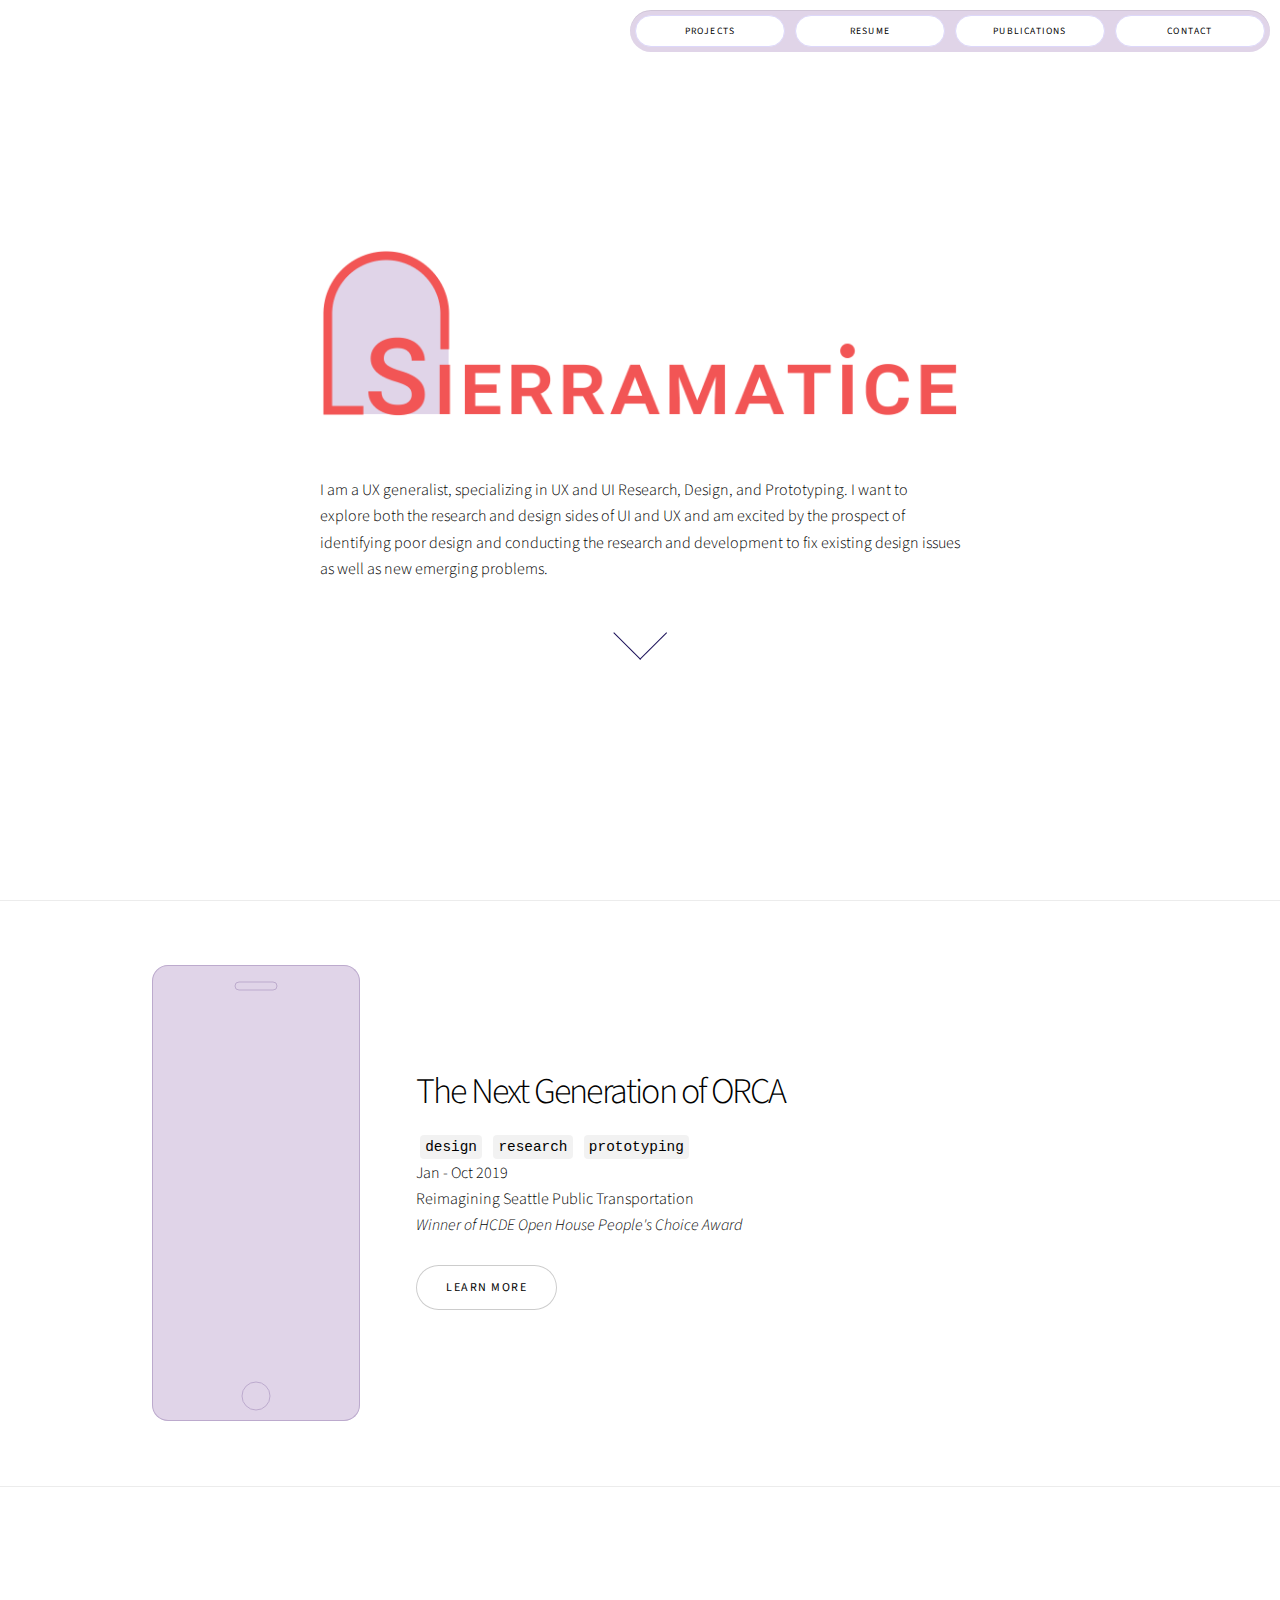
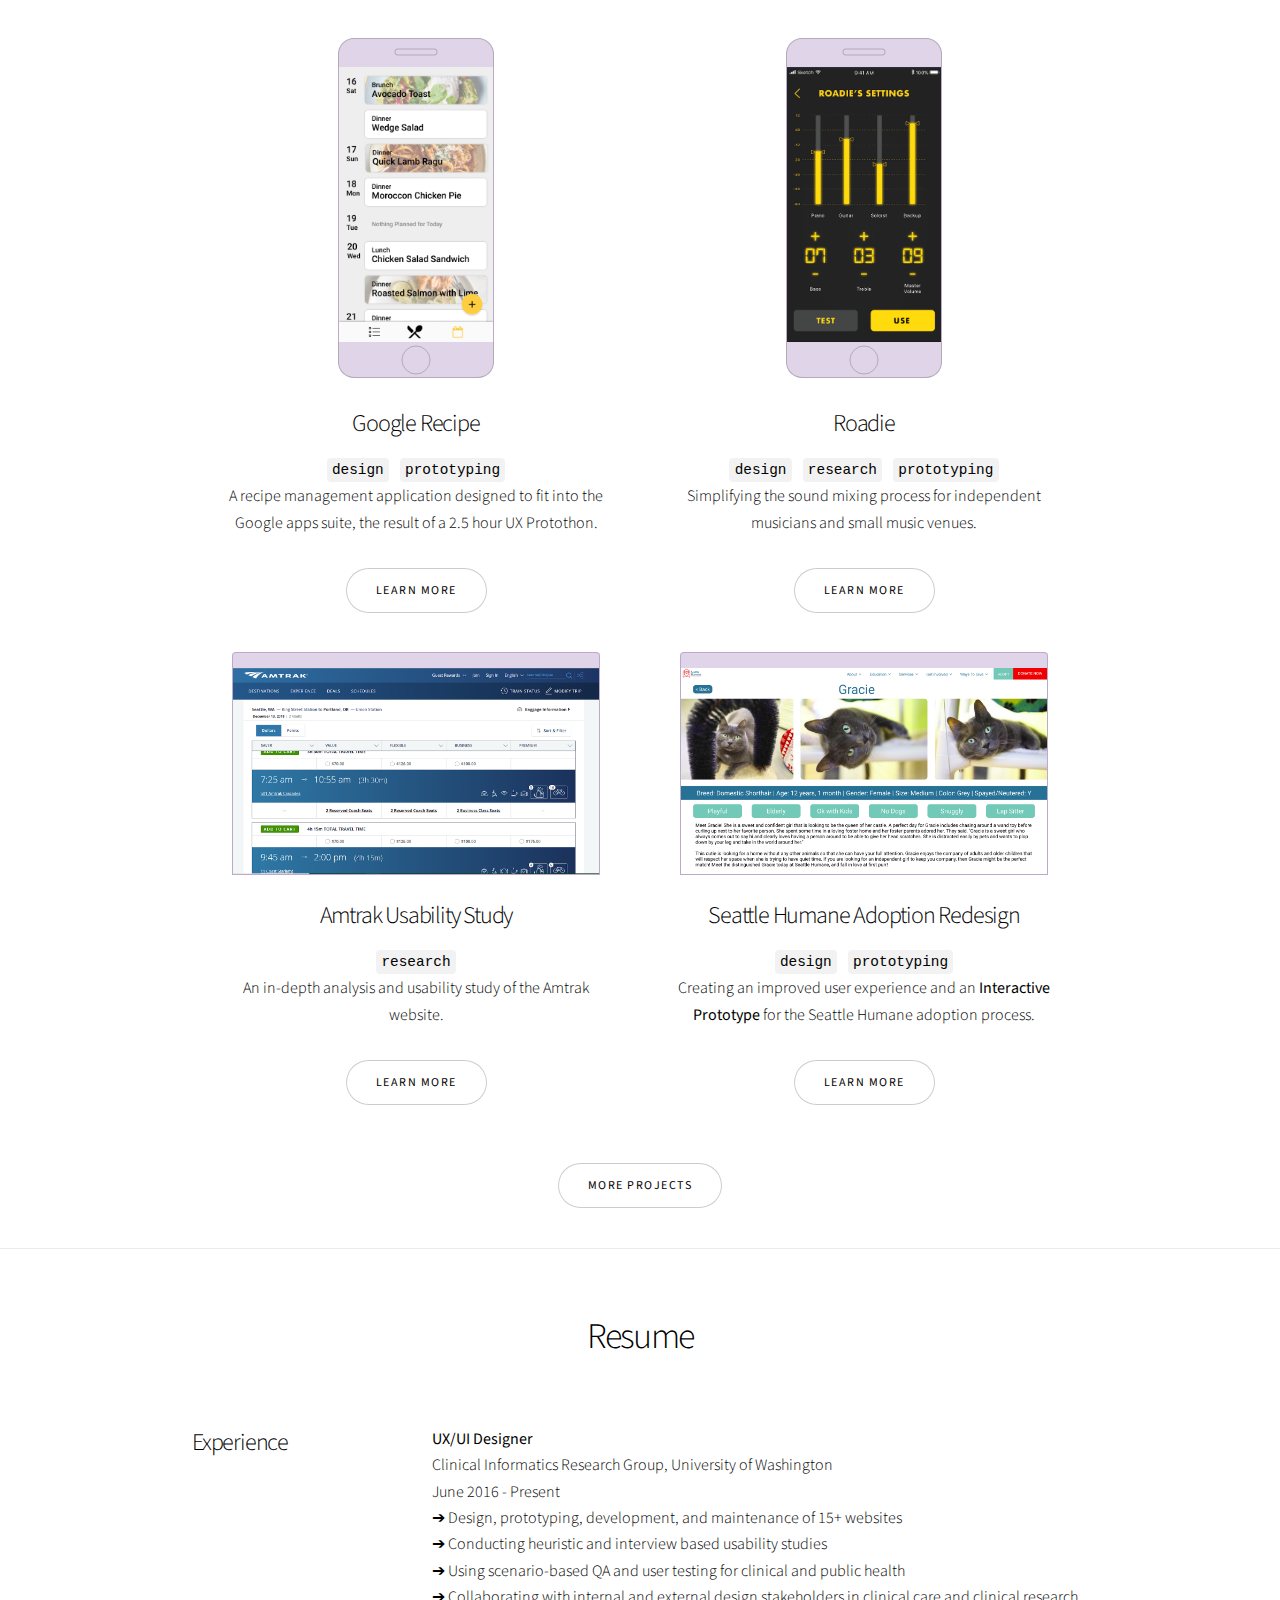
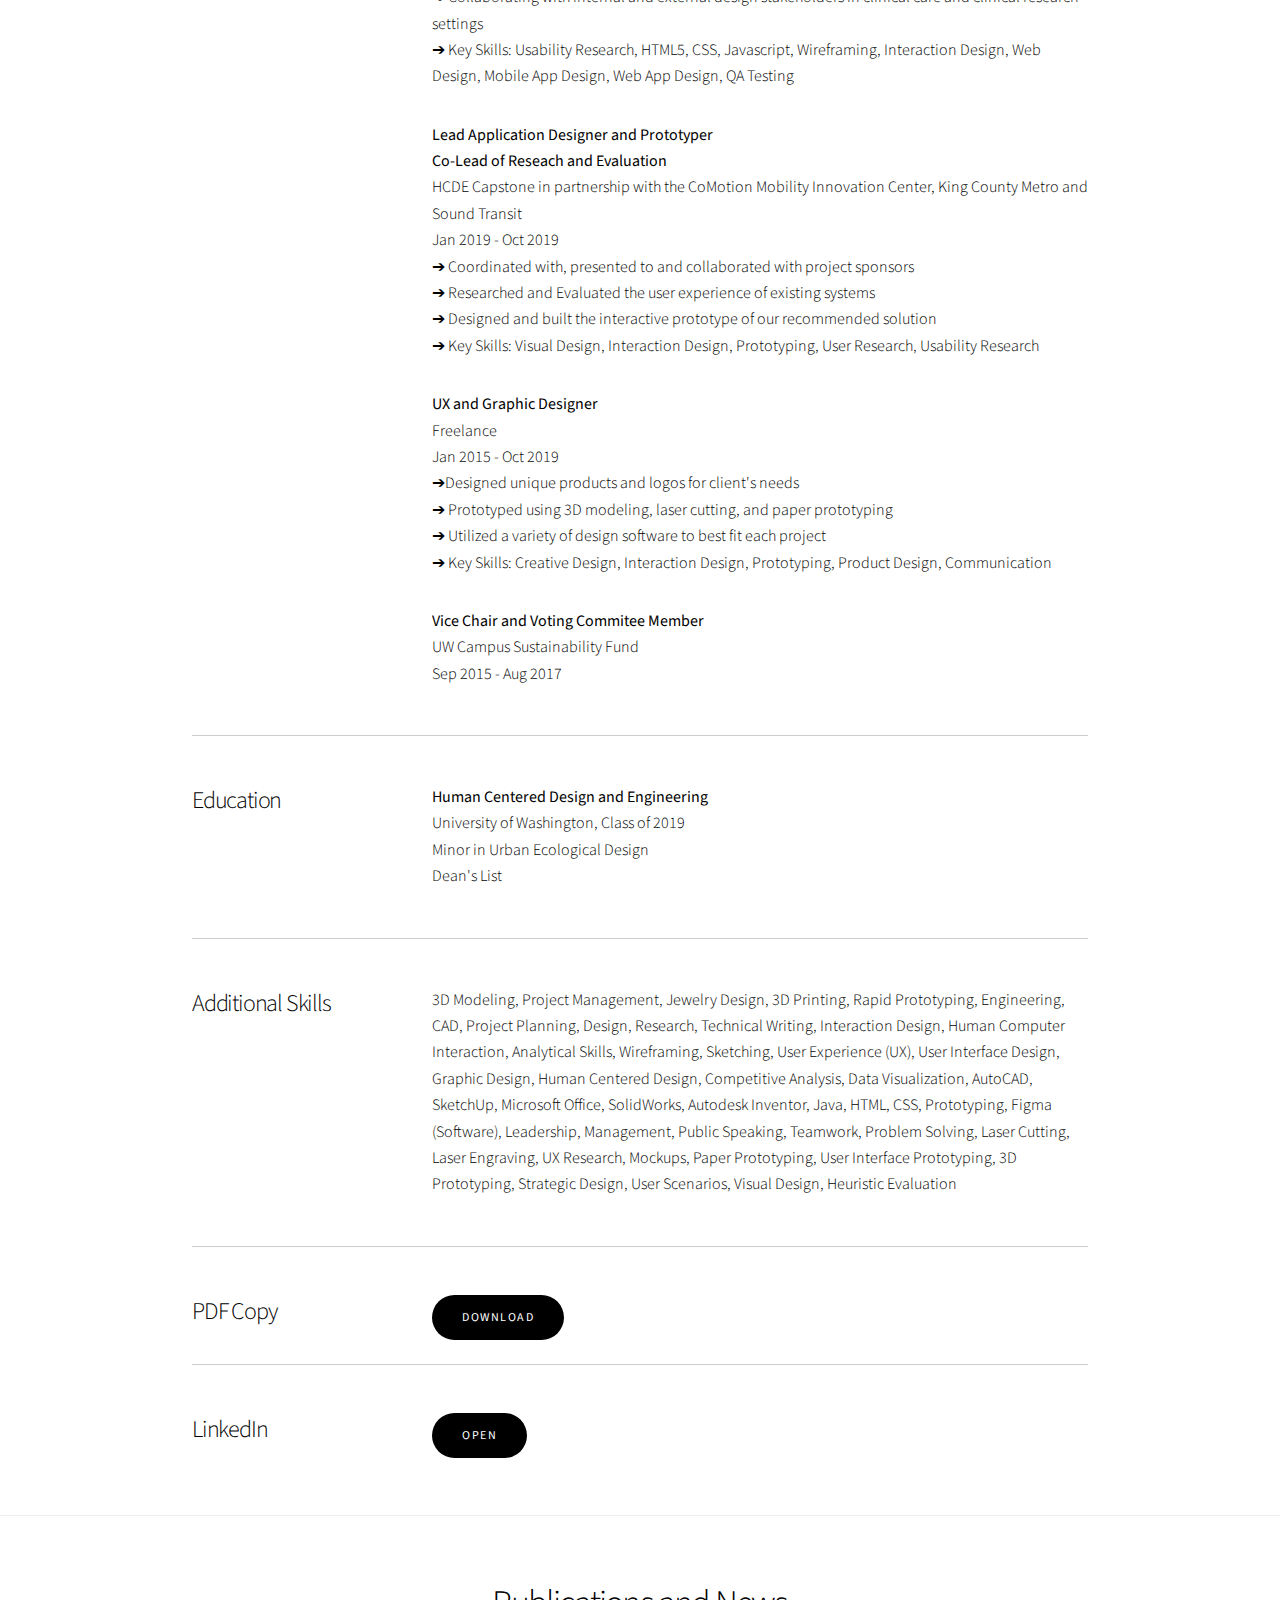
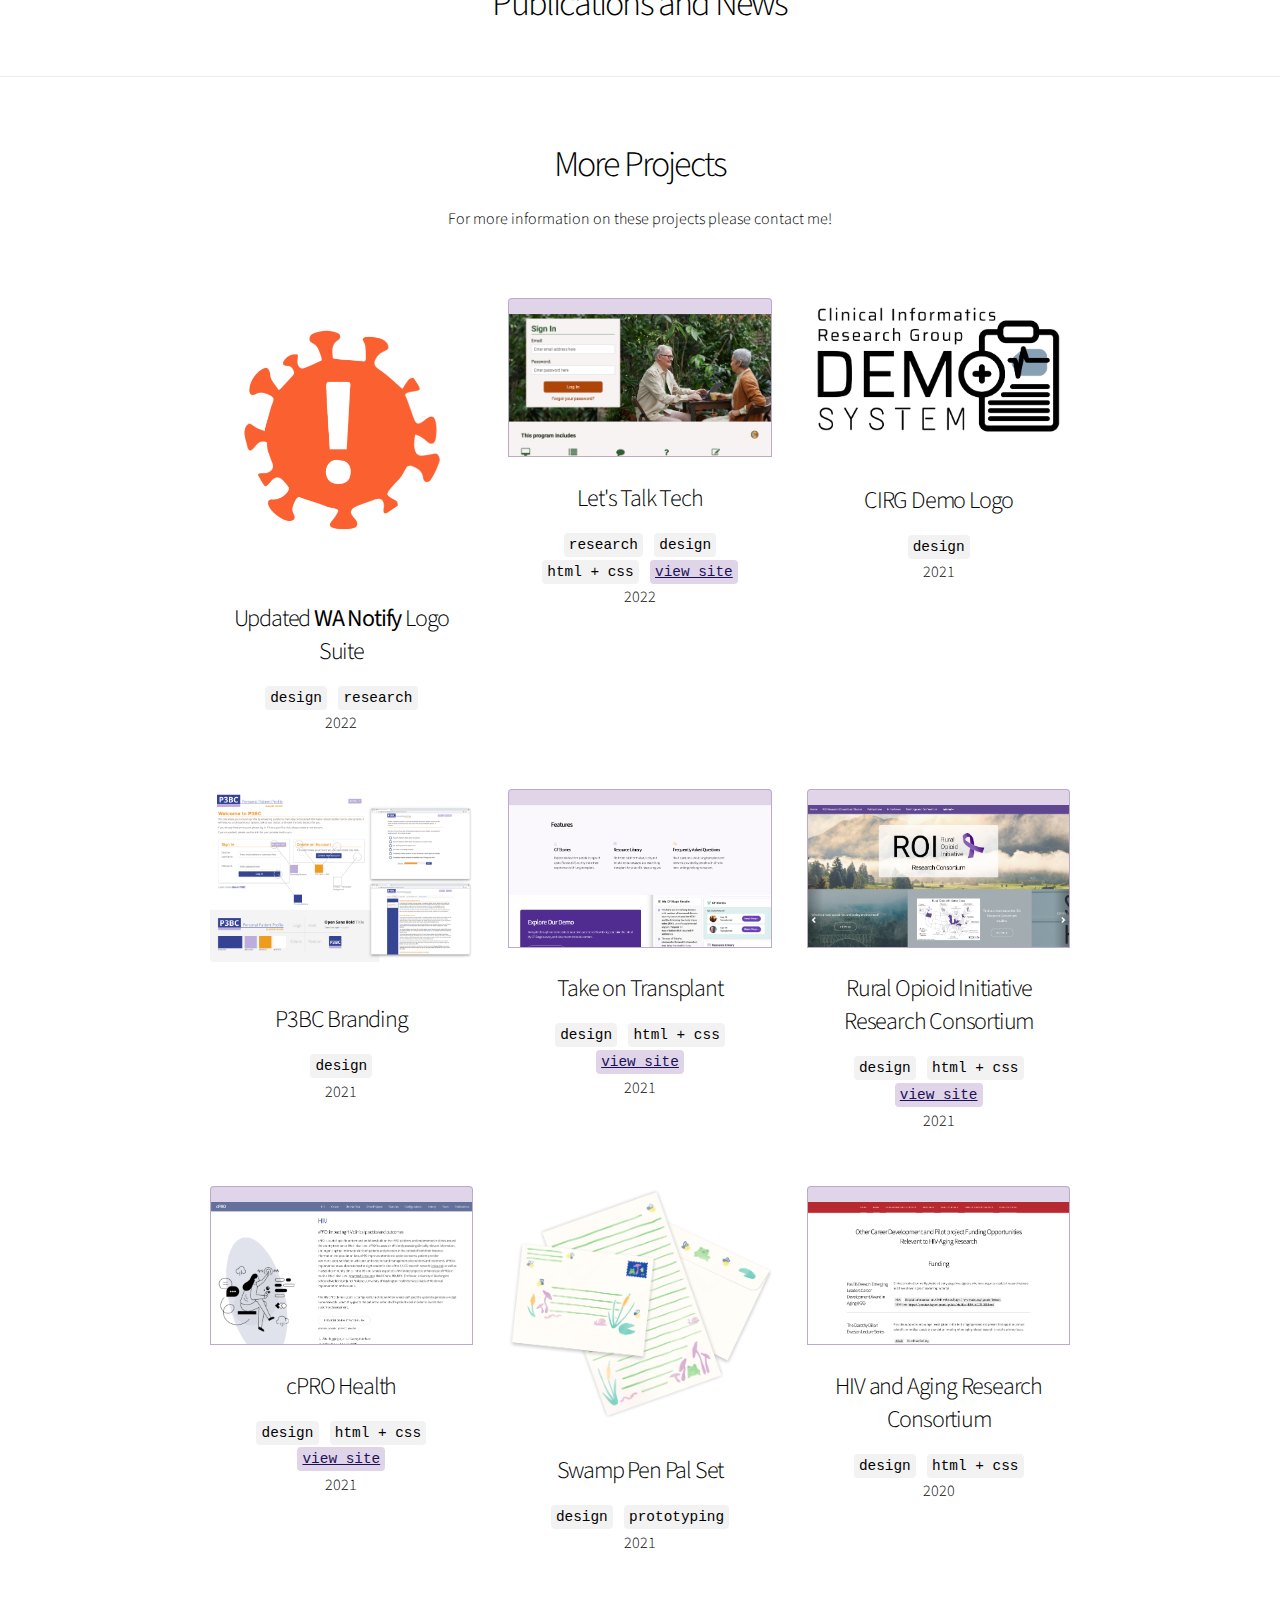
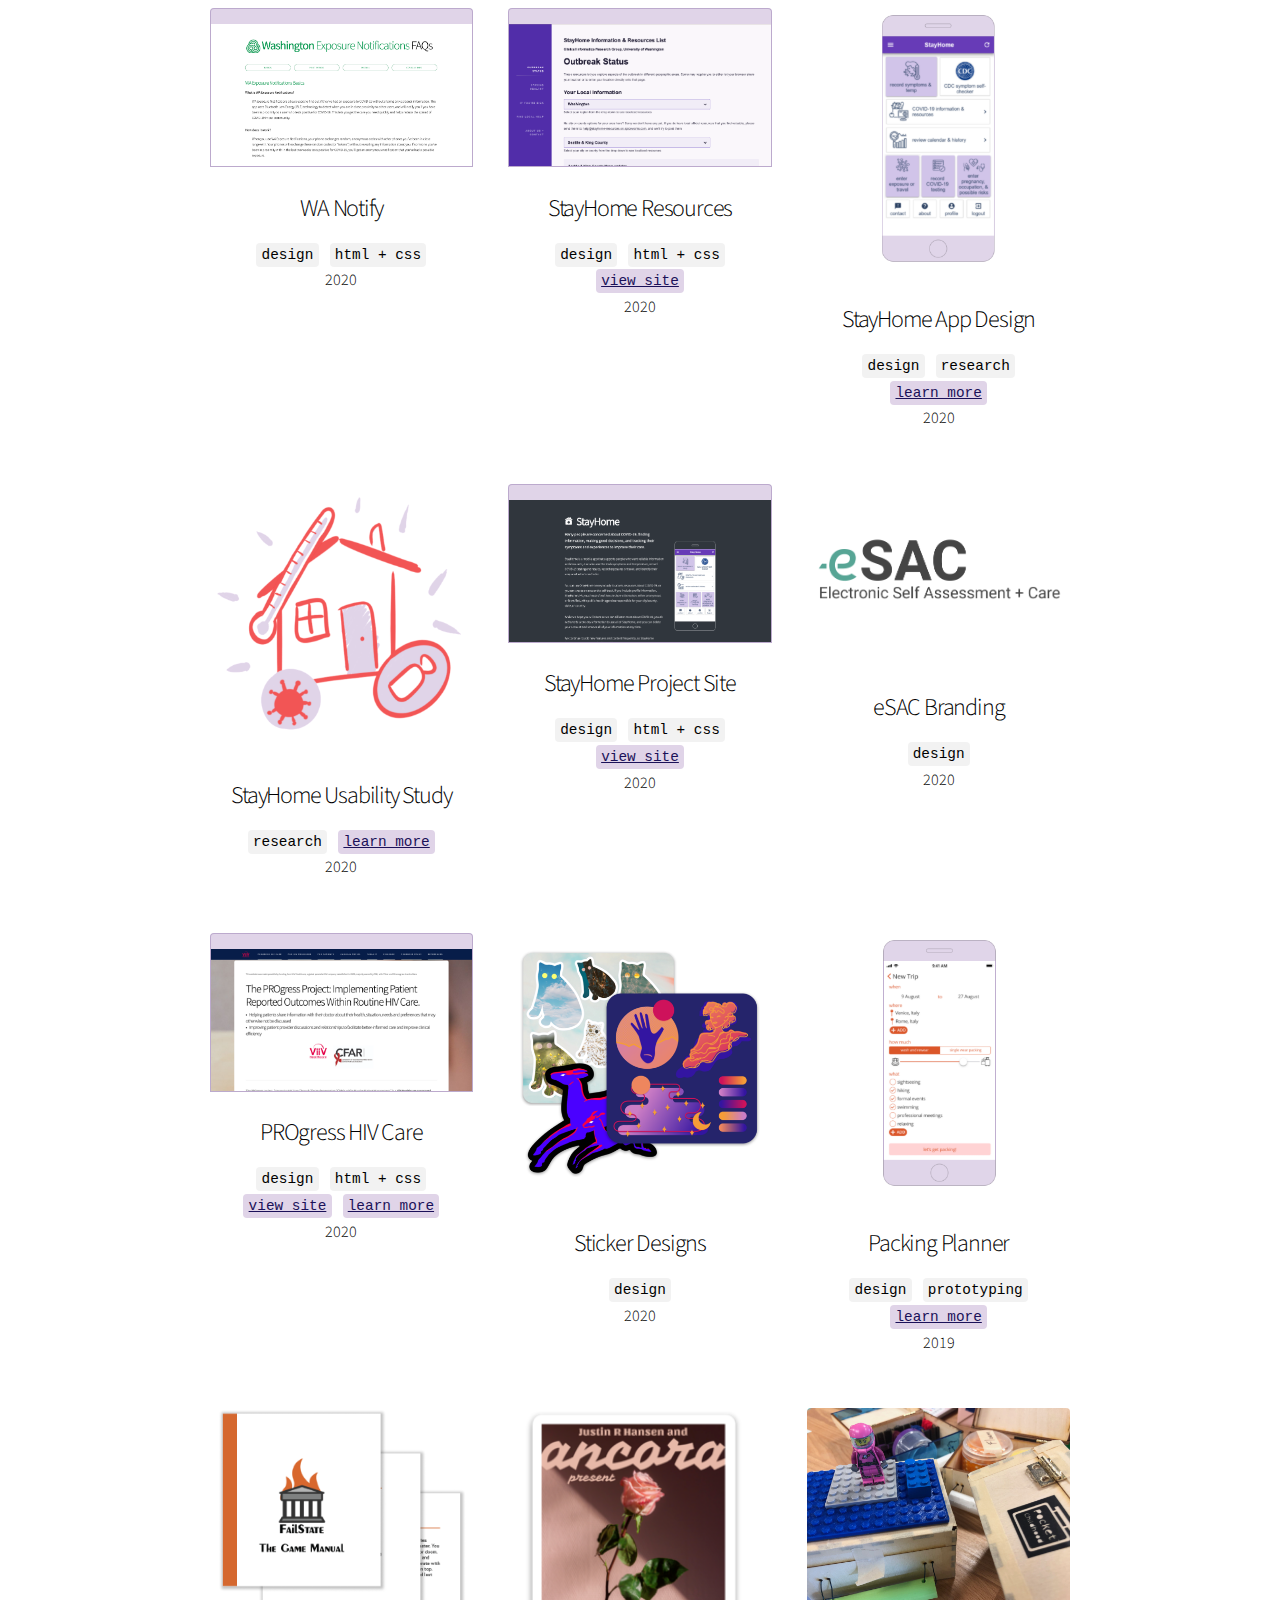
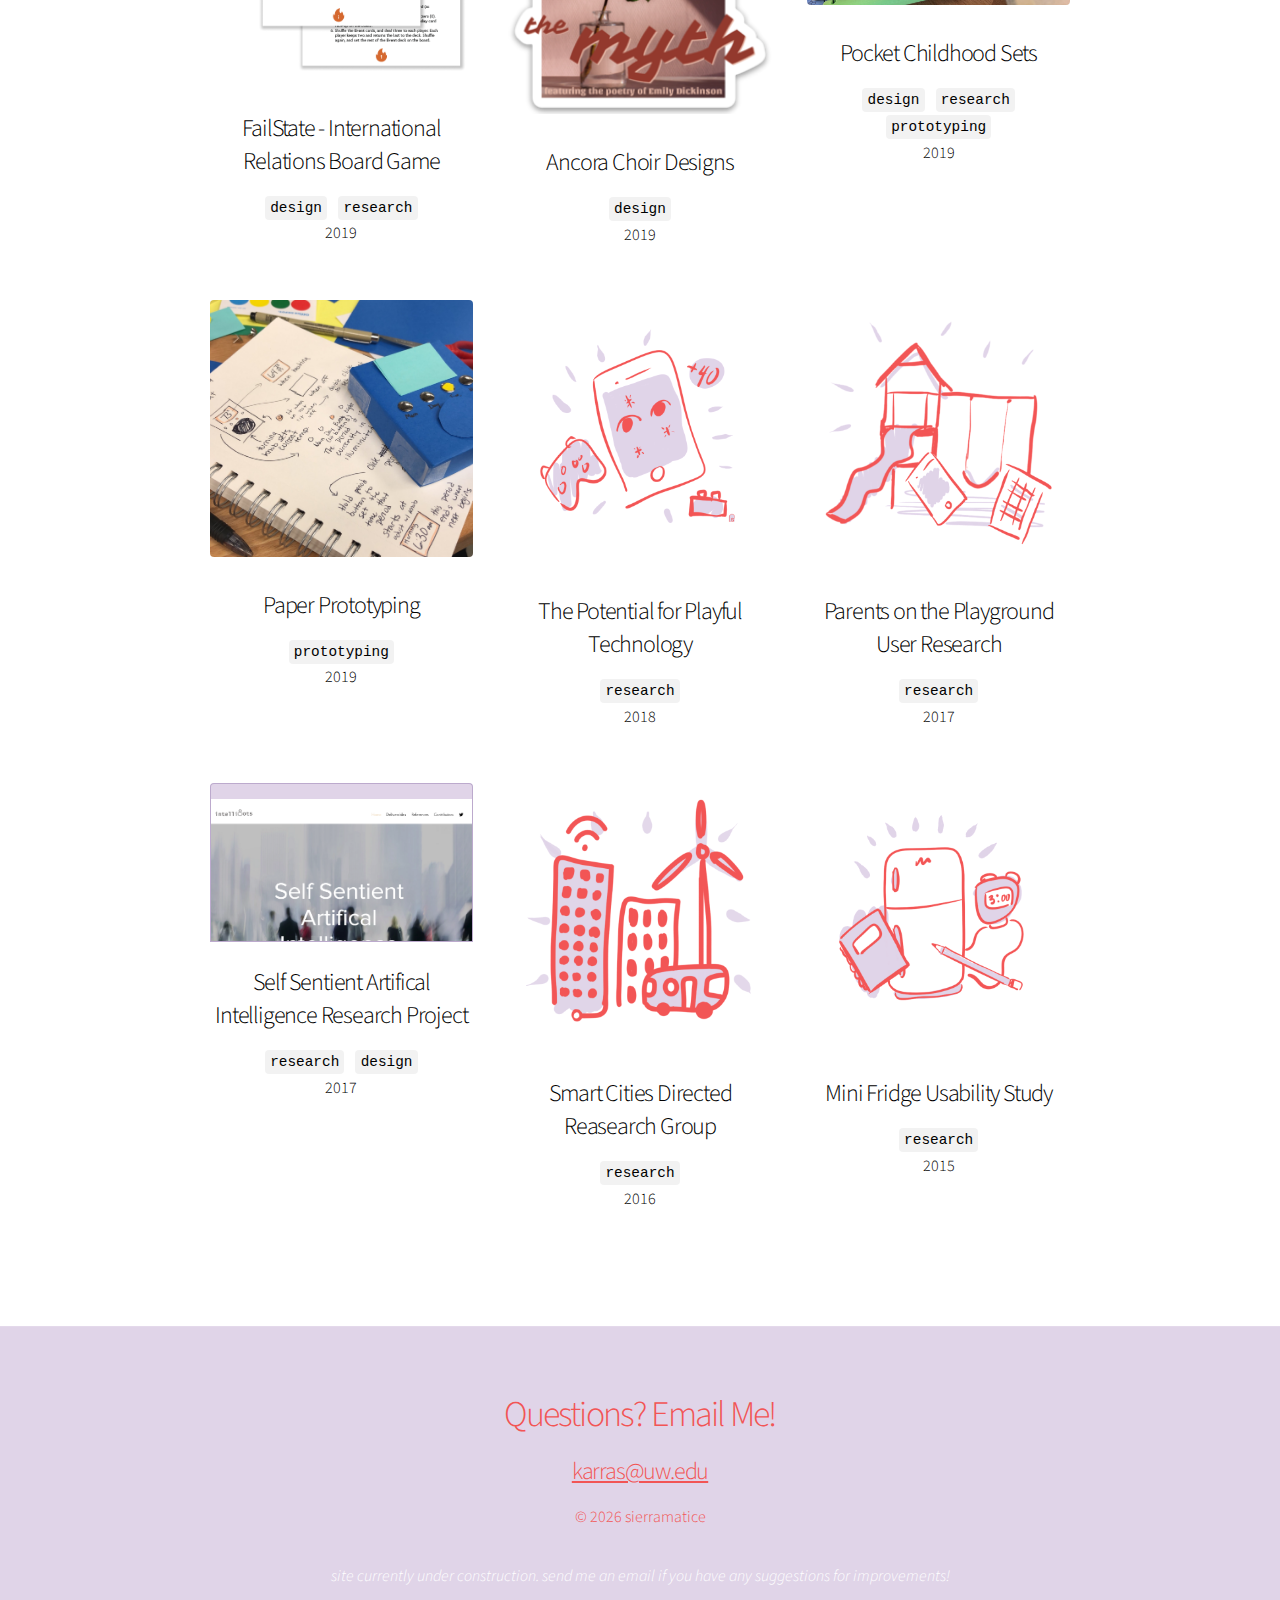
<file: index.html>
<!DOCTYPE HTML>

<html>
	<head>
		<title>Sierramatice</title>
		<link rel="shortcut icon" type="image/x-icon" href="images/mini_logo.png"/>		
		<meta charset="utf-8" />
		<meta name="viewport" content="width=device-width, initial-scale=1, user-scalable=no" />
		<link rel="stylesheet" href="assets/css/main.css" />
		<noscript><link rel="stylesheet" href="assets/css/noscript.css" /></noscript>
		<style type="text/css">
			.researchDisplay {
				-moz-flex-grow: 0;
				-webkit-flex-grow: 0;
				-ms-flex-grow: 0;
				flex-grow: 0;
				-moz-flex-shrink: 0;
				-webkit-flex-shrink: 0;
				-ms-flex-shrink: 0;
				flex-shrink: 0;
				border-radius: 0;
				border-radius: 0.5rem;

				border: solid 1px;
				width: 15rem;
				height: 20rem;
				margin-top: 1rem;
				margin-bottom: 1rem;
				border-color: #BCAACD;
				background-color: #E0D4E8;
			}

			.researchDisplay.small {
				width: 100%;
				height: 9rem;
			}

			.researchDisplay img {
				-moz-object-fit: cover;
				-webkit-object-fit: cover;
				-ms-object-fit: cover;
				object-fit: cover;
				-moz-object-position: top;
				-webkit-object-position: top;
				-ms-object-position: top;
				object-position: top;
				display: block;
				width: 100%;
				height: 50%;
				padding: 0rem 2rem 2rem 2rem;
				border-radius: 0.25rem;
			}

			.researchDisplay p {
				color: #BCAACD;
			}

			.researchDisplay:before {
				border-color: #BCAACD;
				background-color: #E0D4E8;
				content: '';
				display: block;
				background-position: center;
				background-repeat: no-repeat;
				border: solid 1px;
				
			}

			.researchDisplay:before {
				border-color: #BCAACD;
				background-color: #BCAACD;
				height: 5rem;
				background-size: 64px 32px;
				margin-top: -0.25rem;
				border-radius: 0 0 1rem 1rem;
				width: 3rem;
				margin-left: 9rem;
			}

			.researchDisplay:after {
				border-color: #BCAACD;
				background-color: #E0D4E8;
				content: '';
				display: block;
				background-position: center;
				background-repeat: no-repeat;
				border: solid 1px;
				
			}

			.researchDisplay:after {
				border-color: #BCAACD;
				background-color: #BCAACD;
				height: 15rem;
				background-size: 64px 32px;
				margin-top: -6rem;
				border-radius: 0.25rem;
				width: 1.5rem;
				margin-left: -0.5rem;
			}
			
			
			
			.tabDisplay {
				-moz-flex-grow: 0;
				-webkit-flex-grow: 0;
				-ms-flex-grow: 0;
				flex-grow: 0;
				-moz-flex-shrink: 0;
				-webkit-flex-shrink: 0;
				-ms-flex-shrink: 0;
				flex-shrink: 0;
				border-radius: 0;
				border-bottom-right-radius: 0.25;
				border-bottom-left-radius: 0.25;
				border: solid 1px;
				width: 23rem;
				height: 13rem;
				margin-top: 1rem;
				margin-bottom: 1rem;
				border-color: #BCAACD;
				background-color: #E0D4E8;
			}

			.tabDisplay.small {
				width: 100%;
				height: 9rem;
			}

			.tabDisplay img {
				-moz-object-fit: cover;
				-webkit-object-fit: cover;
				-ms-object-fit: cover;
				object-fit: cover;
				-moz-object-position: top;
				-webkit-object-position: top;
				-ms-object-position: top;
				object-position: top;
				display: block;
				width: 100%;
				height: 100%;
				border-radius: 0;
			}

			.tabDisplay:before {
				border-color: #BCAACD;
				background-color: #E0D4E8;
				content: '';
				display: block;
				background-position: center;
				background-repeat: no-repeat;
				border: solid 1px;
				border-bottom: 0;
			}



			.tabDisplay:before {
				border-color: #BCAACD;
				background-color: #E0D4E8;
				height: 1rem;
				background-size: 64px 32px;
				margin-top: -1rem;
				border-radius: 0.25rem 0.25rem 0 0;
				width: calc(100% + 2px);
				margin-left: -1px;
			}


			.appDisplay {
				-moz-flex-grow: 0;
				-webkit-flex-grow: 0;
				-ms-flex-grow: 0;
				flex-grow: 0;
				-moz-flex-shrink: 0;
				-webkit-flex-shrink: 0;
				-ms-flex-shrink: 0;
				flex-shrink: 0;
				border-radius: 0;
				border: solid 1px;
				width: 9.75rem;
				height: 17.33rem;
				margin-top: 2.5rem;
				margin-bottom: 3.5rem;
				border-color: #BCAACD;
				background-color: #E0D4E8;
			}

			.appDisplay img {
				-moz-object-fit: cover;
				-webkit-object-fit: cover;
				-ms-object-fit: cover;
				object-fit: cover;
				-moz-object-position: top;
				-webkit-object-position: top;
				-ms-object-position: top;
				object-position: top;
				display: block;
				width: 100%;
				height: 100%;
				border-radius: 0;
			}

			.appDisplay:before {
				border-color: #BCAACD;
				background-color: #E0D4E8;
				content: '';
				display: block;
				background-position: center;
				background-repeat: no-repeat;
				border: solid 1px;
				border-bottom: 0;
			}

			.appDisplay:after {
				border-color: #BCAACD;
				background-color: #E0D4E8;
				content: '';
				display: block;
				background-position: center;
				background-repeat: no-repeat;
				border: solid 1px;
				border-top: 0;
			}

			.appDisplay:before {
				border-color: #BCAACD;
				background-color: #E0D4E8;
				height: 1.8rem;
				background-size: 64px 32px;
				margin-top: -1.8rem;
				border-radius: 1rem 1rem 0 0;
			}

			.appDisplay:after {
				border-color: #BCAACD;
				background-color: #E0D4E8;
				height: 2.25rem;
				background-size: 64px 32px;
				margin-bottom: -2.25rem;
				border-radius: 0 0 1rem 1rem;
			}

			.appDisplay:before {
				background-image: url("data:image/svg+xml;charset=utf8,%3Csvg xmlns='http://www.w3.org/2000/svg' xmlns:xlink='http://www.w3.org/1999/xlink' width='64px' height='32px' viewBox='0 0 64 32' zoomAndPan='disable'%3E%3Cstyle%3Erect %7Bfill: transparent%3B stroke: rgba(0, 0, 0, 0.2)%3B stroke-width: 1px%3B %7D%3C/style%3E%3Crect rx='3' ry='3' x='11' y='12' width='42' height='6' vector-effect='non-scaling-stroke' /%3E%3C/svg%3E");
				border-color: rgba(0, 0, 0, 0.2);
				width: calc(100% + 2px);
				margin-left: -1px;
			}

			.appDisplay:after {
				background-image: url("data:image/svg+xml;charset=utf8,%3Csvg xmlns='http://www.w3.org/2000/svg' xmlns:xlink='http://www.w3.org/1999/xlink' width='64px' height='32px' viewBox='0 0 64 32' zoomAndPan='disable'%3E%3Cstyle%3Ecircle %7Bfill: transparent%3B stroke: rgba(0, 0, 0, 0.2)%3B stroke-width: 1px%3B %7D%3C/style%3E%3Ccircle cx='32' cy='16' r='14' vector-effect='non-scaling-stroke' /%3E%3C/svg%3E");
				border-color: rgba(0, 0, 0, 0.2);
				width: calc(100% + 2px);
				margin-left: -1px;
			}


		</style>
	</head>
	<body class="is-preload">

		<!-- Wrapper -->
			<div id="wrapper" class="divided">
				<!-- Intro -->
					<section class="banner style5 orient-center content-align-left image-position-center fullscreen onload-image-fade-in onload-content-fade-right">
						<div class="content">
							<h1><img src="images/long_logo.png" style="width: 100%" alt="sierramatice"></h1>
							
							<p><br>I am a UX generalist, specializing in UX and UI Research, Design, and Prototyping. I want to explore both the research and design sides of UI and UX and am excited by the prospect of identifying poor design and conducting the research and development to fix existing design issues as well as new emerging problems.</p>
							
							<div style="display: flex; align-items: center; justify-content: center;">
								<a href="#projects" class="smooth-scroll-middle">
									<div class="arrow"></div>
								</a>
							</div>
						</div>
						
					</section>
				
					<section class="spotlight style3 colorB orient-right content-align-left image-position-center onscroll-image-fade-in" id="first">
						<div class="content">
							<h2 id="projects">The Next Generation of ORCA</h2>
							<code>design</code>
							<code>research</code>
							<code>prototyping</code>
							<p>Jan - Oct 2019<br>Reimagining Seattle Public Transportation <br> <i>Winner of HCDE Open House People's Choice Award</i><br><br> </p>
							<ul class="actions stacked">
								<li><a href="ORCA.html" class="button">Learn More</a></li>
							</ul>
						</div>
						<div class="image">
							<img src="images/Dashboard 1.png" alt="" />
						</div>
					</section>
				<!-- Spotlight 
					<section class="spotlight style3 colorB orient-left content-align-left image-position-center onscroll-image-fade-in" id="first">
						<div class="content">
							<h2 id="projects">Google Recipe</h2>
							<p>Winter 2019<br>A recipe management application designed to fit into the Google apps suite, the result of a 2.5 hour UX Protothon. <br><br> </p>
							<ul class="actions stacked">
								<li><a href="https://sierramatice.medium.com/google-recipe-ux-protothon-f93022611276" class="button">Learn More</a></li>
							</ul>
						</div>
						<div class="image">
							<img src="images/Calender.png" alt="" />
						</div>
					</section>

					<section class="spotlight style3 colorB orient-left content-align-left image-position-center onscroll-image-fade-in" id="first">
						<div class="content">
							<h2 id="projects">Roadie</h2>
							<p>Fall 2017 <br> Simplifying the sound mixing process for independent musicians and small music venues  <br><br><i>opens seperate project site</i><br><br> </p>
							<ul class="actions stacked">
								<li><a href="https://roadieteam.weebly.com/" class="button">Learn More</a></li>
							</ul>
						</div>
						<div class="image">
							<img src="images/roadie.png" alt="" target="_blank"/>
						</div>
					</section>-->
				
				<!--Main Projects-->
					<section class="wrapper style1 align-center">
						<div class="inner">
							<div class="items style3 big">
								

								<section>
									<div class="image appDisplay">
										<a href="https://sierramatice.medium.com/google-recipe-ux-protothon-f93022611276" target="_blank">
											<img src="images/Calender.png" alt="" target="_blank"/>
										</a>
									</div>
									<h3>Google Recipe</h3>
									<code>design</code>
									<code>prototyping</code>
									<p><!--Winter 2019<br>-->A recipe management application designed to fit into the Google apps suite, the result of a 2.5 hour UX Protothon.</p>
									
									<a href="https://sierramatice.medium.com/google-recipe-ux-protothon-f93022611276" class="button" target="_blank">Learn More</a>
								</section>
								
								<section>
									<div class="image appDisplay">
										<a href="https://roadieteam.weebly.com/" target="_blank">
											<img src="images/roadie.png" alt=""  target="_blank"/>
										</a>
									</div>
									<h3 id="projects">Roadie</h3>
									<code>design</code>
									<code>research</code>
									<code>prototyping</code>
									<p><!--Fall 2017 <br>-->Simplifying the sound mixing process for independent musicians and small music venues.</p>
									
									<a href="https://roadieteam.weebly.com/" class="button" target="_blank">Learn More</a>
								</section>
								
								<section>
									<div class="image tabDisplay">
										<a href="https://sierramatice.medium.com/amtrak-usability-study-95202606da93" target="_blank">
											<img src="images/am1.png" alt="" target="_blank"/>
										</a>
									</div>
									<h3>Amtrak Usability Study</h3>
									<code>research</code>
									<p><!--Winter 2019<br>-->An in-depth analysis and usability study of the Amtrak website.</p>
									
									<a href="https://sierramatice.medium.com/amtrak-usability-study-95202606da93" class="button" target="_blank">Learn More</a>
								</section>
								
								<section>
									<div class="image tabDisplay">
										<a href="https://sierramatice.medium.com/seattle-humane-adoption-redesign-interactive-prototype-117842660208" target="_blank">
											<img src="images/Desktop 5.png" alt="" target="_blank"/>
										</a>
									</div>
									<h3>Seattle Humane Adoption Redesign</h3>
									<code>design</code>
									<code>prototyping</code>
									<p>Creating an improved user experience and an <b>Interactive Prototype</b> for the Seattle Humane adoption process.</p>
									
									<a href="https://sierramatice.medium.com/seattle-humane-adoption-redesign-interactive-prototype-117842660208" class="button" target="_blank">Learn More</a>
								</section>
								
								<!--<section>
									<div class="image appDisplay">
										<a href="https://sierramatice.medium.com/packing-calculator-4e57a053ab76" target="_blank">
											 <img src="images/Questions.png" alt=""  target="_blank"/>
										</a>
									</div>
									<h3>Packing Planner</h3>
									<code>design</code>
									<code>prototyping</code>
									<p>A simple process where a user can quickly enter the information about their trip and get a personalized packing list.</p>
									
									<a href="https://sierramatice.medium.com/packing-calculator-4e57a053ab76" class="button" target="_blank">Learn More</a>
								</section>-->
								
								<!--<section>
									<div class="image tabDisplay">
										<a href="https://sierramatice.medium.com/packing-calculator-4e57a053ab76" target="_blank">
											<img src="images/cover_issue_692_en_US.jpeg" alt=""  target="_blank"/>
											<img src="images/WAnotify.png" alt=""  target="_blank"/>
											<img src="images/stayhome resources.png" alt=""  target="_blank"/>
										</a>
									</div>
									<h3>COVID-19 Response</h3>
									<p>A multi-project progression of technological responses to the COVID-19 outbreak. Collaborations with the University of Washington, the Washington State Department of Health, Apple, and Google.</p>
									<code>design</code>
									<code>research</code>
									<code>prototyping</code>
									<code>html+css</code>
									<a href="https://sierramatice.medium.com/packing-calculator-4e57a053ab76" class="button disabled" target="_blank">Coming Soon</a>
								</section>-->


							</div>

							<a href="#more" class="button smooth-scroll-middle">More Projects</a>

						</div>
					</section>
			
					

				<!-- resume -->
					<section class="wrapper style1 align-center" id="">
						<div class="inner">
							<h2 id="resume">Resume</h2>
							<div class="index align-left">
								
								<section>
									<header>
										<h3>Experience</h3>
									</header>
									<div class="content">
										<p><b>UX/UI Designer</b><br>
										Clinical Informatics Research Group, University of Washington<br>
										June 2016 - Present
										<br>➔ Design, prototyping, development, and maintenance of 15+ websites
										<br>➔ Conducting heuristic and interview based usability studies
										<br>➔ Using scenario-based QA and user testing for clinical and public health
										<br>➔ Collaborating with internal and external design stakeholders in clinical care and clinical research settings
										<br>➔ Key Skills: Usability Research, HTML5, CSS, Javascript, Wireframing, Interaction Design, Web Design, Mobile App Design, Web App Design, QA Testing
										</p>

										<p><b>Lead Application Designer and Prototyper<br>
										Co-Lead of Reseach and Evaluation</b><br>HCDE Capstone in partnership with the CoMotion Mobility Innovation Center, King County Metro and Sound Transit<br>Jan 2019 - Oct 2019
										<br>➔ Coordinated with, presented to and collaborated with project sponsors
										<br>➔ Researched and Evaluated the user experience of existing systems
										<br>➔ Designed and built the interactive prototype of our recommended solution
										<br>➔ Key Skills: Visual Design, Interaction Design, Prototyping, User Research, Usability Research
										</p>

										<p><b>UX and Graphic Designer</b><br>
										Freelance<br>Jan 2015 - Oct 2019
										<br>➔Designed unique products and logos for client's needs
										<br>➔ Prototyped using 3D modeling, laser cutting, and paper prototyping
										<br>➔ Utilized a variety of design software to best fit each project
										<br>➔ Key Skills: Creative Design, Interaction Design, Prototyping, Product Design,
										Communication
										</p>

										<p><b>Vice Chair and Voting Commitee Member</b><br>UW Campus Sustainability Fund<br>Sep 2015 - Aug 2017</p>
									</div>
								</section>
								<section>
									<header>
										<h3>Education</h3>
									</header>
									<div class="content">
										<p><b>Human Centered Design and Engineering</b>
										</br>University of Washington, Class of 2019
										</br>Minor in Urban Ecological Design
										</br>Dean's List</p>
									</div>
								</section>
								<section>
									<header>
										<h3>Additional Skills</h3>
									</header>
									<div class="content">
										<p>3D Modeling, Project Management, Jewelry Design, 3D Printing, Rapid Prototyping, Engineering, CAD, Project Planning, Design, Research, Technical Writing, Interaction Design, Human Computer Interaction, Analytical Skills, Wireframing, Sketching, User Experience (UX), User Interface Design, Graphic Design, Human Centered Design, Competitive Analysis, Data Visualization, AutoCAD, SketchUp, Microsoft Office, SolidWorks, Autodesk Inventor, Java, HTML, CSS, Prototyping, Figma (Software), Leadership, Management, Public Speaking, Teamwork, Problem Solving, Laser Cutting, Laser Engraving, UX Research, Mockups, Paper Prototyping, User Interface Prototyping, 3D Prototyping, Strategic Design, User Scenarios, Visual Design, Heuristic Evaluation </p>
									</div>
								</section>
								<section>
									<header>
										<h3>PDF Copy</h3>
									</header>
									<div class="content">
										<a href="pdfs/Karras_Resume_Feb2021.pdf" class="button primary" target="_blank">download</a>
									</div>
								</section>
								<section>
									<header>
										<h3>LinkedIn</h3>
									</header>
									<div class="content">
										<a href="https://www.linkedin.com/in/sierramatice-karras/" class="button primary" target="_blank">open</a>
									</div>
								</section>
		
							</div>
						</div>
					</section>

				<!--Publications-->
					<section class="wrapper style1 align-left" id="">
						<div class="inner">
							<div style="display: flex; align-items: center; justify-content: center;">
								<h2 id="pubs">Publications and News</h2>
							</div>
							<script src="https://bibbase.org/show?bib=https%3A%2F%2Fapi.zotero.org%2Fusers%2F3348221%2Fcollections%2FSRARFLT4%2Fitems%3Fkey%3DYvD8c75erJNseByJ7Tph3N5a%26format%3Dbibtex%26limit%3D100&theme=mila&owner=karras&fullnames=1&jsonp=1"></script>
						</div>
					</section>
				
				<!-- Small Projects -->
					<section class="wrapper style1 align-center">
						<div class="inner">
							<h2 id="more">More Projects</h2>
							<p>For more information on these projects please contact me!</p>
							<div class="items style3 small">
							
								<section>
									<div class="image small">
										<img src="images/Wa Notify Icon - Orange.png" alt=""  class="image fit" target="_blank"/>
									</div>
									<h3>Updated <b>WA Notify</b> Logo Suite</h3>
									<code>design</code>	<code>research</code> 
									<!--<code style="background-color: #E0D4E8;"><a href="https://doh.wa.gov/emergencies/covid-19/wa-notify" target="_blank">learn more about WA Notify</a></code>-->
									<p>2022</p>

								</section>
								<section>
									<div class="image tabDisplay small">
										<img src="images/letstalktech.png" alt=""  class="image fit" target="_blank"/>
									</div>
									<h3>Let's Talk Tech</h3>
									<code>research</code> <code>design</code>	<code>html + css</code>	<code style="background-color: #E0D4E8;"><a href="https://letstalktech.uw.edu/" target="_blank">view site</a></code>							
									<p>2022</p>

								</section>

								<section>
									<div class="image small">
										<img src="images/Demo System Logo.png" alt=""  class="image fit" target="_blank"/>
									</div>
									<h3>CIRG Demo Logo</h3>
									<code>design</code>									
									<p>2021</p>

								</section>
								
								<section>
									<div class="image small">
										<img src="images/P3BC Design Ref.png" alt=""  class="image fit" target="_blank"/>
									</div>
									<h3>P3BC Branding</h3>
									<code>design</code>									
									<p>2021</p>

								</section>
								
								<section>
									<div class="image tabDisplay small">
										<img src="images/Tot.png" alt=""  class="image fit" target="_blank"/>
									</div>
									<h3>Take on Transplant</h3>
									<code>design</code>
									<code>html + css</code>
									<code style="background-color: #E0D4E8;"><a href="https://takeontransplant.org/" target="_blank">view site</a></code>
									<p>2021</p>
								</section>
								
								<section>
									<div class="image tabDisplay small">
										<img src="images/ROI.png" alt=""  class="image fit" target="_blank"/>
									</div>
									<h3>Rural Opioid Initiative Research Consortium</h3>
									<code>design</code>
									<code>html + css</code>
									<code style="background-color: #E0D4E8;"><a href="https://ruralopioidinitiative.org/" target="_blank">view site</a></code>
									<p>2021</p>
								</section>
								
								<section>
									<div class="image tabDisplay small">
										<img src="images/cPRO.png" alt=""  class="image fit" target="_blank"/>
									</div>
									<h3>cPRO Health</h3>
									<code>design</code>
									<code>html + css</code>
									<code style="background-color: #E0D4E8;"><a href="https://cprohealth.org/" target="_blank">view site</a></code>
									<p>2021</p>
								</section>
								
								<section>
									<img src="images/pen pal.png" alt=""  target="_blank" class="image fit"/>
									<h3>Swamp Pen Pal Set</h3>
									<code>design</code>
									<code>prototyping</code>
									<p>2021</p>
								</section>
								
								<section>
									<div class="image tabDisplay small">
										<img src="images/HIV-ARC.png" alt=""  class="image fit" target="_blank"/>
									</div>
									<h3>HIV and Aging Research Consortium</h3>
									<code>design</code>
									<code>html + css</code>
									<!-- <code style="background-color: #E0D4E8;"><a href="https://cprohealth.org/" target="_blank">view site</a></code> -->
									<p>2020</p>
								</section>
								
								<section>
									<div class="image tabDisplay small">
										<img src="images/WAnotify.png" alt=""  class="image fit" target="_blank"/>
									</div>
									<h3>WA Notify</h3>
									<code>design</code>
									<code>html + css</code>
									<!--<code style="background-color: #E0D4E8;"><a href="https://uwcirg.github.io/stayhomeresources/" target="_blank">view site</a></code>
									-->
									<p>2020</p>
								</section>
								
								<section>
									<div class="image tabDisplay small">
										<img src="images/stayhome resources.png" alt=""  class="image fit" target="_blank"/>
									</div>
									<h3>StayHome Resources</h3>
									<code>design</code>
									<code>html + css</code>
									<code style="background-color: #E0D4E8;"><a href="https://uwcirg.github.io/stayhomeresources/" target="_blank">view site</a></code>
									<p>2020</p>
								</section>
								
								<section>
									<img src="images/StayHome_App.png" alt=""  target="_blank" class="image fit"/>
									<h3>StayHome App Design</h3>
									<code>design</code>
									<code>research</code>
									<code style="background-color: #E0D4E8;"><a href="#pubs" class="smooth-scroll-middle">learn more</a></code>
									<p>2020<br></p>
								</section>
								
								<section>
									<img src="images/stayhome doodle.png" alt=""  target="_blank" class="image fit"/>
									<h3>StayHome Usability Study</h3>
									<code>research</code>
									<code style="background-color: #E0D4E8;"><a href="#pubs" class="smooth-scroll-middle">learn more</a></code>
									<p>2020<br></p>
								</section>
								
								<section>
									<div class="image tabDisplay small">
										<img src="images/stayhome project.png" alt=""  class="image fit" target="_blank"/>
									</div>
									<h3>StayHome Project Site</h3>
									<code>design</code>
									<code>html + css</code>
									<code style="background-color: #E0D4E8;"><a href="https://uwcirg.github.io/stayhome-project/" target="_blank">view site</a></code>
									<p>2020</p>
								</section>
								
								<section>
									<img src="images/eSAC + text.large.png" alt=""  target="_blank" class="image fit"/>
									<h3>eSAC Branding</h3>
									<code>design</code>
									<p>2020<br></p>
								</section>

								<section>
									<div class="image tabDisplay small">
										<img src="images/PROgress.png" alt=""  class="image fit" target="_blank"/>
									</div>
									<h3>PROgress HIV Care</h3>
									<code>design</code>
									<code>html + css</code>
									<code style="background-color: #E0D4E8;"><a href="https://progresshivcare.org/" target="_blank">view site</a></code>
									<code style="background-color: #E0D4E8;"><a href="#pubs" class="smooth-scroll-middle">learn more</a></code>
									<p>2020</p>
								</section>
								
								<!--<section>
									<img src="images/cosri.png" alt=""  target="_blank" class="image fit"/>
									<h3>COSRI Usability Study</h3>
									<p>2020<br></p>
								</section>-->

								<section>
									<img src="images/stickers.png" alt=""  target="_blank" class="image fit"/>
									<h3>Sticker Designs</h3>
									<code>design</code>
									<p>2020<br></p>
								</section>
								
								<section>
									
									<img src="images/packing planner_phone.png" alt=""  class="image fit" target="_blank"/>
									
									<h3>Packing Planner</h3>
									<code>design</code>
									<code>prototyping</code>
									<code style="background-color: #E0D4E8;"><a href="https://sierramatice.medium.com/packing-calculator-4e57a053ab76" target="_blank">learn more</a></code>
									<p>2019</p>
								</section>
								
								<!--<section>
									<img src="images/Dashboard 1.png" alt=""  target="_blank" class="image fit"/>
									<h3>The Next Generation of ORCA</h3>
									<code>design</code>
									<code>research</code>
									<code>prototyping</code>
									<code style="background-color: #E0D4E8;"><a href="ORCA.html" class="smooth-scroll-middle">learn more</a></code>
									<p>2019<br></p>
								</section>-->

								<section>
									<div class="image">
										<img src="images/FailState.png" alt=""  target="_blank" class="image fit"/>
									</div>
									<h3>FailState - International Relations Board Game</h3>
									<code>design</code>
									<code>research</code>
									<p>2019<br></p>
								</section>
								
								<section>
									<img src="images/ancora.png" alt=""  target="_blank" class="image fit"/>
									<h3>Ancora Choir Designs</h3>
									<code>design</code>
									<p>2019<br></p>
								</section>
								
								<section>
									<img src="images/IMG_9687.jpg" alt=""  target="_blank" class="image fit"/>
									<h3>Pocket Childhood Sets</h3>
									<code>design</code>
									<code>research</code>
									<code>prototyping</code>
									<p>2019<br></p>
								</section>
								
								<section>
									<img src="images/image1_edited.jpg" alt=""  target="_blank" class="image fit"/>
									<h3>Paper Prototyping</h3>
									<code>prototyping</code>
									<p>2019<br></p>
								</section>
								
								<!--<section>
									<img src="images/Square Hogwarts - Light Purple.png" alt=""  target="_blank" class="image fit"/>
									<h3>UW Libraries Triwizard Trivia Tournament Logo</h3>
									<code>design</code>
									<p>2019<br></p>
								</section>-->
								
								<section>
									<img src="images/playful.png" alt=""  target="_blank" class="image fit"/>
									<h3>The Potential for Playful Technology</h3>
									<code>research</code>
									<p>2018<br></p>
								</section>
								
								<!--<section>
									<img src="images/IMG_9286.jpg" alt=""  target="_blank" class="image fit"/>
									<h3>Embroidery</h3>
									<code>design</code>
									<p>2018<br></p>
								</section>-->
								
								<!--<section>
									<img src="images/Roadie.png" alt=""  target="_blank" class="image fit"/>
									<h3>Roadie</h3>
									<code>design</code>
									<code>research</code>
									<code>prototyping</code>
									<code style="background-color: #E0D4E8;"><a href="https://roadieteam.weebly.com/" class="smooth-scroll-middle">learn more</a></code>
									<p>2019<br></p>
								</section>-->

								<section>
									<img src="images/play.png" alt=""  target="_blank" class="image fit"/>
									<h3>Parents on the Playground User Research</h3>
									<code>research</code>
									<p>2017<br></p>
								</section>
								
								<section>
									<div class="image tabDisplay small">
										<img src="images/300 web page.png" alt=""  class="image fit" target="_blank"/>
									</div>
									<h3>Self Sentient Artifical Intelligence Research Project</h3>
									<code>research</code>
									<code>design</code>
									<p>2017<!--<br><span style="font-size: 0.75em;">Hannah A. Burkhardt, Pascal S. Brandt1, Jenney R. Lee, Sierramatice W. Karras, Paul F. Bugni, Ivan Cvitkovic, Amy Y. Chen, William B. Lober</span>--></p>
									<!--<a href="https://hcde300project.wixsite.com/intellibots" class="button" target="_blank">View Site</a>-->
								</section>
								
								<!--<section>
									<img src="images/library.png" alt=""  target="_blank" class="image fit"/>
									<h3>Odegaard Library User Research</h3>
									<p>2015<br></p>
								</section>-->
								
								<section>
									<img src="images/SmartCities.PNG" alt=""  target="_blank" class="image fit"/>
									<h3>Smart Cities Directed Reasearch Group</h3>
									<code>research</code>
									<p>2016<br></p>
								</section>
								
								<section>
									<img src="images/fridge.png" alt=""  target="_blank" class="image fit"/>
									<h3>Mini Fridge Usability Study</h3>
									<code>research</code>
									<p>2015<br></p>
								</section>

								<!--<section>
									<img src="images/IMG_1370.JPG" alt=""  target="_blank" class="image fit"/>
									<h3>Sewing</h3>
									<p>2020<br></p>
								</section>-->
								
								



							</div>
						</div>
					</section>
				
				<!--Contact-->
					<section class="wrapper style1 color2 align-center invert">
						<div class="inner">
							<h2 id="contact" style="color: #F25555;">Questions? Email Me!</h2>
							<h3><a href="mailto:karras@uw.edu" style="color: #F25555;">karras@uw.edu</a></h3>
							<p style="color: #F25555;">© <script>document.write( new Date().getFullYear() );</script> sierramatice</p>
							<p style="size: 0.7em"><i>site currently under construction. send me an email if you have any suggestions for improvements!</i></p>

						</div>
					</section>

				<!-- Menu -->
					<div class="menu">
						
						<a href="#projects" class="button fit small smooth-scroll-middle">projects</a>
						<a href="#resume" class="button fit small smooth-scroll-middle">resume</a>
						<a href="#pubs" class="button fit small smooth-scroll-middle">publications</a>
						<a href="#contact" class="button fit small smooth-scroll-middle">contact</a>

					</div>

			</div>

		<!-- Scripts -->
			<script src="assets/js/jquery.min.js"></script>
			<script src="assets/js/jquery.scrollex.min.js"></script>
			<script src="assets/js/jquery.scrolly.min.js"></script>
			<script src="assets/js/browser.min.js"></script>
			<script src="assets/js/breakpoints.min.js"></script>
			<script src="assets/js/util.js"></script>
			<script src="assets/js/main.js"></script>

	</body>
</html>
</file>
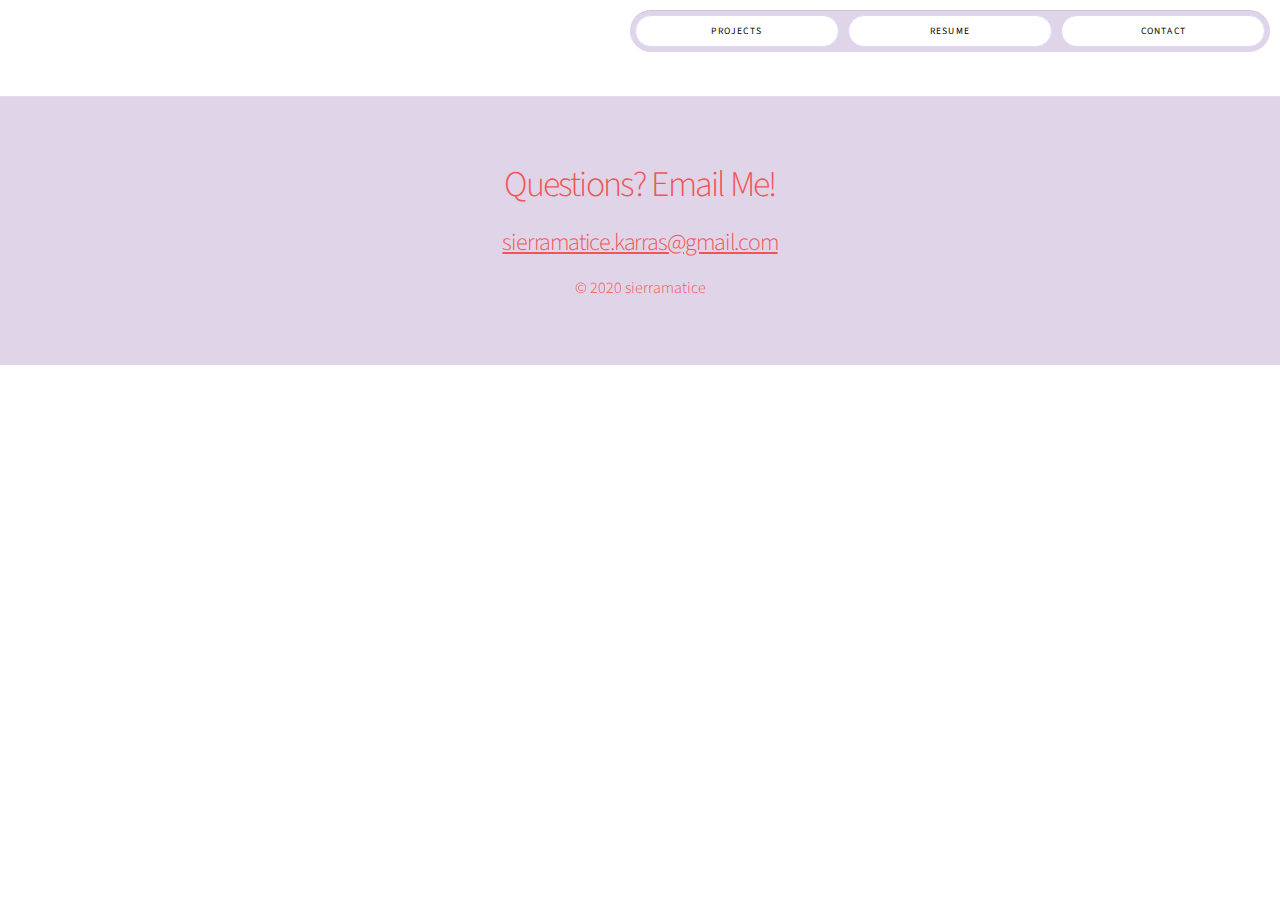
<file: template.html>
<!DOCTYPE HTML>

<html>
	<head>
		<title>Sierramatice</title>
		<link rel="shortcut icon" type="image/x-icon" href="images/mini_logo.png"/>		
		<meta charset="utf-8" />
		<meta name="viewport" content="width=device-width, initial-scale=1, user-scalable=no" />
		<link rel="stylesheet" href="assets/css/main.css" />
		<noscript><link rel="stylesheet" href="assets/css/noscript.css" /></noscript>
	</head>
	<body class="is-preload">

		<!-- Wrapper -->
			<div id="wrapper" class="divided">

				<!-- Intro -->
					<section class="spotlight style3 colorB orient-right content-align-left image-position-center onscroll-image-fade-in">
						<div class="content">
						
            
            </div>
					</section>
				
				<!--Contact-->
					<section class="wrapper style1 color2 align-center invert">
						<div class="inner">
							<h2 id="contact" style="color: #F25555;">Questions? Email Me!</h2>
							<h3><a href="mailto:sierramatice.karras@gmail.com" style="color: #F25555;">sierramatice.karras@gmail.com</a></h3>
							<p style="color: #F25555;">© 2020 sierramatice</p>
						</div>
					</section>

				<!-- Menu -->
					<div class="menu">
						
						<a href="index.html#projects" class="button fit small smooth-scroll-middle">projects</a>
						<a href="index.html#resume" class="button fit small smooth-scroll-middle">resume</a>
						<a href="index.html#contact" class="button fit small smooth-scroll-middle">contact</a>

					</div>

			</div>

		<!-- Scripts -->
			<script src="assets/js/jquery.min.js"></script>
			<script src="assets/js/jquery.scrollex.min.js"></script>
			<script src="assets/js/jquery.scrolly.min.js"></script>
			<script src="assets/js/browser.min.js"></script>
			<script src="assets/js/breakpoints.min.js"></script>
			<script src="assets/js/util.js"></script>
			<script src="assets/js/main.js"></script>

	</body>
</html>
</file>
<file: assets/css/noscript.css>
/*
	Story by HTML5 UP
	html5up.net | @ajlkn
	Free for personal and commercial use under the CCA 3.0 license (html5up.net/license)
*/

/* Banner (transitions) */

	.banner.onload-content-fade-up .content {
		-moz-transition: none;
		-webkit-transition: none;
		-ms-transition: none;
		transition: none;
	}

	body.is-preload .banner.onload-content-fade-up .content {
		-moz-transform: none;
		-webkit-transform: none;
		-ms-transform: none;
		transform: none;
		opacity: 1;
	}

	.banner.onload-content-fade-down .content {
		-moz-transition: none;
		-webkit-transition: none;
		-ms-transition: none;
		transition: none;
	}

	body.is-preload .banner.onload-content-fade-down .content {
		-moz-transform: none;
		-webkit-transform: none;
		-ms-transform: none;
		transform: none;
		opacity: 1;
	}

	.banner.onload-content-fade-left .content {
		-moz-transition: none;
		-webkit-transition: none;
		-ms-transition: none;
		transition: none;
	}

	body.is-preload .banner.onload-content-fade-left .content {
		-moz-transform: none;
		-webkit-transform: none;
		-ms-transform: none;
		transform: none;
		opacity: 1;
	}

	.banner.onload-content-fade-right .content {
		-moz-transition: none;
		-webkit-transition: none;
		-ms-transition: none;
		transition: none;
	}

	body.is-preload .banner.onload-content-fade-right .content {
		-moz-transform: none;
		-webkit-transform: none;
		-ms-transform: none;
		transform: none;
		opacity: 1;
	}

	.banner.onload-content-fade-in .content {
		-moz-transition: none;
		-webkit-transition: none;
		-ms-transition: none;
		transition: none;
	}

	body.is-preload .banner.onload-content-fade-in .content {
		-moz-transform: none;
		-webkit-transform: none;
		-ms-transform: none;
		transform: none;
		opacity: 1;
	}

	.banner.onload-image-fade-up .image {
		-moz-transition: none;
		-webkit-transition: none;
		-ms-transition: none;
		transition: none;
	}

		.banner.onload-image-fade-up .image img {
			-moz-transition: none;
			-webkit-transition: none;
			-ms-transition: none;
			transition: none;
		}

	body.is-preload .banner.onload-image-fade-up .image {
		-moz-transform: none;
		-webkit-transform: none;
		-ms-transform: none;
		transform: none;
		opacity: 1;
	}

		body.is-preload .banner.onload-image-fade-up .image img {
			opacity: 1;
		}

	.banner.onload-image-fade-down .image {
		-moz-transition: none;
		-webkit-transition: none;
		-ms-transition: none;
		transition: none;
	}

		.banner.onload-image-fade-down .image img {
			-moz-transition: none;
			-webkit-transition: none;
			-ms-transition: none;
			transition: none;
		}

	body.is-preload .banner.onload-image-fade-down .image {
		-moz-transform: none;
		-webkit-transform: none;
		-ms-transform: none;
		transform: none;
		opacity: 1;
	}

		body.is-preload .banner.onload-image-fade-down .image img {
			opacity: 1;
		}

	.banner.onload-image-fade-left .image {
		-moz-transition: none;
		-webkit-transition: none;
		-ms-transition: none;
		transition: none;
	}

		.banner.onload-image-fade-left .image img {
			-moz-transition: none;
			-webkit-transition: none;
			-ms-transition: none;
			transition: none;
		}

	body.is-preload .banner.onload-image-fade-left .image {
		-moz-transform: none;
		-webkit-transform: none;
		-ms-transform: none;
		transform: none;
		opacity: 1;
	}

		body.is-preload .banner.onload-image-fade-left .image img {
			opacity: 1;
		}

	.banner.onload-image-fade-right .image {
		-moz-transition: none;
		-webkit-transition: none;
		-ms-transition: none;
		transition: none;
	}

		.banner.onload-image-fade-right .image img {
			-moz-transition: none;
			-webkit-transition: none;
			-ms-transition: none;
			transition: none;
		}

	body.is-preload .banner.onload-image-fade-right .image {
		-moz-transform: none;
		-webkit-transform: none;
		-ms-transform: none;
		transform: none;
		opacity: 1;
	}

		body.is-preload .banner.onload-image-fade-right .image img {
			opacity: 1;
		}

	.banner.onload-image-fade-in .image img {
		-moz-transition: none;
		-webkit-transition: none;
		-ms-transition: none;
		transition: none;
	}

	body.is-preload .banner.onload-image-fade-in .image img {
		opacity: 1;
	}

	.banner.onscroll-content-fade-up .content {
		-moz-transition: none;
		-webkit-transition: none;
		-ms-transition: none;
		transition: none;
	}

	.banner.onscroll-content-fade-up.is-inactive .content {
		-moz-transform: none;
		-webkit-transform: none;
		-ms-transform: none;
		transform: none;
		opacity: 1;
	}

	.banner.onscroll-content-fade-down .content {
		-moz-transition: none;
		-webkit-transition: none;
		-ms-transition: none;
		transition: none;
	}

	.banner.onscroll-content-fade-down.is-inactive .content {
		-moz-transform: none;
		-webkit-transform: none;
		-ms-transform: none;
		transform: none;
		opacity: 1;
	}

	.banner.onscroll-content-fade-left .content {
		-moz-transition: none;
		-webkit-transition: none;
		-ms-transition: none;
		transition: none;
	}

	.banner.onscroll-content-fade-left.is-inactive .content {
		-moz-transform: none;
		-webkit-transform: none;
		-ms-transform: none;
		transform: none;
		opacity: 1;
	}

	.banner.onscroll-content-fade-right .content {
		-moz-transition: none;
		-webkit-transition: none;
		-ms-transition: none;
		transition: none;
	}

	.banner.onscroll-content-fade-right.is-inactive .content {
		-moz-transform: none;
		-webkit-transform: none;
		-ms-transform: none;
		transform: none;
		opacity: 1;
	}

	.banner.onscroll-content-fade-in .content {
		-moz-transition: none;
		-webkit-transition: none;
		-ms-transition: none;
		transition: none;
	}

	.banner.onscroll-content-fade-in.is-inactive .content {
		-moz-transform: none;
		-webkit-transform: none;
		-ms-transform: none;
		transform: none;
		opacity: 1;
	}

	.banner.onscroll-image-fade-up .image {
		-moz-transition: none;
		-webkit-transition: none;
		-ms-transition: none;
		transition: none;
	}

		.banner.onscroll-image-fade-up .image img {
			-moz-transition: none;
			-webkit-transition: none;
			-ms-transition: none;
			transition: none;
		}

	.banner.onscroll-image-fade-up.is-inactive .image {
		-moz-transform: none;
		-webkit-transform: none;
		-ms-transform: none;
		transform: none;
		opacity: 1;
	}

		.banner.onscroll-image-fade-up.is-inactive .image img {
			opacity: 1;
		}

	.banner.onscroll-image-fade-down .image {
		-moz-transition: none;
		-webkit-transition: none;
		-ms-transition: none;
		transition: none;
	}

		.banner.onscroll-image-fade-down .image img {
			-moz-transition: none;
			-webkit-transition: none;
			-ms-transition: none;
			transition: none;
		}

	.banner.onscroll-image-fade-down.is-inactive .image {
		-moz-transform: none;
		-webkit-transform: none;
		-ms-transform: none;
		transform: none;
		opacity: 1;
	}

		.banner.onscroll-image-fade-down.is-inactive .image img {
			opacity: 1;
		}

	.banner.onscroll-image-fade-left .image {
		-moz-transition: none;
		-webkit-transition: none;
		-ms-transition: none;
		transition: none;
	}

		.banner.onscroll-image-fade-left .image img {
			-moz-transition: none;
			-webkit-transition: none;
			-ms-transition: none;
			transition: none;
		}

	.banner.onscroll-image-fade-left.is-inactive .image {
		-moz-transform: none;
		-webkit-transform: none;
		-ms-transform: none;
		transform: none;
		opacity: 1;
	}

		.banner.onscroll-image-fade-left.is-inactive .image img {
			opacity: 1;
		}

	.banner.onscroll-image-fade-right .image {
		-moz-transition: none;
		-webkit-transition: none;
		-ms-transition: none;
		transition: none;
	}

		.banner.onscroll-image-fade-right .image img {
			-moz-transition: none;
			-webkit-transition: none;
			-ms-transition: none;
			transition: none;
		}

	.banner.onscroll-image-fade-right.is-inactive .image {
		-moz-transform: none;
		-webkit-transform: none;
		-ms-transform: none;
		transform: none;
		opacity: 1;
	}

		.banner.onscroll-image-fade-right.is-inactive .image img {
			opacity: 1;
		}

	.banner.onscroll-image-fade-in .image img {
		-moz-transition: none;
		-webkit-transition: none;
		-ms-transition: none;
		transition: none;
	}

	.banner.onscroll-image-fade-in.is-inactive .image img {
		opacity: 1;
	}
</file>
<file: assets/css/main.css>
@import url(fontawesome-all.min.css);
@import url("https://fonts.googleapis.com/css?family=Source+Sans+Pro:300,300i,400,400i");

/*
	Story by HTML5 UP
	html5up.net | @ajlkn
	Free for personal and commercial use under the CCA 3.0 license (html5up.net/license)
*/

html, body, div, span, applet, object,
iframe, h1, h2, h3, h4, h5, h6, p, blockquote,
pre, a, abbr, acronym, address, big, cite,
code, del, dfn, em, img, ins, kbd, q, s, samp,
small, strike, strong, sub, sup, tt, var, b,
u, i, center, dl, dt, dd, ol, ul, li, fieldset,
form, label, legend, table, caption, tbody,
tfoot, thead, tr, th, td, article, aside,
canvas, details, embed, figure, figcaption,
footer, header, hgroup, menu, nav, output, ruby,
section, summary, time, mark, audio, video {
	margin: 0;
	padding: 0;
	border: 0;
	font-size: 100%;
	font: inherit;
	vertical-align: baseline;}

article, aside, details, figcaption, figure,
footer, header, hgroup, menu, nav, section {
	display: block;}

body {
	line-height: 1;
}

ol, ul {
	list-style: none;
}

blockquote, q {
	quotes: none;
}

	blockquote:before, blockquote:after, q:before, q:after {
		content: '';
		content: none;
	}

table {
	border-collapse: collapse;
	border-spacing: 0;
}

body {
	-webkit-text-size-adjust: none;
}

mark {
	background-color: transparent;
	color: inherit;
}

input::-moz-focus-inner {
	border: 0;
	padding: 0;
}

input, select, textarea {
	-moz-appearance: none;
	-webkit-appearance: none;
	-ms-appearance: none;
	appearance: none;
}

/* Basic */

	@-ms-viewport {
		width: device-width;
	}

	body {
		-ms-overflow-style: scrollbar;
	}

	@media screen and (max-width: 480px) {

		html, body {
			min-width: 320px;
		}

	}

	html {
		box-sizing: border-box;
	}

	*, *:before, *:after {
		box-sizing: inherit;
	}

	body {
		background: #ffffff;
	}

		body.is-preload *, body.is-preload *:before, body.is-preload *:after {
			-moz-animation: none !important;
			-webkit-animation: none !important;
			-ms-animation: none !important;
			animation: none !important;
			-moz-transition: none !important;
			-webkit-transition: none !important;
			-ms-transition: none !important;
			transition: none !important;
		}

/* Type */

	html {
		font-size: 18pt;
	}

		@media screen and (max-width: 1680px) {

			html {
				font-size: 14pt;
			}

		}

		@media screen and (max-width: 1280px) {

			html {
				font-size: 12pt;
			}

		}

		@media screen and (max-width: 736px) {

			html {
				font-size: 11pt;
			}

		}

		@media screen and (max-width: 360px) {

			html {
				font-size: 10pt;
			}

		}

	body {
		background-color: #ffffff;
		color: #000000;
	}

	body, input, select, textarea {
		font-family: "Source Sans Pro", Helvetica, sans-serif;
		font-size: 1rem;
		font-weight: 300;
		line-height: 1.65;
	}

	a {
		-moz-transition: color 0.2s ease-in-out;
		-webkit-transition: color 0.2s ease-in-out;
		-ms-transition: color 0.2s ease-in-out;
		transition: color 0.2s ease-in-out;
		text-decoration: underline;
	}

		a:hover {
			text-decoration: none;
		}

	strong, b {
		font-weight: 400;
	}

	em, i {
		font-style: italic;
	}

	p {
		margin: 0 0 2rem 0;
	}

		p.major {
			font-size: 1.25rem;
		}

		p.caption {
			font-size: 0.80rem;
		}

	h1, h2, h3, h4, h5, h6 {
		font-weight: 300;
		line-height: 1.375;
		letter-spacing: -0.05em;
		margin: 0 0 1rem 0;
	}

		h1 a, h2 a, h3 a, h4 a, h5 a, h6 a {
			/*color: inherit;
			text-decoration: none;*/
		}

	h1 {
		font-size: 3.5rem;
		line-height: 1.2;
	}

	h2 {
		font-size: 2.25rem;
	}

	h3 {
		font-size: 1.5rem;
	}

	h4 {
		font-size: 1.1rem;
	}

	h5 {
		font-size: 0.9rem;
	}

	h6 {
		font-size: 0.7rem;
	}

	sub {
		font-size: 0.8rem;
		position: relative;
		top: 0.5rem;
	}

	sup {
		font-size: 0.8rem;
		position: relative;
		top: -0.5rem;
	}

	blockquote {
		border-left: solid 4px;
		font-style: italic;
		margin: 0 0 2rem 0;
		padding: 0.5rem 0 0.5rem 2rem;
	}

	code {
		border-radius: 4px;
		font-family: "Courier New", monospace;
		font-size: 0.9em;
		margin: 0 0.25rem;
		padding: 0.25rem 0.325rem;
		white-space: nowrap;
	}

	pre {
		-webkit-overflow-scrolling: touch;
		font-family: "Courier New", monospace;
		font-size: 0.9em;
		margin: 0 0 2rem 0;
	}

		pre code {
			display: block;
			line-height: 1.5;
			padding: 0.75rem 1rem;
			overflow-x: auto;
		}

	hr {
		border: 0;
		border-bottom: solid 1px;
		margin: 2.5rem 0;
	}

		hr.major {
			margin: 3.5rem 0;
		}

	.align-left {
		text-align: left;
	}

	.align-center {
		text-align: center;
	}

	.align-right {
		text-align: right;
	}

	@media screen and (max-width: 736px) {

		p.major {
			font-size: 1.1rem;
		}

		h1 {
			font-size: 2.5rem;
		}

		h2 {
			font-size: 2rem;
		}

		h3 {
			font-size: 1.25rem;
		}

		h4 {
			font-size: 1rem;
		}

	}

	input, select, textarea {
		color: #000000;
	}

	a {
		color: #1B1159;
		text-decoration: underline;
	}

		a:hover {
			color: #DDD8FA;
		}

	strong, b {
		color: #000000;
	}

	h1, h2, h3, h4, h5, h6 {
		color: #000000;
	}

	blockquote {
		border-left-color: rgba(0, 0, 0, 0.2);
	}

	code {
		background: rgba(0, 0, 0, 0.05);
		border-color: rgba(0, 0, 0, 0.2);
	}

	hr {
		border-bottom-color: rgba(0, 0, 0, 0.2);
	}

/* Row */

	.row {
		display: flex;
		flex-wrap: wrap;
		box-sizing: border-box;
		align-items: stretch;
	}

		.row > * {
			box-sizing: border-box;
		}

		.row.gtr-uniform > * > :last-child {
			margin-bottom: 0;
		}

		.row.aln-left {
			justify-content: flex-start;
		}

		.row.aln-center {
			justify-content: center;
		}

		.row.aln-right {
			justify-content: flex-end;
		}

		.row.aln-top {
			align-items: flex-start;
		}

		.row.aln-middle {
			align-items: center;
		}

		.row.aln-bottom {
			align-items: flex-end;
		}

		.row > .imp {
			order: -1;
		}

		.row > .col-1 {
			width: 8.33333%;
		}

		.row > .off-1 {
			margin-left: 8.33333%;
		}

		.row > .col-2 {
			width: 16.66667%;
		}

		.row > .off-2 {
			margin-left: 16.66667%;
		}

		.row > .col-3 {
			width: 25%;
		}

		.row > .off-3 {
			margin-left: 25%;
		}

		.row > .col-4 {
			width: 33.33333%;
		}

		.row > .off-4 {
			margin-left: 33.33333%;
		}

		.row > .col-5 {
			width: 41.66667%;
		}

		.row > .off-5 {
			margin-left: 41.66667%;
		}

		.row > .col-6 {
			width: 50%;
		}

		.row > .off-6 {
			margin-left: 50%;
		}

		.row > .col-7 {
			width: 58.33333%;
		}

		.row > .off-7 {
			margin-left: 58.33333%;
		}

		.row > .col-8 {
			width: 66.66667%;
		}

		.row > .off-8 {
			margin-left: 66.66667%;
		}

		.row > .col-9 {
			width: 75%;
		}

		.row > .off-9 {
			margin-left: 75%;
		}

		.row > .col-10 {
			width: 83.33333%;
		}

		.row > .off-10 {
			margin-left: 83.33333%;
		}

		.row > .col-11 {
			width: 91.66667%;
		}

		.row > .off-11 {
			margin-left: 91.66667%;
		}

		.row > .col-12 {
			width: 100%;
		}

		.row > .off-12 {
			margin-left: 100%;
		}

		.row.gtr-0 {
			margin-top: 0;
			margin-left: 0rem;
		}

			.row.gtr-0 > * {
				padding: 0 0 0 0rem;
			}

			.row.gtr-0.gtr-uniform {
				margin-top: 0rem;
			}

				.row.gtr-0.gtr-uniform > * {
					padding-top: 0rem;
				}

		.row.gtr-25 {
			margin-top: 0;
			margin-left: -0.5rem;
		}

			.row.gtr-25 > * {
				padding: 0 0 0 0.5rem;
			}

			.row.gtr-25.gtr-uniform {
				margin-top: -0.5rem;
			}

				.row.gtr-25.gtr-uniform > * {
					padding-top: 0.5rem;
				}

		.row.gtr-50 {
			margin-top: 0;
			margin-left: -1rem;
		}

			.row.gtr-50 > * {
				padding: 0 0 0 1rem;
			}

			.row.gtr-50.gtr-uniform {
				margin-top: -1rem;
			}

				.row.gtr-50.gtr-uniform > * {
					padding-top: 1rem;
				}

		.row {
			margin-top: 0;
			margin-left: -2rem;
		}

			.row > * {
				padding: 0 0 0 2rem;
			}

			.row.gtr-uniform {
				margin-top: -2rem;
			}

				.row.gtr-uniform > * {
					padding-top: 2rem;
				}

		.row.gtr-150 {
			margin-top: 0;
			margin-left: -3rem;
		}

			.row.gtr-150 > * {
				padding: 0 0 0 3rem;
			}

			.row.gtr-150.gtr-uniform {
				margin-top: -3rem;
			}

				.row.gtr-150.gtr-uniform > * {
					padding-top: 3rem;
				}

		.row.gtr-200 {
			margin-top: 0;
			margin-left: -4rem;
		}

			.row.gtr-200 > * {
				padding: 0 0 0 4rem;
			}

			.row.gtr-200.gtr-uniform {
				margin-top: -4rem;
			}

				.row.gtr-200.gtr-uniform > * {
					padding-top: 4rem;
				}

		@media screen and (max-width: 1680px) {

			.row {
				display: flex;
				flex-wrap: wrap;
				box-sizing: border-box;
				align-items: stretch;
			}

				.row > * {
					box-sizing: border-box;
				}

				.row.gtr-uniform > * > :last-child {
					margin-bottom: 0;
				}

				.row.aln-left {
					justify-content: flex-start;
				}

				.row.aln-center {
					justify-content: center;
				}

				.row.aln-right {
					justify-content: flex-end;
				}

				.row.aln-top {
					align-items: flex-start;
				}

				.row.aln-middle {
					align-items: center;
				}

				.row.aln-bottom {
					align-items: flex-end;
				}

				.row > .imp-xlarge {
					order: -1;
				}

				.row > .col-1-xlarge {
					width: 8.33333%;
				}

				.row > .off-1-xlarge {
					margin-left: 8.33333%;
				}

				.row > .col-2-xlarge {
					width: 16.66667%;
				}

				.row > .off-2-xlarge {
					margin-left: 16.66667%;
				}

				.row > .col-3-xlarge {
					width: 25%;
				}

				.row > .off-3-xlarge {
					margin-left: 25%;
				}

				.row > .col-4-xlarge {
					width: 33.33333%;
				}

				.row > .off-4-xlarge {
					margin-left: 33.33333%;
				}

				.row > .col-5-xlarge {
					width: 41.66667%;
				}

				.row > .off-5-xlarge {
					margin-left: 41.66667%;
				}

				.row > .col-6-xlarge {
					width: 50%;
				}

				.row > .off-6-xlarge {
					margin-left: 50%;
				}

				.row > .col-7-xlarge {
					width: 58.33333%;
				}

				.row > .off-7-xlarge {
					margin-left: 58.33333%;
				}

				.row > .col-8-xlarge {
					width: 66.66667%;
				}

				.row > .off-8-xlarge {
					margin-left: 66.66667%;
				}

				.row > .col-9-xlarge {
					width: 75%;
				}

				.row > .off-9-xlarge {
					margin-left: 75%;
				}

				.row > .col-10-xlarge {
					width: 83.33333%;
				}

				.row > .off-10-xlarge {
					margin-left: 83.33333%;
				}

				.row > .col-11-xlarge {
					width: 91.66667%;
				}

				.row > .off-11-xlarge {
					margin-left: 91.66667%;
				}

				.row > .col-12-xlarge {
					width: 100%;
				}

				.row > .off-12-xlarge {
					margin-left: 100%;
				}

				.row.gtr-0 {
					margin-top: 0;
					margin-left: 0rem;
				}

					.row.gtr-0 > * {
						padding: 0 0 0 0rem;
					}

					.row.gtr-0.gtr-uniform {
						margin-top: 0rem;
					}

						.row.gtr-0.gtr-uniform > * {
							padding-top: 0rem;
						}

				.row.gtr-25 {
					margin-top: 0;
					margin-left: -0.5rem;
				}

					.row.gtr-25 > * {
						padding: 0 0 0 0.5rem;
					}

					.row.gtr-25.gtr-uniform {
						margin-top: -0.5rem;
					}

						.row.gtr-25.gtr-uniform > * {
							padding-top: 0.5rem;
						}

				.row.gtr-50 {
					margin-top: 0;
					margin-left: -1rem;
				}

					.row.gtr-50 > * {
						padding: 0 0 0 1rem;
					}

					.row.gtr-50.gtr-uniform {
						margin-top: -1rem;
					}

						.row.gtr-50.gtr-uniform > * {
							padding-top: 1rem;
						}

				.row {
					margin-top: 0;
					margin-left: -2rem;
				}

					.row > * {
						padding: 0 0 0 2rem;
					}

					.row.gtr-uniform {
						margin-top: -2rem;
					}

						.row.gtr-uniform > * {
							padding-top: 2rem;
						}

				.row.gtr-150 {
					margin-top: 0;
					margin-left: -3rem;
				}

					.row.gtr-150 > * {
						padding: 0 0 0 3rem;
					}

					.row.gtr-150.gtr-uniform {
						margin-top: -3rem;
					}

						.row.gtr-150.gtr-uniform > * {
							padding-top: 3rem;
						}

				.row.gtr-200 {
					margin-top: 0;
					margin-left: -4rem;
				}

					.row.gtr-200 > * {
						padding: 0 0 0 4rem;
					}

					.row.gtr-200.gtr-uniform {
						margin-top: -4rem;
					}

						.row.gtr-200.gtr-uniform > * {
							padding-top: 4rem;
						}

		}

		@media screen and (max-width: 1280px) {

			.row {
				display: flex;
				flex-wrap: wrap;
				box-sizing: border-box;
				align-items: stretch;
			}

				.row > * {
					box-sizing: border-box;
				}

				.row.gtr-uniform > * > :last-child {
					margin-bottom: 0;
				}

				.row.aln-left {
					justify-content: flex-start;
				}

				.row.aln-center {
					justify-content: center;
				}

				.row.aln-right {
					justify-content: flex-end;
				}

				.row.aln-top {
					align-items: flex-start;
				}

				.row.aln-middle {
					align-items: center;
				}

				.row.aln-bottom {
					align-items: flex-end;
				}

				.row > .imp-large {
					order: -1;
				}

				.row > .col-1-large {
					width: 8.33333%;
				}

				.row > .off-1-large {
					margin-left: 8.33333%;
				}

				.row > .col-2-large {
					width: 16.66667%;
				}

				.row > .off-2-large {
					margin-left: 16.66667%;
				}

				.row > .col-3-large {
					width: 25%;
				}

				.row > .off-3-large {
					margin-left: 25%;
				}

				.row > .col-4-large {
					width: 33.33333%;
				}

				.row > .off-4-large {
					margin-left: 33.33333%;
				}

				.row > .col-5-large {
					width: 41.66667%;
				}

				.row > .off-5-large {
					margin-left: 41.66667%;
				}

				.row > .col-6-large {
					width: 50%;
				}

				.row > .off-6-large {
					margin-left: 50%;
				}

				.row > .col-7-large {
					width: 58.33333%;
				}

				.row > .off-7-large {
					margin-left: 58.33333%;
				}

				.row > .col-8-large {
					width: 66.66667%;
				}

				.row > .off-8-large {
					margin-left: 66.66667%;
				}

				.row > .col-9-large {
					width: 75%;
				}

				.row > .off-9-large {
					margin-left: 75%;
				}

				.row > .col-10-large {
					width: 83.33333%;
				}

				.row > .off-10-large {
					margin-left: 83.33333%;
				}

				.row > .col-11-large {
					width: 91.66667%;
				}

				.row > .off-11-large {
					margin-left: 91.66667%;
				}

				.row > .col-12-large {
					width: 100%;
				}

				.row > .off-12-large {
					margin-left: 100%;
				}

				.row.gtr-0 {
					margin-top: 0;
					margin-left: 0rem;
				}

					.row.gtr-0 > * {
						padding: 0 0 0 0rem;
					}

					.row.gtr-0.gtr-uniform {
						margin-top: 0rem;
					}

						.row.gtr-0.gtr-uniform > * {
							padding-top: 0rem;
						}

				.row.gtr-25 {
					margin-top: 0;
					margin-left: -0.5rem;
				}

					.row.gtr-25 > * {
						padding: 0 0 0 0.5rem;
					}

					.row.gtr-25.gtr-uniform {
						margin-top: -0.5rem;
					}

						.row.gtr-25.gtr-uniform > * {
							padding-top: 0.5rem;
						}

				.row.gtr-50 {
					margin-top: 0;
					margin-left: -1rem;
				}

					.row.gtr-50 > * {
						padding: 0 0 0 1rem;
					}

					.row.gtr-50.gtr-uniform {
						margin-top: -1rem;
					}

						.row.gtr-50.gtr-uniform > * {
							padding-top: 1rem;
						}

				.row {
					margin-top: 0;
					margin-left: -2rem;
				}

					.row > * {
						padding: 0 0 0 2rem;
					}

					.row.gtr-uniform {
						margin-top: -2rem;
					}

						.row.gtr-uniform > * {
							padding-top: 2rem;
						}

				.row.gtr-150 {
					margin-top: 0;
					margin-left: -3rem;
				}

					.row.gtr-150 > * {
						padding: 0 0 0 3rem;
					}

					.row.gtr-150.gtr-uniform {
						margin-top: -3rem;
					}

						.row.gtr-150.gtr-uniform > * {
							padding-top: 3rem;
						}

				.row.gtr-200 {
					margin-top: 0;
					margin-left: -4rem;
				}

					.row.gtr-200 > * {
						padding: 0 0 0 4rem;
					}

					.row.gtr-200.gtr-uniform {
						margin-top: -4rem;
					}

						.row.gtr-200.gtr-uniform > * {
							padding-top: 4rem;
						}

		}

		@media screen and (max-width: 980px) {

			.row {
				display: flex;
				flex-wrap: wrap;
				box-sizing: border-box;
				align-items: stretch;
			}

				.row > * {
					box-sizing: border-box;
				}

				.row.gtr-uniform > * > :last-child {
					margin-bottom: 0;
				}

				.row.aln-left {
					justify-content: flex-start;
				}

				.row.aln-center {
					justify-content: center;
				}

				.row.aln-right {
					justify-content: flex-end;
				}

				.row.aln-top {
					align-items: flex-start;
				}

				.row.aln-middle {
					align-items: center;
				}

				.row.aln-bottom {
					align-items: flex-end;
				}

				.row > .imp-medium {
					order: -1;
				}

				.row > .col-1-medium {
					width: 8.33333%;
				}

				.row > .off-1-medium {
					margin-left: 8.33333%;
				}

				.row > .col-2-medium {
					width: 16.66667%;
				}

				.row > .off-2-medium {
					margin-left: 16.66667%;
				}

				.row > .col-3-medium {
					width: 25%;
				}

				.row > .off-3-medium {
					margin-left: 25%;
				}

				.row > .col-4-medium {
					width: 33.33333%;
				}

				.row > .off-4-medium {
					margin-left: 33.33333%;
				}

				.row > .col-5-medium {
					width: 41.66667%;
				}

				.row > .off-5-medium {
					margin-left: 41.66667%;
				}

				.row > .col-6-medium {
					width: 50%;
				}

				.row > .off-6-medium {
					margin-left: 50%;
				}

				.row > .col-7-medium {
					width: 58.33333%;
				}

				.row > .off-7-medium {
					margin-left: 58.33333%;
				}

				.row > .col-8-medium {
					width: 66.66667%;
				}

				.row > .off-8-medium {
					margin-left: 66.66667%;
				}

				.row > .col-9-medium {
					width: 75%;
				}

				.row > .off-9-medium {
					margin-left: 75%;
				}

				.row > .col-10-medium {
					width: 83.33333%;
				}

				.row > .off-10-medium {
					margin-left: 83.33333%;
				}

				.row > .col-11-medium {
					width: 91.66667%;
				}

				.row > .off-11-medium {
					margin-left: 91.66667%;
				}

				.row > .col-12-medium {
					width: 100%;
				}

				.row > .off-12-medium {
					margin-left: 100%;
				}

				.row.gtr-0 {
					margin-top: 0;
					margin-left: 0rem;
				}

					.row.gtr-0 > * {
						padding: 0 0 0 0rem;
					}

					.row.gtr-0.gtr-uniform {
						margin-top: 0rem;
					}

						.row.gtr-0.gtr-uniform > * {
							padding-top: 0rem;
						}

				.row.gtr-25 {
					margin-top: 0;
					margin-left: -0.5rem;
				}

					.row.gtr-25 > * {
						padding: 0 0 0 0.5rem;
					}

					.row.gtr-25.gtr-uniform {
						margin-top: -0.5rem;
					}

						.row.gtr-25.gtr-uniform > * {
							padding-top: 0.5rem;
						}

				.row.gtr-50 {
					margin-top: 0;
					margin-left: -1rem;
				}

					.row.gtr-50 > * {
						padding: 0 0 0 1rem;
					}

					.row.gtr-50.gtr-uniform {
						margin-top: -1rem;
					}

						.row.gtr-50.gtr-uniform > * {
							padding-top: 1rem;
						}

				.row {
					margin-top: 0;
					margin-left: -2rem;
				}

					.row > * {
						padding: 0 0 0 2rem;
					}

					.row.gtr-uniform {
						margin-top: -2rem;
					}

						.row.gtr-uniform > * {
							padding-top: 2rem;
						}

				.row.gtr-150 {
					margin-top: 0;
					margin-left: -3rem;
				}

					.row.gtr-150 > * {
						padding: 0 0 0 3rem;
					}

					.row.gtr-150.gtr-uniform {
						margin-top: -3rem;
					}

						.row.gtr-150.gtr-uniform > * {
							padding-top: 3rem;
						}

				.row.gtr-200 {
					margin-top: 0;
					margin-left: -4rem;
				}

					.row.gtr-200 > * {
						padding: 0 0 0 4rem;
					}

					.row.gtr-200.gtr-uniform {
						margin-top: -4rem;
					}

						.row.gtr-200.gtr-uniform > * {
							padding-top: 4rem;
						}

		}

		@media screen and (max-width: 736px) {

			.row {
				display: flex;
				flex-wrap: wrap;
				box-sizing: border-box;
				align-items: stretch;
			}

				.row > * {
					box-sizing: border-box;
				}

				.row.gtr-uniform > * > :last-child {
					margin-bottom: 0;
				}

				.row.aln-left {
					justify-content: flex-start;
				}

				.row.aln-center {
					justify-content: center;
				}

				.row.aln-right {
					justify-content: flex-end;
				}

				.row.aln-top {
					align-items: flex-start;
				}

				.row.aln-middle {
					align-items: center;
				}

				.row.aln-bottom {
					align-items: flex-end;
				}

				.row > .imp-small {
					order: -1;
				}

				.row > .col-1-small {
					width: 8.33333%;
				}

				.row > .off-1-small {
					margin-left: 8.33333%;
				}

				.row > .col-2-small {
					width: 16.66667%;
				}

				.row > .off-2-small {
					margin-left: 16.66667%;
				}

				.row > .col-3-small {
					width: 25%;
				}

				.row > .off-3-small {
					margin-left: 25%;
				}

				.row > .col-4-small {
					width: 33.33333%;
				}

				.row > .off-4-small {
					margin-left: 33.33333%;
				}

				.row > .col-5-small {
					width: 41.66667%;
				}

				.row > .off-5-small {
					margin-left: 41.66667%;
				}

				.row > .col-6-small {
					width: 50%;
				}

				.row > .off-6-small {
					margin-left: 50%;
				}

				.row > .col-7-small {
					width: 58.33333%;
				}

				.row > .off-7-small {
					margin-left: 58.33333%;
				}

				.row > .col-8-small {
					width: 66.66667%;
				}

				.row > .off-8-small {
					margin-left: 66.66667%;
				}

				.row > .col-9-small {
					width: 75%;
				}

				.row > .off-9-small {
					margin-left: 75%;
				}

				.row > .col-10-small {
					width: 83.33333%;
				}

				.row > .off-10-small {
					margin-left: 83.33333%;
				}

				.row > .col-11-small {
					width: 91.66667%;
				}

				.row > .off-11-small {
					margin-left: 91.66667%;
				}

				.row > .col-12-small {
					width: 100%;
				}

				.row > .off-12-small {
					margin-left: 100%;
				}

				.row.gtr-0 {
					margin-top: 0;
					margin-left: 0rem;
				}

					.row.gtr-0 > * {
						padding: 0 0 0 0rem;
					}

					.row.gtr-0.gtr-uniform {
						margin-top: 0rem;
					}

						.row.gtr-0.gtr-uniform > * {
							padding-top: 0rem;
						}

				.row.gtr-25 {
					margin-top: 0;
					margin-left: -0.5rem;
				}

					.row.gtr-25 > * {
						padding: 0 0 0 0.5rem;
					}

					.row.gtr-25.gtr-uniform {
						margin-top: -0.5rem;
					}

						.row.gtr-25.gtr-uniform > * {
							padding-top: 0.5rem;
						}

				.row.gtr-50 {
					margin-top: 0;
					margin-left: -1rem;
				}

					.row.gtr-50 > * {
						padding: 0 0 0 1rem;
					}

					.row.gtr-50.gtr-uniform {
						margin-top: -1rem;
					}

						.row.gtr-50.gtr-uniform > * {
							padding-top: 1rem;
						}

				.row {
					margin-top: 0;
					margin-left: -2rem;
				}

					.row > * {
						padding: 0 0 0 2rem;
					}

					.row.gtr-uniform {
						margin-top: -2rem;
					}

						.row.gtr-uniform > * {
							padding-top: 2rem;
						}

				.row.gtr-150 {
					margin-top: 0;
					margin-left: -3rem;
				}

					.row.gtr-150 > * {
						padding: 0 0 0 3rem;
					}

					.row.gtr-150.gtr-uniform {
						margin-top: -3rem;
					}

						.row.gtr-150.gtr-uniform > * {
							padding-top: 3rem;
						}

				.row.gtr-200 {
					margin-top: 0;
					margin-left: -4rem;
				}

					.row.gtr-200 > * {
						padding: 0 0 0 4rem;
					}

					.row.gtr-200.gtr-uniform {
						margin-top: -4rem;
					}

						.row.gtr-200.gtr-uniform > * {
							padding-top: 4rem;
						}

		}

		@media screen and (max-width: 480px) {

			.row {
				display: flex;
				flex-wrap: wrap;
				box-sizing: border-box;
				align-items: stretch;
			}

				.row > * {
					box-sizing: border-box;
				}

				.row.gtr-uniform > * > :last-child {
					margin-bottom: 0;
				}

				.row.aln-left {
					justify-content: flex-start;
				}

				.row.aln-center {
					justify-content: center;
				}

				.row.aln-right {
					justify-content: flex-end;
				}

				.row.aln-top {
					align-items: flex-start;
				}

				.row.aln-middle {
					align-items: center;
				}

				.row.aln-bottom {
					align-items: flex-end;
				}

				.row > .imp-xsmall {
					order: -1;
				}

				.row > .col-1-xsmall {
					width: 8.33333%;
				}

				.row > .off-1-xsmall {
					margin-left: 8.33333%;
				}

				.row > .col-2-xsmall {
					width: 16.66667%;
				}

				.row > .off-2-xsmall {
					margin-left: 16.66667%;
				}

				.row > .col-3-xsmall {
					width: 25%;
				}

				.row > .off-3-xsmall {
					margin-left: 25%;
				}

				.row > .col-4-xsmall {
					width: 33.33333%;
				}

				.row > .off-4-xsmall {
					margin-left: 33.33333%;
				}

				.row > .col-5-xsmall {
					width: 41.66667%;
				}

				.row > .off-5-xsmall {
					margin-left: 41.66667%;
				}

				.row > .col-6-xsmall {
					width: 50%;
				}

				.row > .off-6-xsmall {
					margin-left: 50%;
				}

				.row > .col-7-xsmall {
					width: 58.33333%;
				}

				.row > .off-7-xsmall {
					margin-left: 58.33333%;
				}

				.row > .col-8-xsmall {
					width: 66.66667%;
				}

				.row > .off-8-xsmall {
					margin-left: 66.66667%;
				}

				.row > .col-9-xsmall {
					width: 75%;
				}

				.row > .off-9-xsmall {
					margin-left: 75%;
				}

				.row > .col-10-xsmall {
					width: 83.33333%;
				}

				.row > .off-10-xsmall {
					margin-left: 83.33333%;
				}

				.row > .col-11-xsmall {
					width: 91.66667%;
				}

				.row > .off-11-xsmall {
					margin-left: 91.66667%;
				}

				.row > .col-12-xsmall {
					width: 100%;
				}

				.row > .off-12-xsmall {
					margin-left: 100%;
				}

				.row.gtr-0 {
					margin-top: 0;
					margin-left: 0rem;
				}

					.row.gtr-0 > * {
						padding: 0 0 0 0rem;
					}

					.row.gtr-0.gtr-uniform {
						margin-top: 0rem;
					}

						.row.gtr-0.gtr-uniform > * {
							padding-top: 0rem;
						}

				.row.gtr-25 {
					margin-top: 0;
					margin-left: -0.5rem;
				}

					.row.gtr-25 > * {
						padding: 0 0 0 0.5rem;
					}

					.row.gtr-25.gtr-uniform {
						margin-top: -0.5rem;
					}

						.row.gtr-25.gtr-uniform > * {
							padding-top: 0.5rem;
						}

				.row.gtr-50 {
					margin-top: 0;
					margin-left: -1rem;
				}

					.row.gtr-50 > * {
						padding: 0 0 0 1rem;
					}

					.row.gtr-50.gtr-uniform {
						margin-top: -1rem;
					}

						.row.gtr-50.gtr-uniform > * {
							padding-top: 1rem;
						}

				.row {
					margin-top: 0;
					margin-left: -2rem;
				}

					.row > * {
						padding: 0 0 0 2rem;
					}

					.row.gtr-uniform {
						margin-top: -2rem;
					}

						.row.gtr-uniform > * {
							padding-top: 2rem;
						}

				.row.gtr-150 {
					margin-top: 0;
					margin-left: -3rem;
				}

					.row.gtr-150 > * {
						padding: 0 0 0 3rem;
					}

					.row.gtr-150.gtr-uniform {
						margin-top: -3rem;
					}

						.row.gtr-150.gtr-uniform > * {
							padding-top: 3rem;
						}

				.row.gtr-200 {
					margin-top: 0;
					margin-left: -4rem;
				}

					.row.gtr-200 > * {
						padding: 0 0 0 4rem;
					}

					.row.gtr-200.gtr-uniform {
						margin-top: -4rem;
					}

						.row.gtr-200.gtr-uniform > * {
							padding-top: 4rem;
						}

		}

		@media screen and (max-width: 360px) {

			.row {
				display: flex;
				flex-wrap: wrap;
				box-sizing: border-box;
				align-items: stretch;
			}

				.row > * {
					box-sizing: border-box;
				}

				.row.gtr-uniform > * > :last-child {
					margin-bottom: 0;
				}

				.row.aln-left {
					justify-content: flex-start;
				}

				.row.aln-center {
					justify-content: center;
				}

				.row.aln-right {
					justify-content: flex-end;
				}

				.row.aln-top {
					align-items: flex-start;
				}

				.row.aln-middle {
					align-items: center;
				}

				.row.aln-bottom {
					align-items: flex-end;
				}

				.row > .imp-xxsmall {
					order: -1;
				}

				.row > .col-1-xxsmall {
					width: 8.33333%;
				}

				.row > .off-1-xxsmall {
					margin-left: 8.33333%;
				}

				.row > .col-2-xxsmall {
					width: 16.66667%;
				}

				.row > .off-2-xxsmall {
					margin-left: 16.66667%;
				}

				.row > .col-3-xxsmall {
					width: 25%;
				}

				.row > .off-3-xxsmall {
					margin-left: 25%;
				}

				.row > .col-4-xxsmall {
					width: 33.33333%;
				}

				.row > .off-4-xxsmall {
					margin-left: 33.33333%;
				}

				.row > .col-5-xxsmall {
					width: 41.66667%;
				}

				.row > .off-5-xxsmall {
					margin-left: 41.66667%;
				}

				.row > .col-6-xxsmall {
					width: 50%;
				}

				.row > .off-6-xxsmall {
					margin-left: 50%;
				}

				.row > .col-7-xxsmall {
					width: 58.33333%;
				}

				.row > .off-7-xxsmall {
					margin-left: 58.33333%;
				}

				.row > .col-8-xxsmall {
					width: 66.66667%;
				}

				.row > .off-8-xxsmall {
					margin-left: 66.66667%;
				}

				.row > .col-9-xxsmall {
					width: 75%;
				}

				.row > .off-9-xxsmall {
					margin-left: 75%;
				}

				.row > .col-10-xxsmall {
					width: 83.33333%;
				}

				.row > .off-10-xxsmall {
					margin-left: 83.33333%;
				}

				.row > .col-11-xxsmall {
					width: 91.66667%;
				}

				.row > .off-11-xxsmall {
					margin-left: 91.66667%;
				}

				.row > .col-12-xxsmall {
					width: 100%;
				}

				.row > .off-12-xxsmall {
					margin-left: 100%;
				}

				.row.gtr-0 {
					margin-top: 0;
					margin-left: 0rem;
				}

					.row.gtr-0 > * {
						padding: 0 0 0 0rem;
					}

					.row.gtr-0.gtr-uniform {
						margin-top: 0rem;
					}

						.row.gtr-0.gtr-uniform > * {
							padding-top: 0rem;
						}

				.row.gtr-25 {
					margin-top: 0;
					margin-left: -0.5rem;
				}

					.row.gtr-25 > * {
						padding: 0 0 0 0.5rem;
					}

					.row.gtr-25.gtr-uniform {
						margin-top: -0.5rem;
					}

						.row.gtr-25.gtr-uniform > * {
							padding-top: 0.5rem;
						}

				.row.gtr-50 {
					margin-top: 0;
					margin-left: -1rem;
				}

					.row.gtr-50 > * {
						padding: 0 0 0 1rem;
					}

					.row.gtr-50.gtr-uniform {
						margin-top: -1rem;
					}

						.row.gtr-50.gtr-uniform > * {
							padding-top: 1rem;
						}

				.row {
					margin-top: 0;
					margin-left: -2rem;
				}

					.row > * {
						padding: 0 0 0 2rem;
					}

					.row.gtr-uniform {
						margin-top: -2rem;
					}

						.row.gtr-uniform > * {
							padding-top: 2rem;
						}

				.row.gtr-150 {
					margin-top: 0;
					margin-left: -3rem;
				}

					.row.gtr-150 > * {
						padding: 0 0 0 3rem;
					}

					.row.gtr-150.gtr-uniform {
						margin-top: -3rem;
					}

						.row.gtr-150.gtr-uniform > * {
							padding-top: 3rem;
						}

				.row.gtr-200 {
					margin-top: 0;
					margin-left: -4rem;
				}

					.row.gtr-200 > * {
						padding: 0 0 0 4rem;
					}

					.row.gtr-200.gtr-uniform {
						margin-top: -4rem;
					}

						.row.gtr-200.gtr-uniform > * {
							padding-top: 4rem;
						}

		}

/* Box */

	.box {
		border-radius: 4px;
		border: solid 1px;
		margin-bottom: 2rem;
		padding: 1.5rem;
	}

		.box > :last-child,
		.box > :last-child > :last-child,
		.box > :last-child > :last-child > :last-child {
			margin-bottom: 0;
		}

		.box.alt {
			border: 0;
			border-radius: 0;
			padding: 0;
		}

	.box {
		border-color: rgba(0, 0, 0, 0.2);
	}

/* Menu */

	.menu {
		display: flex;
		flex-direction: row;
		position: fixed;
		width: 50%;
		right: 10px;
  		top: 10px;
  		background: #E0D4E8;
  		border-radius: 3.325em;  
  		z-index: 10;		
	}

		.menu a{
			border: 1px solid #DDD8FA;
			font-size: 0.6rem;
			height: 3.325em;
			line-height: 3.325em;
			border-radius: 3.325em;
			padding: 0 2em;
			margin: 0.5em;
			background: #ffffff;
			cursor: pointer;
			display: inline-block;
			font-weight: 400;
			letter-spacing: 0.125em;
			text-align: center;
			text-decoration: none;
			text-transform: uppercase;
			white-space: nowrap;
			border-color: none !important;
			box-shadow: none !important;
			width: 10em;
			
		}

		.menu a:hover{
			background-color: #F25555;
		}

	@media screen and (max-width: 1150px) {
		.menu { 
			width: 100%;
			right: 0px;
			top: 0px;
			border-radius: 0em;  		

		}

		.menu a {
			padding: 0em;
			margin: 0.25em 0em !important;

			border-radius: 0em !important;
			padding: 0 0.5em !important;
		}
	}

/* Arrow */
	.arrow {
	  box-sizing: border-box;
	  height: 3vw;
	  width: 3vw;
	  border-style: solid;
	  border-color: #1B1159;
	  border-width: 0px 1px 1px 0px;
	  transform: rotate(45deg);
	  transition: border-width 150ms ease-in-out;
	}

	.arrow:hover {
	  border-bottom-width: 4px;
	  border-right-width: 4px;
	}

/* Button */

	input[type="submit"],
	input[type="reset"],
	input[type="button"],
	button,
	.button {
		-moz-appearance: none;
		-webkit-appearance: none;
		-ms-appearance: none;
		appearance: none;
		-moz-transition: background-color 0.2s ease-in-out, box-shadow 0.2s ease-in-out, color 0.2s ease-in-out;
		-webkit-transition: background-color 0.2s ease-in-out, box-shadow 0.2s ease-in-out, color 0.2s ease-in-out;
		-ms-transition: background-color 0.2s ease-in-out, box-shadow 0.2s ease-in-out, color 0.2s ease-in-out;
		transition: background-color 0.2s ease-in-out, box-shadow 0.2s ease-in-out, color 0.2s ease-in-out;
		border: 0;
		cursor: pointer;
		display: inline-block;
		font-weight: 400;
		letter-spacing: 0.125em;
		text-align: center;
		text-decoration: none;
		text-transform: uppercase;
		white-space: nowrap;
		font-size: 0.75rem;
		max-width: 20rem;
		height: 3.75em;
		line-height: 3.75em;
		border-radius: 3.75em;
		padding: 0 2.5em;
		text-overflow: ellipsis;
		overflow: hidden;
	}

		input[type="submit"].icon:before,
		input[type="reset"].icon:before,
		input[type="button"].icon:before,
		button.icon:before,
		.button.icon:before {
			margin-right: 0.5rem;
		}

		input[type="submit"].fit,
		input[type="reset"].fit,
		input[type="button"].fit,
		button.fit,
		.button.fit {
			width: 100%;
		}

		input[type="submit"].small,
		input[type="reset"].small,
		input[type="button"].small,
		button.small,
		.button.small {
			font-size: 0.6rem;
			height: 3.325em;
			line-height: 3.325em;
			border-radius: 3.325em;
			padding: 0 2em;
		}

		input[type="submit"].current,
		input[type="reset"].current,
		input[type="button"].current,
		button.current,
		.button.current {
			background-color: #DDD8FA;
			color: #4B2E83 !important;
			pointer-events: none;
		}

		input[type="submit"].current:hover,
		input[type="reset"].current:hover,
		input[type="button"].current:hover,
		button.current:hover,
		.button.current:hover {
			color: #000000 !important;
		}

		input[type="submit"].current:active,
		input[type="reset"].current:active,
		input[type="button"].current:active,
		button.current:active,
		.button.current:active {
			color: #000000 !important;
			background: #ffffff !important;

		}

		input[type="submit"].large,
		input[type="reset"].large,
		input[type="button"].large,
		button.large,
		.button.large {
			font-size: 0.8rem;
			height: 4em;
			line-height: 4em;
			border-radius: 4em;
			padding: 0 3em;
		}

		input[type="submit"].wide,
		input[type="reset"].wide,
		input[type="button"].wide,
		button.wide,
		.button.wide {
			min-width: 14em;
		}

		input[type="submit"].disabled, input[type="submit"]:disabled,
		input[type="reset"].disabled,
		input[type="reset"]:disabled,
		input[type="button"].disabled,
		input[type="button"]:disabled,
		button.disabled,
		button:disabled,
		.button.disabled,
		.button:disabled {
			pointer-events: none;
			opacity: 0.25;
		}

	input[type="submit"],
	input[type="reset"],
	input[type="button"],
	button,
	.button {
		background-color: transparent;
		box-shadow: inset 0 0 0 1px rgba(0, 0, 0, 0.2);
		color: #000000 !important;
	}

		input[type="submit"]:hover,
		input[type="reset"]:hover,
		input[type="button"]:hover,
		button:hover,
		.button:hover {
			box-shadow: inset 0 0 0 1px #DDD8FA;
			color: #DDD8FA !important;
		}

		input[type="submit"]:active,
		input[type="reset"]:active,
		input[type="button"]:active,
		button:active,
		.button:active {
			background-color: #DDD8FA;
			box-shadow: inset 0 0 0 1px #4B2E83;
			color: #4B2E83 !important;
		}

		input[type="submit"].primary,
		input[type="reset"].primary,
		input[type="button"].primary,
		button.primary,
		.button.primary {
			background-color: #000000;
			box-shadow: none;
			color: #ffffff !important;
		}

			input[type="submit"].primary:hover,
			input[type="reset"].primary:hover,
			input[type="button"].primary:hover,
			button.primary:hover,
			.button.primary:hover {
				background-color: #47D3E5;
			}

			input[type="submit"].primary:active,
			input[type="reset"].primary:active,
			input[type="button"].primary:active,
			button.primary:active,
			.button.primary:active {
				background-color: #1ebdd1;
			}

/* Form */

	form {
		margin: 0 0 2rem 0;
	}

		form > :last-child {
			margin-bottom: 0;
		}

		form > .fields {
			display: -moz-flex;
			display: -webkit-flex;
			display: -ms-flex;
			display: flex;
			-moz-flex-wrap: wrap;
			-webkit-flex-wrap: wrap;
			-ms-flex-wrap: wrap;
			flex-wrap: wrap;
			width: calc(100% + 3rem);
			margin: -1.5rem 0 2rem -1.5rem;
		}

			form > .fields > .field {
				-moz-flex-grow: 0;
				-webkit-flex-grow: 0;
				-ms-flex-grow: 0;
				flex-grow: 0;
				-moz-flex-shrink: 0;
				-webkit-flex-shrink: 0;
				-ms-flex-shrink: 0;
				flex-shrink: 0;
				padding: 1.5rem 0 0 1.5rem;
				width: calc(100% - 1.5rem);
			}

				form > .fields > .field.half {
					width: calc(50% - 0.75rem);
				}

				form > .fields > .field.third {
					width: calc(100%/3 - 0.5rem);
				}

				form > .fields > .field.quarter {
					width: calc(25% - 0.375rem);
				}

		@media screen and (max-width: 480px) {

			form > .fields {
				width: calc(100% + 3rem);
				margin: -1.5rem 0 2rem -1.5rem;
			}

				form > .fields > .field {
					padding: 1.5rem 0 0 1.5rem;
					width: calc(100% - 1.5rem);
				}

					form > .fields > .field.half {
						width: calc(100% - 1.5rem);
					}

					form > .fields > .field.third {
						width: calc(100% - 1.5rem);
					}

					form > .fields > .field.quarter {
						width: calc(100% - 1.5rem);
					}

		}

	label {
		display: block;
		font-size: 0.9rem;
		font-weight: 400;
		margin: 0 0 1rem 0;
	}

	input[type="text"],
	input[type="password"],
	input[type="email"],
	input[type="tel"],
	input[type="search"],
	input[type="url"],
	select,
	textarea {
		-moz-appearance: none;
		-webkit-appearance: none;
		-ms-appearance: none;
		appearance: none;
		background-color: transparent;
		border-radius: 4px;
		border: none;
		border: solid 1px;
		color: inherit;
		display: block;
		outline: 0;
		padding: 0 0.825rem;
		text-decoration: none;
		width: 100%;
	}

		input[type="text"]:invalid,
		input[type="password"]:invalid,
		input[type="email"]:invalid,
		input[type="tel"]:invalid,
		input[type="search"]:invalid,
		input[type="url"]:invalid,
		select:invalid,
		textarea:invalid {
			box-shadow: none;
		}

	select {
		background-size: 1.25rem;
		background-repeat: no-repeat;
		background-position: calc(100% - 1rem) center;
		height: 2.75rem;
		padding-right: 2.75rem;
		text-overflow: ellipsis;
	}

		select:focus::-ms-value {
			background-color: transparent;
		}

		select::-ms-expand {
			display: none;
		}

	input[type="text"],
	input[type="password"],
	input[type="email"],
	input[type="tel"],
	input[type="search"],
	input[type="url"],
	select {
		height: 2.75rem;
	}

	textarea {
		padding: 0.75rem 1rem;
	}

	input[type="checkbox"],
	input[type="radio"] {
		-moz-appearance: none;
		-webkit-appearance: none;
		-ms-appearance: none;
		appearance: none;
		display: block;
		float: left;
		margin-right: -2rem;
		opacity: 0;
		width: 1rem;
		z-index: -1;
	}

		input[type="checkbox"] + label,
		input[type="radio"] + label {
			text-decoration: none;
			-moz-user-select: none;
			-webkit-user-select: none;
			-ms-user-select: none;
			user-select: none;
			cursor: pointer;
			display: inline-block;
			font-size: 1rem;
			font-weight: 300;
			padding-left: 2.4rem;
			padding-right: 0.75rem;
			position: relative;
			margin-bottom: 0;
		}

			input[type="checkbox"] + label:before,
			input[type="radio"] + label:before {
				-moz-osx-font-smoothing: grayscale;
				-webkit-font-smoothing: antialiased;
				display: inline-block;
				font-style: normal;
				font-variant: normal;
				text-rendering: auto;
				line-height: 1;
				text-transform: none !important;
				font-family: 'Font Awesome 5 Free';
				font-weight: 900;
			}

			input[type="checkbox"] + label:before,
			input[type="radio"] + label:before {
				border-radius: 4px;
				border: solid 1px;
				content: '';
				display: inline-block;
				font-size: 0.8rem;
				height: 1.65rem;
				left: 0;
				line-height: 1.65rem;
				position: absolute;
				text-align: center;
				top: 0;
				width: 1.65rem;
			}

		input[type="checkbox"]:checked + label:before,
		input[type="radio"]:checked + label:before {
			content: '\f00c';
		}

	input[type="checkbox"] + label:before {
		border-radius: 4px;
	}

	input[type="radio"] + label:before {
		border-radius: 100%;
	}

	::-webkit-input-placeholder {
		opacity: 1.0;
	}

	:-moz-placeholder {
		opacity: 1.0;
	}

	::-moz-placeholder {
		opacity: 1.0;
	}

	:-ms-input-placeholder {
		opacity: 1.0;
	}

	label {
		color: #000000;
	}

	input[type="text"],
	input[type="password"],
	input[type="email"],
	input[type="tel"],
	input[type="search"],
	input[type="url"],
	select,
	textarea {
		border-color: rgba(0, 0, 0, 0.2);
	}

		input[type="text"]:focus,
		input[type="password"]:focus,
		input[type="email"]:focus,
		input[type="tel"]:focus,
		input[type="search"]:focus,
		input[type="url"]:focus,
		select:focus,
		textarea:focus {
			border-color: #47D3E5;
			box-shadow: 0 0 0 1px #47D3E5;
		}

	select {
		background-image: url("data:image/svg+xml;charset=utf8,%3Csvg xmlns='http://www.w3.org/2000/svg' width='40' height='40' preserveAspectRatio='none' viewBox='0 0 40 40'%3E%3Cpath d='M9.4,12.3l10.4,10.4l10.4-10.4c0.2-0.2,0.5-0.4,0.9-0.4c0.3,0,0.6,0.1,0.9,0.4l3.3,3.3c0.2,0.2,0.4,0.5,0.4,0.9 c0,0.4-0.1,0.6-0.4,0.9L20.7,31.9c-0.2,0.2-0.5,0.4-0.9,0.4c-0.3,0-0.6-0.1-0.9-0.4L4.3,17.3c-0.2-0.2-0.4-0.5-0.4-0.9 c0-0.4,0.1-0.6,0.4-0.9l3.3-3.3c0.2-0.2,0.5-0.4,0.9-0.4S9.1,12.1,9.4,12.3z' fill='rgba(0, 0, 0, 0.2)' /%3E%3C/svg%3E");
	}

		select option {
			color: #000000;
			background: #ffffff;
		}

	input[type="checkbox"] + label,
	input[type="radio"] + label {
		color: #000000;
	}

		input[type="checkbox"] + label:before,
		input[type="radio"] + label:before {
			border-color: rgba(0, 0, 0, 0.2);
		}

	input[type="checkbox"]:checked + label:before,
	input[type="radio"]:checked + label:before {
		background-color: #000000;
		border-color: #000000;
		color: #ffffff;
	}

	input[type="checkbox"]:focus + label:before,
	input[type="radio"]:focus + label:before {
		border-color: #47D3E5;
		box-shadow: 0 0 0 1px #47D3E5;
	}

	::-webkit-input-placeholder {
		color: rgba(0, 0, 0, 0.75) !important;
	}

	:-moz-placeholder {
		color: rgba(0, 0, 0, 0.75) !important;
	}

	::-moz-placeholder {
		color: rgba(0, 0, 0, 0.75) !important;
	}

	:-ms-input-placeholder {
		color: rgba(0, 0, 0, 0.75) !important;
	}

/* Icon */

	.icon {
		text-decoration: none;
		border-bottom: none;
		position: relative;
		text-align: center;
	}

		.icon:before {
			-moz-osx-font-smoothing: grayscale;
			-webkit-font-smoothing: antialiased;
			display: inline-block;
			font-style: normal;
			font-variant: normal;
			text-rendering: auto;
			line-height: 1;
			text-transform: none !important;
			font-family: 'Font Awesome 5 Free';
			font-weight: 400;
		}

		.icon > .label {
			display: none;
		}

		.icon:before {
			line-height: inherit;
		}

		.icon.solid:before {
			font-weight: 900;
		}

		.icon.brands:before {
			font-family: 'Font Awesome 5 Brands';
		}

		.icon.style2:before {
			border-radius: 2.75em;
			display: inline-block;
			height: 2.75em;
			line-height: 2.75em;
			width: 2.75em;
		}

		.icon.major {
			display: block;
			margin: 0 0 1rem 0;
		}

			.icon.major:before {
				font-size: 1.25rem;
			}

	a.icon.style2:before {
		-moz-transition: background-color 0.2s ease-in-out, box-shadow 0.2s ease-in-out, color 0.2s ease-in-out;
		-webkit-transition: background-color 0.2s ease-in-out, box-shadow 0.2s ease-in-out, color 0.2s ease-in-out;
		-ms-transition: background-color 0.2s ease-in-out, box-shadow 0.2s ease-in-out, color 0.2s ease-in-out;
		transition: background-color 0.2s ease-in-out, box-shadow 0.2s ease-in-out, color 0.2s ease-in-out;
	}

	.icon.style2:before {
		box-shadow: inset 0 0 0 1px rgba(0, 0, 0, 0.2);
	}

	a.icon.style2:hover:before {
		box-shadow: inset 0 0 0 1px #47D3E5;
		color: #47D3E5;
	}

	a.icon.style2:active:before {
		background-color: rgba(71, 211, 229, 0.1);
		box-shadow: inset 0 0 0 1px #47D3E5;
		color: #47D3E5;
	}

/* Image */

	.image {
		border: 0;
		border-radius: 4px;
		display: inline-block;
		position: relative;
	}

		.image img {
			display: block;
			border-radius: 4px;
		}

		.image.left, .image.right {
			width: 40%;
			max-width: 30rem;
		}

			.image.left img, .image.right img {
				width: 100%;
			}

		.image.left {
			float: left;
			margin: 0 1.5rem 1rem 0;
			top: 0.25rem;
		}

		.image.right {
			float: right;
			margin: 0 0 1rem 1.5rem;
			top: 0.25rem;
		}

		.image.fit {
			display: block;
			margin: 0 0 2rem 0;
			width: 100%;
		}

			.image.fit img {
				width: 100%;
			}

		.image.main {
			display: block;
			margin: 0 0 3rem 0;
			width: 100%;
		}

			.image.main img {
				width: 100%;
			}

/* List */

	ol {
		list-style: decimal;
		margin: 0 0 2rem 0;
		padding-left: 1.25rem;
	}

		ol li {
			padding-left: 0.25rem;
		}

	ul {
		list-style: disc;
		margin: -2rem 0 2rem 0;
		padding-left: 1.25rem;
	}

		ul li {
			padding-left: 0.25rem;
		}

		ul.alt {
			list-style: none;
			padding-left: 0;
		}

			ul.alt li {
				border-top: solid 1px;
				padding: 0.5rem 0;
			}

				ul.alt li:first-child {
					border-top: 0;
					padding-top: 0;
				}

	dl {
		margin: 0 0 2rem 0;
	}

		dl dt {
			display: block;
			font-weight: 400;
			margin: 0 0 1rem 0;
		}

		dl dd {
			margin-left: 2rem;
		}

		dl.style2 dt {
			width: 25%;
			float: left;
		}

		dl.style2 dd {
			width: 70%;
			float: left;
		}

		dl.style2:after {
			content: '';
			display: block;
			clear: both;
		}

	ul.alt li {
		border-top-color: rgba(0, 0, 0, 0.2);
	}

/* Actions */

	ul.actions {
		display: -moz-flex;
		display: -webkit-flex;
		display: -ms-flex;
		display: flex;
		cursor: default;
		list-style: none;
		margin-left: -1rem;
		padding-left: 0;
	}

		ul.actions li {
			padding: 0 0 0 1rem;
			vertical-align: middle;
		}

		ul.actions.special {
			-moz-justify-content: center;
			-webkit-justify-content: center;
			-ms-justify-content: center;
			justify-content: center;
			width: 100%;
			margin-left: 0;
		}

			ul.actions.special li:first-child {
				padding-left: 0;
			}

		ul.actions.stacked {
			-moz-flex-direction: column;
			-webkit-flex-direction: column;
			-ms-flex-direction: column;
			flex-direction: column;
			margin-left: 0;
		}

			ul.actions.stacked li {
				padding: 1.3rem 0 0 0;
			}

				ul.actions.stacked li:first-child {
					padding-top: 0;
				}

		ul.actions.fit {
			width: calc(100% + 1rem);
		}

			ul.actions.fit li {
				-moz-flex-grow: 1;
				-webkit-flex-grow: 1;
				-ms-flex-grow: 1;
				flex-grow: 1;
				-moz-flex-shrink: 1;
				-webkit-flex-shrink: 1;
				-ms-flex-shrink: 1;
				flex-shrink: 1;
				width: 100%;
			}

				ul.actions.fit li > * {
					width: 100%;
				}

			ul.actions.fit.stacked {
				width: 100%;
			}

		@media screen and (max-width: 480px) {

			ul.actions:not(.fixed) {
				-moz-flex-direction: column;
				-webkit-flex-direction: column;
				-ms-flex-direction: column;
				flex-direction: column;
				margin-left: 0;
				width: 100% !important;
			}

				ul.actions:not(.fixed) li {
					-moz-flex-grow: 1;
					-webkit-flex-grow: 1;
					-ms-flex-grow: 1;
					flex-grow: 1;
					-moz-flex-shrink: 1;
					-webkit-flex-shrink: 1;
					-ms-flex-shrink: 1;
					flex-shrink: 1;
					padding: 1rem 0 0 0;
					text-align: center;
					width: 100%;
				}

					ul.actions:not(.fixed) li > * {
						width: 100%;
					}

					ul.actions:not(.fixed) li:first-child {
						padding-top: 0;
					}

					ul.actions:not(.fixed) li input[type="submit"],
					ul.actions:not(.fixed) li input[type="reset"],
					ul.actions:not(.fixed) li input[type="button"],
					ul.actions:not(.fixed) li button,
					ul.actions:not(.fixed) li .button {
						width: 100%;
					}

						ul.actions:not(.fixed) li input[type="submit"].icon:before,
						ul.actions:not(.fixed) li input[type="reset"].icon:before,
						ul.actions:not(.fixed) li input[type="button"].icon:before,
						ul.actions:not(.fixed) li button.icon:before,
						ul.actions:not(.fixed) li .button.icon:before {
							margin-left: -0.5rem;
						}

		}

/* Icons */

	ul.icons {
		cursor: default;
		list-style: none;
		padding-left: 0;
	}

		ul.icons li {
			display: inline-block;
			padding: 0 0.75rem 0 0;
		}

			ul.icons li:last-child {
				padding-right: 0;
			}

/* Section/Article */

	section.special, article.special {
		text-align: center;
	}

	header p {
		position: relative;
		margin: -0.65rem 0 1.5rem 0;
		font-style: italic;
	}

	header h1 + p {
		font-size: 1.375rem;
	}

	header h2 + p {
		font-size: 1.25rem;
	}

	header h3 + p {
		font-size: 1.1rem;
	}

	header h4 + p,
	header h5 + p,
	header h6 + p {
		font-size: 0.9rem;
	}

	header p {
		color: rgba(0, 0, 0, 0.75);
	}

/* Table */

	.table-wrapper {
		-webkit-overflow-scrolling: touch;
		margin: 0 0 2rem 0;
		overflow-x: auto;
	}

		.table-wrapper > table {
			margin-bottom: 0;
		}

	table {
		margin: 0 0 2rem 0;
		width: 100%;
	}

		table tbody tr {
			border: solid 1px;
			border-left: 0;
			border-right: 0;
		}

		table td {
			padding: 0.75rem 0.75rem;
		}

		table th {
			font-size: 0.9rem;
			font-weight: 400;
			padding: 0 0.75rem 0.75rem 0.75rem;
			text-align: left;
		}

		table thead {
			border-bottom: solid 2px;
		}

		table tfoot {
			border-top: solid 2px;
		}

		table.alt {
			border-collapse: separate;
		}

			table.alt tbody tr td {
				border: solid 1px;
				border-left-width: 0;
				border-top-width: 0;
			}

				table.alt tbody tr td:first-child {
					border-left-width: 1px;
				}

			table.alt tbody tr:first-child td {
				border-top-width: 1px;
			}

			table.alt thead {
				border-bottom: 0;
			}

			table.alt tfoot {
				border-top: 0;
			}

		table.fixed {
			table-layout: fixed;
		}

	table tbody tr {
		border-color: rgba(0, 0, 0, 0.2);
	}

		table tbody tr:nth-child(2n + 1) {
			background-color: rgba(0, 0, 0, 0.05);
		}

		table tbody tr.alt {
			background-color: rgba(0, 0, 0, 0.05) !important;
		}

	table th {
		color: #000000;
	}

	table thead {
		border-bottom-color: rgba(0, 0, 0, 0.2);
	}

	table tfoot {
		border-top-color: rgba(0, 0, 0, 0.2);
	}

	table.alt tbody tr td {
		border-color: rgba(0, 0, 0, 0.2);
	}

	table.uniform tbody tr:nth-child(2n + 1) {
		background-color: transparent;
	}

/* Banner (transitions) */

	.banner.onload-content-fade-up .content {
		-moz-transition: opacity 0.75s ease-in-out, -moz-transform 0.75s ease-in-out;
		-webkit-transition: opacity 0.75s ease-in-out, -webkit-transform 0.75s ease-in-out;
		-ms-transition: opacity 0.75s ease-in-out, -ms-transform 0.75s ease-in-out;
		transition: opacity 0.75s ease-in-out, transform 0.75s ease-in-out;
	}

	body.is-preload .banner.onload-content-fade-up .content {
		-moz-transform: translateY(1rem);
		-webkit-transform: translateY(1rem);
		-ms-transform: translateY(1rem);
		transform: translateY(1rem);
		opacity: 0;
	}

	.banner.onload-content-fade-down .content {
		-moz-transition: opacity 0.75s ease-in-out, -moz-transform 0.75s ease-in-out;
		-webkit-transition: opacity 0.75s ease-in-out, -webkit-transform 0.75s ease-in-out;
		-ms-transition: opacity 0.75s ease-in-out, -ms-transform 0.75s ease-in-out;
		transition: opacity 0.75s ease-in-out, transform 0.75s ease-in-out;
	}

	body.is-preload .banner.onload-content-fade-down .content {
		-moz-transform: translateY(-1rem);
		-webkit-transform: translateY(-1rem);
		-ms-transform: translateY(-1rem);
		transform: translateY(-1rem);
		opacity: 0;
	}

	.banner.onload-content-fade-left .content {
		-moz-transition: opacity 0.75s ease-in-out, -moz-transform 0.75s ease-in-out;
		-webkit-transition: opacity 0.75s ease-in-out, -webkit-transform 0.75s ease-in-out;
		-ms-transition: opacity 0.75s ease-in-out, -ms-transform 0.75s ease-in-out;
		transition: opacity 0.75s ease-in-out, transform 0.75s ease-in-out;
	}

	body.is-preload .banner.onload-content-fade-left .content {
		-moz-transform: translateX(1rem);
		-webkit-transform: translateX(1rem);
		-ms-transform: translateX(1rem);
		transform: translateX(1rem);
		opacity: 0;
	}

	.banner.onload-content-fade-right .content {
		-moz-transition: opacity 0.75s ease-in-out, -moz-transform 0.75s ease-in-out;
		-webkit-transition: opacity 0.75s ease-in-out, -webkit-transform 0.75s ease-in-out;
		-ms-transition: opacity 0.75s ease-in-out, -ms-transform 0.75s ease-in-out;
		transition: opacity 0.75s ease-in-out, transform 0.75s ease-in-out;
	}

	body.is-preload .banner.onload-content-fade-right .content {
		-moz-transform: translateX(-1rem);
		-webkit-transform: translateX(-1rem);
		-ms-transform: translateX(-1rem);
		transform: translateX(-1rem);
		opacity: 0;
	}

	.banner.onload-content-fade-in .content {
		-moz-transition: opacity 0.75s ease-in-out;
		-webkit-transition: opacity 0.75s ease-in-out;
		-ms-transition: opacity 0.75s ease-in-out;
		transition: opacity 0.75s ease-in-out;
	}

	body.is-preload .banner.onload-content-fade-in .content {
		opacity: 0;
	}

	.banner.onload-image-fade-up .image {
		-moz-transition: opacity 0.75s ease-in-out, -moz-transform 0.75s ease-in-out;
		-webkit-transition: opacity 0.75s ease-in-out, -webkit-transform 0.75s ease-in-out;
		-ms-transition: opacity 0.75s ease-in-out, -ms-transform 0.75s ease-in-out;
		transition: opacity 0.75s ease-in-out, transform 0.75s ease-in-out;
	}

		.banner.onload-image-fade-up .image img {
			-moz-transition: opacity 0.75s ease-in-out;
			-webkit-transition: opacity 0.75s ease-in-out;
			-ms-transition: opacity 0.75s ease-in-out;
			transition: opacity 0.75s ease-in-out;
			-moz-transition-delay: 0.5625s;
			-webkit-transition-delay: 0.5625s;
			-ms-transition-delay: 0.5625s;
			transition-delay: 0.5625s;
		}

	body.is-preload .banner.onload-image-fade-up .image {
		-moz-transform: translateY(1rem);
		-webkit-transform: translateY(1rem);
		-ms-transform: translateY(1rem);
		transform: translateY(1rem);
		opacity: 0;
	}

		body.is-preload .banner.onload-image-fade-up .image img {
			opacity: 0;
		}

	.banner.onload-image-fade-down .image {
		-moz-transition: opacity 0.75s ease-in-out, -moz-transform 0.75s ease-in-out;
		-webkit-transition: opacity 0.75s ease-in-out, -webkit-transform 0.75s ease-in-out;
		-ms-transition: opacity 0.75s ease-in-out, -ms-transform 0.75s ease-in-out;
		transition: opacity 0.75s ease-in-out, transform 0.75s ease-in-out;
	}

		.banner.onload-image-fade-down .image img {
			-moz-transition: opacity 0.75s ease-in-out;
			-webkit-transition: opacity 0.75s ease-in-out;
			-ms-transition: opacity 0.75s ease-in-out;
			transition: opacity 0.75s ease-in-out;
			-moz-transition-delay: 0.5625s;
			-webkit-transition-delay: 0.5625s;
			-ms-transition-delay: 0.5625s;
			transition-delay: 0.5625s;
		}

	body.is-preload .banner.onload-image-fade-down .image {
		-moz-transform: translateY(-1rem);
		-webkit-transform: translateY(-1rem);
		-ms-transform: translateY(-1rem);
		transform: translateY(-1rem);
		opacity: 0;
	}

		body.is-preload .banner.onload-image-fade-down .image img {
			opacity: 0;
		}

	.banner.onload-image-fade-left .image {
		-moz-transition: opacity 0.75s ease-in-out, -moz-transform 0.75s ease-in-out;
		-webkit-transition: opacity 0.75s ease-in-out, -webkit-transform 0.75s ease-in-out;
		-ms-transition: opacity 0.75s ease-in-out, -ms-transform 0.75s ease-in-out;
		transition: opacity 0.75s ease-in-out, transform 0.75s ease-in-out;
	}

		.banner.onload-image-fade-left .image img {
			-moz-transition: opacity 0.75s ease-in-out;
			-webkit-transition: opacity 0.75s ease-in-out;
			-ms-transition: opacity 0.75s ease-in-out;
			transition: opacity 0.75s ease-in-out;
			-moz-transition-delay: 0.5625s;
			-webkit-transition-delay: 0.5625s;
			-ms-transition-delay: 0.5625s;
			transition-delay: 0.5625s;
		}

	body.is-preload .banner.onload-image-fade-left .image {
		-moz-transform: translateX(1rem);
		-webkit-transform: translateX(1rem);
		-ms-transform: translateX(1rem);
		transform: translateX(1rem);
		opacity: 0;
	}

		body.is-preload .banner.onload-image-fade-left .image img {
			opacity: 0;
		}

	.banner.onload-image-fade-right .image {
		-moz-transition: opacity 0.75s ease-in-out, -moz-transform 0.75s ease-in-out;
		-webkit-transition: opacity 0.75s ease-in-out, -webkit-transform 0.75s ease-in-out;
		-ms-transition: opacity 0.75s ease-in-out, -ms-transform 0.75s ease-in-out;
		transition: opacity 0.75s ease-in-out, transform 0.75s ease-in-out;
	}

		.banner.onload-image-fade-right .image img {
			-moz-transition: opacity 0.75s ease-in-out;
			-webkit-transition: opacity 0.75s ease-in-out;
			-ms-transition: opacity 0.75s ease-in-out;
			transition: opacity 0.75s ease-in-out;
			-moz-transition-delay: 0.5625s;
			-webkit-transition-delay: 0.5625s;
			-ms-transition-delay: 0.5625s;
			transition-delay: 0.5625s;
		}

	body.is-preload .banner.onload-image-fade-right .image {
		-moz-transform: translateX(-1rem);
		-webkit-transform: translateX(-1rem);
		-ms-transform: translateX(-1rem);
		transform: translateX(-1rem);
		opacity: 0;
	}

		body.is-preload .banner.onload-image-fade-right .image img {
			opacity: 0;
		}

	.banner.onload-image-fade-in .image img {
		-moz-transition: opacity 0.75s ease-in-out;
		-webkit-transition: opacity 0.75s ease-in-out;
		-ms-transition: opacity 0.75s ease-in-out;
		transition: opacity 0.75s ease-in-out;
	}

	body.is-preload .banner.onload-image-fade-in .image img {
		opacity: 0;
	}

	.banner.onscroll-content-fade-up .content {
		-moz-transition: opacity 0.75s ease-in-out, -moz-transform 0.75s ease-in-out;
		-webkit-transition: opacity 0.75s ease-in-out, -webkit-transform 0.75s ease-in-out;
		-ms-transition: opacity 0.75s ease-in-out, -ms-transform 0.75s ease-in-out;
		transition: opacity 0.75s ease-in-out, transform 0.75s ease-in-out;
	}

	.banner.onscroll-content-fade-up.is-inactive .content {
		-moz-transform: translateY(1rem);
		-webkit-transform: translateY(1rem);
		-ms-transform: translateY(1rem);
		transform: translateY(1rem);
		opacity: 0;
	}

	.banner.onscroll-content-fade-down .content {
		-moz-transition: opacity 0.75s ease-in-out, -moz-transform 0.75s ease-in-out;
		-webkit-transition: opacity 0.75s ease-in-out, -webkit-transform 0.75s ease-in-out;
		-ms-transition: opacity 0.75s ease-in-out, -ms-transform 0.75s ease-in-out;
		transition: opacity 0.75s ease-in-out, transform 0.75s ease-in-out;
	}

	.banner.onscroll-content-fade-down.is-inactive .content {
		-moz-transform: translateY(-1rem);
		-webkit-transform: translateY(-1rem);
		-ms-transform: translateY(-1rem);
		transform: translateY(-1rem);
		opacity: 0;
	}

	.banner.onscroll-content-fade-left .content {
		-moz-transition: opacity 0.75s ease-in-out, -moz-transform 0.75s ease-in-out;
		-webkit-transition: opacity 0.75s ease-in-out, -webkit-transform 0.75s ease-in-out;
		-ms-transition: opacity 0.75s ease-in-out, -ms-transform 0.75s ease-in-out;
		transition: opacity 0.75s ease-in-out, transform 0.75s ease-in-out;
	}

	.banner.onscroll-content-fade-left.is-inactive .content {
		-moz-transform: translateX(1rem);
		-webkit-transform: translateX(1rem);
		-ms-transform: translateX(1rem);
		transform: translateX(1rem);
		opacity: 0;
	}

	.banner.onscroll-content-fade-right .content {
		-moz-transition: opacity 0.75s ease-in-out, -moz-transform 0.75s ease-in-out;
		-webkit-transition: opacity 0.75s ease-in-out, -webkit-transform 0.75s ease-in-out;
		-ms-transition: opacity 0.75s ease-in-out, -ms-transform 0.75s ease-in-out;
		transition: opacity 0.75s ease-in-out, transform 0.75s ease-in-out;
	}

	.banner.onscroll-content-fade-right.is-inactive .content {
		-moz-transform: translateX(-1rem);
		-webkit-transform: translateX(-1rem);
		-ms-transform: translateX(-1rem);
		transform: translateX(-1rem);
		opacity: 0;
	}

	.banner.onscroll-content-fade-in .content {
		-moz-transition: opacity 0.75s ease-in-out;
		-webkit-transition: opacity 0.75s ease-in-out;
		-ms-transition: opacity 0.75s ease-in-out;
		transition: opacity 0.75s ease-in-out;
	}

	.banner.onscroll-content-fade-in.is-inactive .content {
		opacity: 0;
	}

	.banner.onscroll-image-fade-up .image {
		-moz-transition: opacity 0.75s ease-in-out, -moz-transform 0.75s ease-in-out;
		-webkit-transition: opacity 0.75s ease-in-out, -webkit-transform 0.75s ease-in-out;
		-ms-transition: opacity 0.75s ease-in-out, -ms-transform 0.75s ease-in-out;
		transition: opacity 0.75s ease-in-out, transform 0.75s ease-in-out;
	}

		.banner.onscroll-image-fade-up .image img {
			-moz-transition: opacity 0.75s ease-in-out;
			-webkit-transition: opacity 0.75s ease-in-out;
			-ms-transition: opacity 0.75s ease-in-out;
			transition: opacity 0.75s ease-in-out;
			-moz-transition-delay: 0.5625s;
			-webkit-transition-delay: 0.5625s;
			-ms-transition-delay: 0.5625s;
			transition-delay: 0.5625s;
		}

	.banner.onscroll-image-fade-up.is-inactive .image {
		-moz-transform: translateY(1rem);
		-webkit-transform: translateY(1rem);
		-ms-transform: translateY(1rem);
		transform: translateY(1rem);
		opacity: 0;
	}

		.banner.onscroll-image-fade-up.is-inactive .image img {
			opacity: 0;
		}

	.banner.onscroll-image-fade-down .image {
		-moz-transition: opacity 0.75s ease-in-out, -moz-transform 0.75s ease-in-out;
		-webkit-transition: opacity 0.75s ease-in-out, -webkit-transform 0.75s ease-in-out;
		-ms-transition: opacity 0.75s ease-in-out, -ms-transform 0.75s ease-in-out;
		transition: opacity 0.75s ease-in-out, transform 0.75s ease-in-out;
	}

		.banner.onscroll-image-fade-down .image img {
			-moz-transition: opacity 0.75s ease-in-out;
			-webkit-transition: opacity 0.75s ease-in-out;
			-ms-transition: opacity 0.75s ease-in-out;
			transition: opacity 0.75s ease-in-out;
			-moz-transition-delay: 0.5625s;
			-webkit-transition-delay: 0.5625s;
			-ms-transition-delay: 0.5625s;
			transition-delay: 0.5625s;
		}

	.banner.onscroll-image-fade-down.is-inactive .image {
		-moz-transform: translateY(-1rem);
		-webkit-transform: translateY(-1rem);
		-ms-transform: translateY(-1rem);
		transform: translateY(-1rem);
		opacity: 0;
	}

		.banner.onscroll-image-fade-down.is-inactive .image img {
			opacity: 0;
		}

	.banner.onscroll-image-fade-left .image {
		-moz-transition: opacity 0.75s ease-in-out, -moz-transform 0.75s ease-in-out;
		-webkit-transition: opacity 0.75s ease-in-out, -webkit-transform 0.75s ease-in-out;
		-ms-transition: opacity 0.75s ease-in-out, -ms-transform 0.75s ease-in-out;
		transition: opacity 0.75s ease-in-out, transform 0.75s ease-in-out;
	}

		.banner.onscroll-image-fade-left .image img {
			-moz-transition: opacity 0.75s ease-in-out;
			-webkit-transition: opacity 0.75s ease-in-out;
			-ms-transition: opacity 0.75s ease-in-out;
			transition: opacity 0.75s ease-in-out;
			-moz-transition-delay: 0.5625s;
			-webkit-transition-delay: 0.5625s;
			-ms-transition-delay: 0.5625s;
			transition-delay: 0.5625s;
		}

	.banner.onscroll-image-fade-left.is-inactive .image {
		-moz-transform: translateX(1rem);
		-webkit-transform: translateX(1rem);
		-ms-transform: translateX(1rem);
		transform: translateX(1rem);
		opacity: 0;
	}

		.banner.onscroll-image-fade-left.is-inactive .image img {
			opacity: 0;
		}

	.banner.onscroll-image-fade-right .image {
		-moz-transition: opacity 0.75s ease-in-out, -moz-transform 0.75s ease-in-out;
		-webkit-transition: opacity 0.75s ease-in-out, -webkit-transform 0.75s ease-in-out;
		-ms-transition: opacity 0.75s ease-in-out, -ms-transform 0.75s ease-in-out;
		transition: opacity 0.75s ease-in-out, transform 0.75s ease-in-out;
	}

		.banner.onscroll-image-fade-right .image img {
			-moz-transition: opacity 0.75s ease-in-out;
			-webkit-transition: opacity 0.75s ease-in-out;
			-ms-transition: opacity 0.75s ease-in-out;
			transition: opacity 0.75s ease-in-out;
			-moz-transition-delay: 0.5625s;
			-webkit-transition-delay: 0.5625s;
			-ms-transition-delay: 0.5625s;
			transition-delay: 0.5625s;
		}

	.banner.onscroll-image-fade-right.is-inactive .image {
		-moz-transform: translateX(-1rem);
		-webkit-transform: translateX(-1rem);
		-ms-transform: translateX(-1rem);
		transform: translateX(-1rem);
		opacity: 0;
	}

		.banner.onscroll-image-fade-right.is-inactive .image img {
			opacity: 0;
		}

	.banner.onscroll-image-fade-in .image img {
		-moz-transition: opacity 0.75s ease-in-out;
		-webkit-transition: opacity 0.75s ease-in-out;
		-ms-transition: opacity 0.75s ease-in-out;
		transition: opacity 0.75s ease-in-out;
	}

	.banner.onscroll-image-fade-in.is-inactive .image img {
		opacity: 0;
	}

/* Banner (style1) */

	.banner.style1 {
		-moz-align-items: -moz-stretch;
		-webkit-align-items: -webkit-stretch;
		-ms-align-items: -ms-stretch;
		align-items: stretch;
		display: -moz-flex;
		display: -webkit-flex;
		display: -ms-flex;
		display: flex;
		-moz-flex-direction: row;
		-webkit-flex-direction: row;
		-ms-flex-direction: row;
		flex-direction: row;
		-moz-justify-content: -moz-flex-end;
		-webkit-justify-content: -webkit-flex-end;
		-ms-justify-content: -ms-flex-end;
		justify-content: flex-end;
		position: relative;
		text-align: left;
		overflow-x: hidden;
	}

		.banner.style1 .content {
			padding: 7rem 7rem 5rem 7rem ;
			-moz-align-self: center;
			-webkit-align-self: center;
			-ms-align-self: center;
			align-self: center;
			-moz-flex-grow: 1;
			-webkit-flex-grow: 1;
			-ms-flex-grow: 1;
			flex-grow: 1;
			-moz-flex-shrink: 1;
			-webkit-flex-shrink: 1;
			-ms-flex-shrink: 1;
			flex-shrink: 1;
			width: 50%;
			max-width: 48rem;
			margin: 0 auto;
		}

		.banner.style1 .image {
			-moz-flex-grow: 0;
			-webkit-flex-grow: 0;
			-ms-flex-grow: 0;
			flex-grow: 0;
			-moz-flex-shrink: 0;
			-webkit-flex-shrink: 0;
			-ms-flex-shrink: 0;
			flex-shrink: 0;
			border-radius: 0;
			width: 50%;
		}

			.banner.style1 .image img {
				-moz-object-fit: cover;
				-webkit-object-fit: cover;
				-ms-object-fit: cover;
				object-fit: cover;
				-moz-object-position: center;
				-webkit-object-position: center;
				-ms-object-position: center;
				object-position: center;
				display: block;
				position: absolute;
				top: 0;
				left: 0;
				width: 100%;
				height: 100%;
				border-radius: 0;
			}

		@media screen and (max-width: 1680px) {

			.banner.style1 .content {
				padding: 5rem 5rem 3rem 5rem ;
			}

		}

		@media screen and (max-width: 1280px) {

			.banner.style1 .content {
				padding: 4rem 4rem 2rem 4rem ;
			}

		}

		@media screen and (max-width: 980px) {

			.banner.style1 .content {
				padding: 3.75rem 3rem 1.75rem 3rem ;
			}

		}

		@media screen and (max-width: 736px) {

			.banner.style1 .content {
				padding: 2.5rem 2rem 0.5rem 2rem ;
			}

		}

		@media screen and (orientation: portrait) {

			.banner.style1 {
				-moz-flex-direction: column-reverse;
				-webkit-flex-direction: column-reverse;
				-ms-flex-direction: column-reverse;
				flex-direction: column-reverse;
				text-align: center;
			}

				.banner.style1 .content {
					display: -moz-flex;
					display: -webkit-flex;
					display: -ms-flex;
					display: flex;
					-moz-flex-direction: column;
					-webkit-flex-direction: column;
					-ms-flex-direction: column;
					flex-direction: column;
					-moz-justify-content: center;
					-webkit-justify-content: center;
					-ms-justify-content: center;
					justify-content: center;
					width: 100%;
					max-width: 100%;
				}

				.banner.style1 .image {
					width: 100%;
					max-width: 100%;
					height: 45vh;
				}

		}

		.banner.style1.fullscreen {
			min-height: 100vh;
		}

			@media screen and (orientation: portrait) {

				.banner.style1.fullscreen .content {
					min-height: 50vh;
				}

				.banner.style1.fullscreen .image {
					height: 50vh;
				}

			}

		.banner.style1.orient-right {
			-moz-flex-direction: row-reverse;
			-webkit-flex-direction: row-reverse;
			-ms-flex-direction: row-reverse;
			flex-direction: row-reverse;
		}

			@media screen and (orientation: portrait) {

				.banner.style1.orient-right {
					-moz-flex-direction: column-reverse;
					-webkit-flex-direction: column-reverse;
					-ms-flex-direction: column-reverse;
					flex-direction: column-reverse;
				}

			}

		.banner.style1.content-align-center {
			text-align: center;
		}

		.banner.style1.content-align-right {
			text-align: right;
		}

			@media screen and (orientation: portrait) {

				.banner.style1.content-align-right {
					text-align: center;
				}

			}

		.banner.style1.image-position-left .image img {
			-moz-object-position: left;
			-webkit-object-position: left;
			-ms-object-position: left;
			object-position: left;
		}

		.banner.style1.image-position-right .image img {
			-moz-object-position: right;
			-webkit-object-position: right;
			-ms-object-position: right;
			object-position: right;
		}

/* Banner (style2) */

	.banner.style2 {
		padding: 5.25rem 5.25rem 3.25rem 5.25rem ;
		-moz-align-items: center;
		-webkit-align-items: center;
		-ms-align-items: center;
		align-items: center;
		display: -moz-flex;
		display: -webkit-flex;
		display: -ms-flex;
		display: flex;
		-moz-justify-content: center;
		-webkit-justify-content: center;
		-ms-justify-content: center;
		justify-content: center;
		background-color: inherit;
		position: relative;
		text-align: center;
		overflow-x: hidden;
	}

		.banner.style2 .content {
			padding: 5.25rem 5.25rem 3.25rem 5.25rem ;
			position: relative;
			width: 40rem;
			max-width: 100%;
			background-color: inherit;
			border-radius: 0.5rem;
			margin-bottom: 2rem;
			z-index: 1;
		}

		.banner.style2 .image {
			-moz-flex-grow: 0;
			-webkit-flex-grow: 0;
			-ms-flex-grow: 0;
			flex-grow: 0;
			-moz-flex-shrink: 0;
			-webkit-flex-shrink: 0;
			-ms-flex-shrink: 0;
			flex-shrink: 0;
			position: absolute;
			width: 100%;
			height: 100%;
			top: 0;
			left: 0;
			border-radius: 0;
		}

			.banner.style2 .image img {
				-moz-object-fit: cover;
				-webkit-object-fit: cover;
				-ms-object-fit: cover;
				object-fit: cover;
				-moz-object-position: center;
				-webkit-object-position: center;
				-ms-object-position: center;
				object-position: center;
				display: block;
				position: absolute;
				top: 0;
				left: 0;
				width: 100%;
				height: 100%;
				border-radius: 0;
			}

		@media screen and (max-width: 1680px) {

			.banner.style2 {
				padding: 3.75rem 3.75rem 1.75rem 3.75rem ;
			}

				.banner.style2 .content {
					padding: 3.75rem 3.75rem 1.75rem 3.75rem ;
				}

		}

		@media screen and (max-width: 1280px) {

			.banner.style2 {
				padding: 4rem 3rem 2rem 3rem ;
			}

				.banner.style2 .content {
					padding: 4rem 3rem 2rem 3rem ;
				}

		}

		@media screen and (max-width: 980px) {

			.banner.style2 {
				padding: 3rem 3rem 1rem 3rem ;
			}

				.banner.style2 .content {
					padding: 3.75rem 2.25rem 1.75rem 2.25rem ;
				}

		}

		@media screen and (max-width: 736px) {

			.banner.style2 {
				padding: 2rem 2rem 0.1rem 2rem ;
			}

				.banner.style2 .content {
					padding: 2.5rem 1.5rem 0.5rem 1.5rem ;
				}

		}

		.banner.style2.fullscreen {
			min-height: 100vh;
		}

		.banner.style2.orient-left {
			-moz-justify-content: -moz-flex-start;
			-webkit-justify-content: -webkit-flex-start;
			-ms-justify-content: -ms-flex-start;
			justify-content: flex-start;
			padding-left: 0;
		}

			.banner.style2.orient-left .content {
				border-top-left-radius: 0;
				border-bottom-left-radius: 0;
			}

		.banner.style2.orient-right {
			-moz-justify-content: -moz-flex-end;
			-webkit-justify-content: -webkit-flex-end;
			-ms-justify-content: -ms-flex-end;
			justify-content: flex-end;
			padding-right: 0;
		}

			.banner.style2.orient-right .content {
				border-top-right-radius: 0;
				border-bottom-right-radius: 0;
			}

		.banner.style2.content-align-left {
			text-align: left;
		}

		.banner.style2.content-align-right {
			text-align: right;
		}

		.banner.style2.image-position-left .image img {
			-moz-object-position: left;
			-webkit-object-position: left;
			-ms-object-position: left;
			object-position: left;
		}

		.banner.style2.image-position-right .image img {
			-moz-object-position: right;
			-webkit-object-position: right;
			-ms-object-position: right;
			object-position: right;
		}

/* Banner (style3) */

	.banner.style3 {
		padding: 7rem 7rem 5rem 7rem ;
		-moz-align-items: center;
		-webkit-align-items: center;
		-ms-align-items: center;
		align-items: center;
		display: -moz-flex;
		display: -webkit-flex;
		display: -ms-flex;
		display: flex;
		-moz-flex-direction: row-reverse;
		-webkit-flex-direction: row-reverse;
		-ms-flex-direction: row-reverse;
		flex-direction: row-reverse;
		-moz-justify-content: center;
		-webkit-justify-content: center;
		-ms-justify-content: center;
		justify-content: center;
		position: relative;
		text-align: left;
		overflow-x: hidden;
	}

		.banner.style3 .content {
			width: 31.5rem;
			max-width: 100%;
		}

		.banner.style3 .image {
			-moz-flex-grow: 0;
			-webkit-flex-grow: 0;
			-ms-flex-grow: 0;
			flex-grow: 0;
			-moz-flex-shrink: 0;
			-webkit-flex-shrink: 0;
			-ms-flex-shrink: 0;
			flex-shrink: 0;
			width: 21rem;
			height: 21rem;
			border-radius: 100%;
			margin: 0 3.5rem 2rem 0;
		}

			.banner.style3 .image img {
				-moz-object-fit: cover;
				-webkit-object-fit: cover;
				-ms-object-fit: cover;
				object-fit: cover;
				-moz-object-position: center;
				-webkit-object-position: center;
				-ms-object-position: center;
				object-position: center;
				display: block;
				width: 100%;
				height: 100%;
				border-radius: 100%;
			}

		@media screen and (max-width: 1680px) {

			.banner.style3 {
				padding: 5rem 5rem 3rem 5rem ;
			}

		}

		@media screen and (max-width: 1280px) {

			.banner.style3 {
				padding: 4rem 4rem 2rem 4rem ;
			}

		}

		@media screen and (max-width: 980px) {

			.banner.style3 {
				padding: 3.75rem 3rem 1.75rem 3rem ;
			}

				.banner.style3 .image {
					width: 18.375rem;
					height: 18.375rem;
				}

		}

		@media screen and (max-width: 736px) {

			.banner.style3 {
				padding: 2.5rem 2rem 0.5rem 2rem ;
				-moz-align-items: -moz-flex-start;
				-webkit-align-items: -webkit-flex-start;
				-ms-align-items: -ms-flex-start;
				align-items: flex-start;
			}

				.banner.style3 .image {
					width: 15.75rem;
					height: 15.75rem;
					margin: 0 2rem 2rem 0;
				}

		}

		@media screen and (orientation: portrait) {

			.banner.style3 {
				-moz-align-items: center;
				-webkit-align-items: center;
				-ms-align-items: center;
				align-items: center;
				-moz-flex-direction: column-reverse;
				-webkit-flex-direction: column-reverse;
				-ms-flex-direction: column-reverse;
				flex-direction: column-reverse;
				text-align: center;
			}

				.banner.style3 .content {
					width: 34rem;
					max-width: 100%;
				}

				.banner.style3 .image {
					margin-right: 0;
				}

		}

		.banner.style3.fullscreen {
			min-height: 100vh;
		}

		.banner.style3.orient-left {
			-moz-flex-direction: row;
			-webkit-flex-direction: row;
			-ms-flex-direction: row;
			flex-direction: row;
		}

			.banner.style3.orient-left .image {
				margin: 0 0 2rem 3.5rem;
			}

			@media screen and (max-width: 736px) {

				.banner.style3.orient-left .image {
					margin: 0 0 2rem 2rem;
				}

			}

			@media screen and (orientation: portrait) {

				.banner.style3.orient-left {
					-moz-flex-direction: column-reverse;
					-webkit-flex-direction: column-reverse;
					-ms-flex-direction: column-reverse;
					flex-direction: column-reverse;
				}

					.banner.style3.orient-left .image {
						margin-left: 0;
					}

			}

		.banner.style3.content-align-center {
			text-align: center;
		}

		.banner.style3.content-align-right {
			text-align: right;
		}

		.banner.style3.image-position-left .image img {
			-moz-object-position: left;
			-webkit-object-position: left;
			-ms-object-position: left;
			object-position: left;
		}

		.banner.style3.image-position-right .image img {
			-moz-object-position: right;
			-webkit-object-position: right;
			-ms-object-position: right;
			object-position: right;
		}

/* Banner (style4) */

	.banner.style4 {
		padding: 7rem 7rem 5rem 7rem ;
		-moz-align-items: center;
		-webkit-align-items: center;
		-ms-align-items: center;
		align-items: center;
		display: -moz-flex;
		display: -webkit-flex;
		display: -ms-flex;
		display: flex;
		-moz-flex-direction: row-reverse;
		-webkit-flex-direction: row-reverse;
		-ms-flex-direction: row-reverse;
		flex-direction: row-reverse;
		-moz-justify-content: center;
		-webkit-justify-content: center;
		-ms-justify-content: center;
		justify-content: center;
		position: relative;
		text-align: left;
		overflow-x: hidden;
	}

		.banner.style4 .content {
			width: 31.5rem;
			max-width: 100%;
		}

		.banner.style4 .image {
			-moz-flex-grow: 0;
			-webkit-flex-grow: 0;
			-ms-flex-grow: 0;
			flex-grow: 0;
			-moz-flex-shrink: 0;
			-webkit-flex-shrink: 0;
			-ms-flex-shrink: 0;
			flex-shrink: 0;
			border-radius: 0;
			border: solid 1px;
			width: 13rem;
			height: 23.11111rem;
			margin-top: 2.5rem;
			margin-bottom: 5rem;
			margin-right: 3.5rem;
		}

			.banner.style4 .image img {
				-moz-object-fit: cover;
				-webkit-object-fit: cover;
				-ms-object-fit: cover;
				object-fit: cover;
				-moz-object-position: center;
				-webkit-object-position: center;
				-ms-object-position: center;
				object-position: center;
				display: block;
				width: 100%;
				height: 100%;
				border-radius: 0;
			}

			.banner.style4 .image:before {
				content: '';
				display: block;
				background-position: center;
				background-repeat: no-repeat;
				border: solid 1px;
				border-bottom: 0;
			}

			.banner.style4 .image:after {
				content: '';
				display: block;
				background-position: center;
				background-repeat: no-repeat;
				border: solid 1px;
				border-top: 0;
			}

			.banner.style4 .image:before {
				height: 2.5rem;
				background-size: 64px 32px;
				margin-top: -2.5rem;
				border-radius: 1rem 1rem 0 0;
			}

			.banner.style4 .image:after {
				height: 3rem;
				background-size: 64px 32px;
				margin-bottom: -3rem;
				border-radius: 0 0 1rem 1rem;
			}

		@media screen and (max-width: 1680px) {

			.banner.style4 {
				padding: 5rem 5rem 3rem 5rem ;
			}

		}

		@media screen and (max-width: 1280px) {

			.banner.style4 {
				padding: 4rem 4rem 2rem 4rem ;
			}

		}

		@media screen and (max-width: 980px) {

			.banner.style4 {
				padding: 3.75rem 3rem 1.75rem 3rem ;
			}

				.banner.style4 .image {
					width: 11.375rem;
					height: 20.22222rem;
					margin-top: 2.1875rem;
					margin-bottom: 4.625rem;
				}

					.banner.style4 .image:before {
						height: 2.1875rem;
						background-size: 56px 28px;
						margin-top: -2.1875rem;
						border-radius: 0.875rem 0.875rem 0 0;
					}

					.banner.style4 .image:after {
						height: 2.625rem;
						background-size: 56px 28px;
						margin-bottom: -2.625rem;
						border-radius: 0 0 0.875rem 0.875rem;
					}

		}

		@media screen and (max-width: 736px) {

			.banner.style4 {
				padding: 2.5rem 2rem 0.5rem 2rem ;
				-moz-align-items: -moz-flex-start;
				-webkit-align-items: -webkit-flex-start;
				-ms-align-items: -ms-flex-start;
				align-items: flex-start;
			}

				.banner.style4 .image {
					width: 8.125rem;
					height: 14.44444rem;
					margin-top: 1.5625rem;
					margin-bottom: 3.875rem;
				}

					.banner.style4 .image:before {
						height: 1.5625rem;
						background-size: 40px 20px;
						margin-top: -1.5625rem;
						border-radius: 0.625rem 0.625rem 0 0;
					}

					.banner.style4 .image:after {
						height: 1.875rem;
						background-size: 40px 20px;
						margin-bottom: -1.875rem;
						border-radius: 0 0 0.625rem 0.625rem;
					}

		}

		@media screen and (orientation: portrait) {

			.banner.style4 {
				-moz-align-items: center;
				-webkit-align-items: center;
				-ms-align-items: center;
				align-items: center;
				-moz-flex-direction: column-reverse;
				-webkit-flex-direction: column-reverse;
				-ms-flex-direction: column-reverse;
				flex-direction: column-reverse;
				text-align: center;
			}

				.banner.style4 .content {
					width: 34rem;
					max-width: 100%;
				}

				.banner.style4 .image {
					margin-right: 0;
					margin-left: 0;
				}

		}

		.banner.style4.fullscreen {
			min-height: 100vh;
		}

		.banner.style4.orient-left {
			-moz-flex-direction: row;
			-webkit-flex-direction: row;
			-ms-flex-direction: row;
			flex-direction: row;
		}

			.banner.style4.orient-left .image {
				margin-right: 0;
				margin-left: 3.5rem;
			}

			@media screen and (orientation: portrait) {

				.banner.style4.orient-left {
					-moz-flex-direction: column-reverse;
					-webkit-flex-direction: column-reverse;
					-ms-flex-direction: column-reverse;
					flex-direction: column-reverse;
				}

					.banner.style4.orient-left .image {
						margin-right: 0;
						margin-left: 0;
					}

			}

		.banner.style4.content-align-center {
			text-align: center;
		}

		.banner.style4.content-align-right {
			text-align: right;
		}

		.banner.style4.image-position-left .image img {
			-moz-object-position: left;
			-webkit-object-position: left;
			-ms-object-position: left;
			object-position: left;
		}

		.banner.style4.image-position-right .image img {
			-moz-object-position: right;
			-webkit-object-position: right;
			-ms-object-position: right;
			object-position: right;
		}

/* Banner (style5) */

	.banner.style5 {
		padding: 7rem 7rem 5rem 7rem ;
		-moz-align-items: center;
		-webkit-align-items: center;
		-ms-align-items: center;
		align-items: center;
		display: -moz-flex;
		display: -webkit-flex;
		display: -ms-flex;
		display: flex;
		-moz-justify-content: center;
		-webkit-justify-content: center;
		-ms-justify-content: center;
		justify-content: center;
		background-color: inherit;
		position: relative;
		text-align: center;
		overflow-x: hidden;
	}

		.banner.style5 .content {
			position: relative;
			width: 40rem;
			max-width: 100%;
			margin-bottom: 2rem;
			z-index: 1;
		}

		.banner.style5 .image {
			-moz-flex-grow: 0;
			-webkit-flex-grow: 0;
			-ms-flex-grow: 0;
			flex-grow: 0;
			-moz-flex-shrink: 0;
			-webkit-flex-shrink: 0;
			-ms-flex-shrink: 0;
			flex-shrink: 0;
			position: absolute;
			width: 100%;
			height: 100%;
			top: 0;
			left: 0;
			border-radius: 0;
			opacity: 0.5;
		}

			.banner.style5 .image img {
				-moz-object-fit: cover;
				-webkit-object-fit: cover;
				-ms-object-fit: cover;
				object-fit: cover;
				-moz-object-position: center;
				-webkit-object-position: center;
				-ms-object-position: center;
				object-position: center;
				display: block;
				position: absolute;
				top: 0;
				left: 0;
				width: 100%;
				height: 100%;
				border-radius: 0;
			}

		@media screen and (max-width: 1680px) {

			.banner.style5 {
				padding: 5rem 5rem 3rem 5rem ;
			}

		}

		@media screen and (max-width: 1280px) {

			.banner.style5 {
				padding: 4rem 4rem 2rem 4rem ;
			}

		}

		@media screen and (max-width: 980px) {

			.banner.style5 {
				padding: 3.75rem 3rem 1.75rem 3rem ;
			}

		}

		@media screen and (max-width: 736px) {

			.banner.style5 {
				padding: 2.5rem 2rem 0.5rem 2rem ;
			}

		}

		.banner.style5.fullscreen {
			min-height: 100vh;
		}

		.banner.style5.content-align-left {
			text-align: left;
		}

		.banner.style5.content-align-right {
			text-align: right;
		}

		.banner.style5.image-position-left .image img {
			-moz-object-position: left;
			-webkit-object-position: left;
			-ms-object-position: left;
			object-position: left;
		}

		.banner.style5.image-position-right .image img {
			-moz-object-position: right;
			-webkit-object-position: right;
			-ms-object-position: right;
			object-position: right;
		}

	.banner .image {
		background-color: rgba(0, 0, 0, 0.125);
	}

	.banner.invert .image {
		background-color: rgba(255, 255, 255, 0.125);
	}

	.banner.style4 .image {
		border-color: rgba(0, 0, 0, 0.2);
		background-color: rgba(0, 0, 0, 0.2);
		border-width: 0;
	}

		.banner.style4 .image:before {
			background-image: url("data:image/svg+xml;charset=utf8,%3Csvg xmlns='http://www.w3.org/2000/svg' xmlns:xlink='http://www.w3.org/1999/xlink' width='64px' height='32px' viewBox='0 0 64 32' zoomAndPan='disable'%3E%3Cstyle%3Erect %7Bfill: transparent%3B stroke: rgba(0, 0, 0, 0.2)%3B stroke-width: 1px%3B %7D%3C/style%3E%3Crect rx='4' ry='4' x='11' y='12' width='42' height='8' vector-effect='non-scaling-stroke' /%3E%3C/svg%3E");
			border-color: rgba(0, 0, 0, 0.2);
			width: 100%;
		}

		.banner.style4 .image:after {
			background-image: url("data:image/svg+xml;charset=utf8,%3Csvg xmlns='http://www.w3.org/2000/svg' xmlns:xlink='http://www.w3.org/1999/xlink' width='64px' height='32px' viewBox='0 0 64 32' zoomAndPan='disable'%3E%3Cstyle%3Ecircle %7Bfill: transparent%3B stroke: rgba(0, 0, 0, 0.2)%3B stroke-width: 1px%3B %7D%3C/style%3E%3Ccircle cx='32' cy='16' r='14' vector-effect='non-scaling-stroke' /%3E%3C/svg%3E");
			border-color: rgba(0, 0, 0, 0.2);
			width: 100%;
		}

	.banner.style4.android .image:after {
		background-image: url("data:image/svg+xml;charset=utf8,%3Csvg xmlns='http://www.w3.org/2000/svg' xmlns:xlink='http://www.w3.org/1999/xlink' width='64px' height='32px' viewBox='0 0 64 32' zoomAndPan='disable'%3E%3Cstyle%3Erect %7Bfill: transparent%3B stroke: rgba(0, 0, 0, 0.2)%3B stroke-width: 1px%3B %7D%3C/style%3E%3Crect rx='4' ry='4' x='6' y='4' width='52' height='24' vector-effect='non-scaling-stroke' /%3E%3C/svg%3E");
	}

	.banner.style4.invert .image {
		border-color: white;
		background-color: white;
		border-width: 1px;
	}

		.banner.style4.invert .image:before {
			background-image: url("data:image/svg+xml;charset=utf8,%3Csvg xmlns='http://www.w3.org/2000/svg' xmlns:xlink='http://www.w3.org/1999/xlink' width='64px' height='32px' viewBox='0 0 64 32' zoomAndPan='disable'%3E%3Cstyle%3Erect %7Bfill: transparent%3B stroke: white%3B stroke-width: 1px%3B %7D%3C/style%3E%3Crect rx='4' ry='4' x='11' y='12' width='42' height='8' vector-effect='non-scaling-stroke' /%3E%3C/svg%3E");
			border-color: white;
			width: calc(100% + 2px);
			margin-left: -1px;
		}

		.banner.style4.invert .image:after {
			background-image: url("data:image/svg+xml;charset=utf8,%3Csvg xmlns='http://www.w3.org/2000/svg' xmlns:xlink='http://www.w3.org/1999/xlink' width='64px' height='32px' viewBox='0 0 64 32' zoomAndPan='disable'%3E%3Cstyle%3Ecircle %7Bfill: transparent%3B stroke: white%3B stroke-width: 1px%3B %7D%3C/style%3E%3Ccircle cx='32' cy='16' r='14' vector-effect='non-scaling-stroke' /%3E%3C/svg%3E");
			border-color: white;
			width: calc(100% + 2px);
			margin-left: -1px;
		}

	.banner.style4.invert.android .image:after {
		background-image: url("data:image/svg+xml;charset=utf8,%3Csvg xmlns='http://www.w3.org/2000/svg' xmlns:xlink='http://www.w3.org/1999/xlink' width='64px' height='32px' viewBox='0 0 64 32' zoomAndPan='disable'%3E%3Cstyle%3Erect %7Bfill: transparent%3B stroke: white%3B stroke-width: 1px%3B %7D%3C/style%3E%3Crect rx='4' ry='4' x='6' y='4' width='52' height='24' vector-effect='non-scaling-stroke' /%3E%3C/svg%3E");
	}

/* Spotlight (transitions) */

	.spotlight.onload-content-fade-up .content {
		-moz-transition: opacity 0.75s ease-in-out, -moz-transform 0.75s ease-in-out;
		-webkit-transition: opacity 0.75s ease-in-out, -webkit-transform 0.75s ease-in-out;
		-ms-transition: opacity 0.75s ease-in-out, -ms-transform 0.75s ease-in-out;
		transition: opacity 0.75s ease-in-out, transform 0.75s ease-in-out;
	}

	body.is-preload .spotlight.onload-content-fade-up .content {
		-moz-transform: translateY(1rem);
		-webkit-transform: translateY(1rem);
		-ms-transform: translateY(1rem);
		transform: translateY(1rem);
		opacity: 0;
	}

	.spotlight.onload-content-fade-down .content {
		-moz-transition: opacity 0.75s ease-in-out, -moz-transform 0.75s ease-in-out;
		-webkit-transition: opacity 0.75s ease-in-out, -webkit-transform 0.75s ease-in-out;
		-ms-transition: opacity 0.75s ease-in-out, -ms-transform 0.75s ease-in-out;
		transition: opacity 0.75s ease-in-out, transform 0.75s ease-in-out;
	}

	body.is-preload .spotlight.onload-content-fade-down .content {
		-moz-transform: translateY(-1rem);
		-webkit-transform: translateY(-1rem);
		-ms-transform: translateY(-1rem);
		transform: translateY(-1rem);
		opacity: 0;
	}

	.spotlight.onload-content-fade-left .content {
		-moz-transition: opacity 0.75s ease-in-out, -moz-transform 0.75s ease-in-out;
		-webkit-transition: opacity 0.75s ease-in-out, -webkit-transform 0.75s ease-in-out;
		-ms-transition: opacity 0.75s ease-in-out, -ms-transform 0.75s ease-in-out;
		transition: opacity 0.75s ease-in-out, transform 0.75s ease-in-out;
	}

	body.is-preload .spotlight.onload-content-fade-left .content {
		-moz-transform: translateX(1rem);
		-webkit-transform: translateX(1rem);
		-ms-transform: translateX(1rem);
		transform: translateX(1rem);
		opacity: 0;
	}

	.spotlight.onload-content-fade-right .content {
		-moz-transition: opacity 0.75s ease-in-out, -moz-transform 0.75s ease-in-out;
		-webkit-transition: opacity 0.75s ease-in-out, -webkit-transform 0.75s ease-in-out;
		-ms-transition: opacity 0.75s ease-in-out, -ms-transform 0.75s ease-in-out;
		transition: opacity 0.75s ease-in-out, transform 0.75s ease-in-out;
	}

	body.is-preload .spotlight.onload-content-fade-right .content {
		-moz-transform: translateX(-1rem);
		-webkit-transform: translateX(-1rem);
		-ms-transform: translateX(-1rem);
		transform: translateX(-1rem);
		opacity: 0;
	}

	.spotlight.onload-content-fade-in .content {
		-moz-transition: opacity 0.75s ease-in-out;
		-webkit-transition: opacity 0.75s ease-in-out;
		-ms-transition: opacity 0.75s ease-in-out;
		transition: opacity 0.75s ease-in-out;
	}

	body.is-preload .spotlight.onload-content-fade-in .content {
		opacity: 0;
	}

	.spotlight.onload-image-fade-up .image {
		-moz-transition: opacity 0.75s ease-in-out, -moz-transform 0.75s ease-in-out;
		-webkit-transition: opacity 0.75s ease-in-out, -webkit-transform 0.75s ease-in-out;
		-ms-transition: opacity 0.75s ease-in-out, -ms-transform 0.75s ease-in-out;
		transition: opacity 0.75s ease-in-out, transform 0.75s ease-in-out;
	}

		.spotlight.onload-image-fade-up .image img {
			-moz-transition: opacity 0.75s ease-in-out;
			-webkit-transition: opacity 0.75s ease-in-out;
			-ms-transition: opacity 0.75s ease-in-out;
			transition: opacity 0.75s ease-in-out;
			-moz-transition-delay: 0.5625s;
			-webkit-transition-delay: 0.5625s;
			-ms-transition-delay: 0.5625s;
			transition-delay: 0.5625s;
		}

	body.is-preload .spotlight.onload-image-fade-up .image {
		-moz-transform: translateY(1rem);
		-webkit-transform: translateY(1rem);
		-ms-transform: translateY(1rem);
		transform: translateY(1rem);
		opacity: 0;
	}

		body.is-preload .spotlight.onload-image-fade-up .image img {
			opacity: 0;
		}

	.spotlight.onload-image-fade-down .image {
		-moz-transition: opacity 0.75s ease-in-out, -moz-transform 0.75s ease-in-out;
		-webkit-transition: opacity 0.75s ease-in-out, -webkit-transform 0.75s ease-in-out;
		-ms-transition: opacity 0.75s ease-in-out, -ms-transform 0.75s ease-in-out;
		transition: opacity 0.75s ease-in-out, transform 0.75s ease-in-out;
	}

		.spotlight.onload-image-fade-down .image img {
			-moz-transition: opacity 0.75s ease-in-out;
			-webkit-transition: opacity 0.75s ease-in-out;
			-ms-transition: opacity 0.75s ease-in-out;
			transition: opacity 0.75s ease-in-out;
			-moz-transition-delay: 0.5625s;
			-webkit-transition-delay: 0.5625s;
			-ms-transition-delay: 0.5625s;
			transition-delay: 0.5625s;
		}

	body.is-preload .spotlight.onload-image-fade-down .image {
		-moz-transform: translateY(-1rem);
		-webkit-transform: translateY(-1rem);
		-ms-transform: translateY(-1rem);
		transform: translateY(-1rem);
		opacity: 0;
	}

		body.is-preload .spotlight.onload-image-fade-down .image img {
			opacity: 0;
		}

	.spotlight.onload-image-fade-left .image {
		-moz-transition: opacity 0.75s ease-in-out, -moz-transform 0.75s ease-in-out;
		-webkit-transition: opacity 0.75s ease-in-out, -webkit-transform 0.75s ease-in-out;
		-ms-transition: opacity 0.75s ease-in-out, -ms-transform 0.75s ease-in-out;
		transition: opacity 0.75s ease-in-out, transform 0.75s ease-in-out;
	}

		.spotlight.onload-image-fade-left .image img {
			-moz-transition: opacity 0.75s ease-in-out;
			-webkit-transition: opacity 0.75s ease-in-out;
			-ms-transition: opacity 0.75s ease-in-out;
			transition: opacity 0.75s ease-in-out;
			-moz-transition-delay: 0.5625s;
			-webkit-transition-delay: 0.5625s;
			-ms-transition-delay: 0.5625s;
			transition-delay: 0.5625s;
		}

	body.is-preload .spotlight.onload-image-fade-left .image {
		-moz-transform: translateX(1rem);
		-webkit-transform: translateX(1rem);
		-ms-transform: translateX(1rem);
		transform: translateX(1rem);
		opacity: 0;
	}

		body.is-preload .spotlight.onload-image-fade-left .image img {
			opacity: 0;
		}

	.spotlight.onload-image-fade-right .image {
		-moz-transition: opacity 0.75s ease-in-out, -moz-transform 0.75s ease-in-out;
		-webkit-transition: opacity 0.75s ease-in-out, -webkit-transform 0.75s ease-in-out;
		-ms-transition: opacity 0.75s ease-in-out, -ms-transform 0.75s ease-in-out;
		transition: opacity 0.75s ease-in-out, transform 0.75s ease-in-out;
	}

		.spotlight.onload-image-fade-right .image img {
			-moz-transition: opacity 0.75s ease-in-out;
			-webkit-transition: opacity 0.75s ease-in-out;
			-ms-transition: opacity 0.75s ease-in-out;
			transition: opacity 0.75s ease-in-out;
			-moz-transition-delay: 0.5625s;
			-webkit-transition-delay: 0.5625s;
			-ms-transition-delay: 0.5625s;
			transition-delay: 0.5625s;
		}

	body.is-preload .spotlight.onload-image-fade-right .image {
		-moz-transform: translateX(-1rem);
		-webkit-transform: translateX(-1rem);
		-ms-transform: translateX(-1rem);
		transform: translateX(-1rem);
		opacity: 0;
	}

		body.is-preload .spotlight.onload-image-fade-right .image img {
			opacity: 0;
		}

	.spotlight.onload-image-fade-in .image img {
		-moz-transition: opacity 0.75s ease-in-out;
		-webkit-transition: opacity 0.75s ease-in-out;
		-ms-transition: opacity 0.75s ease-in-out;
		transition: opacity 0.75s ease-in-out;
	}

	body.is-preload .spotlight.onload-image-fade-in .image img {
		opacity: 0;
	}

	.spotlight.onscroll-content-fade-up .content {
		-moz-transition: opacity 0.75s ease-in-out, -moz-transform 0.75s ease-in-out;
		-webkit-transition: opacity 0.75s ease-in-out, -webkit-transform 0.75s ease-in-out;
		-ms-transition: opacity 0.75s ease-in-out, -ms-transform 0.75s ease-in-out;
		transition: opacity 0.75s ease-in-out, transform 0.75s ease-in-out;
	}

	.spotlight.onscroll-content-fade-up.is-inactive .content {
		-moz-transform: translateY(1rem);
		-webkit-transform: translateY(1rem);
		-ms-transform: translateY(1rem);
		transform: translateY(1rem);
		opacity: 0;
	}

	.spotlight.onscroll-content-fade-down .content {
		-moz-transition: opacity 0.75s ease-in-out, -moz-transform 0.75s ease-in-out;
		-webkit-transition: opacity 0.75s ease-in-out, -webkit-transform 0.75s ease-in-out;
		-ms-transition: opacity 0.75s ease-in-out, -ms-transform 0.75s ease-in-out;
		transition: opacity 0.75s ease-in-out, transform 0.75s ease-in-out;
	}

	.spotlight.onscroll-content-fade-down.is-inactive .content {
		-moz-transform: translateY(-1rem);
		-webkit-transform: translateY(-1rem);
		-ms-transform: translateY(-1rem);
		transform: translateY(-1rem);
		opacity: 0;
	}

	.spotlight.onscroll-content-fade-left .content {
		-moz-transition: opacity 0.75s ease-in-out, -moz-transform 0.75s ease-in-out;
		-webkit-transition: opacity 0.75s ease-in-out, -webkit-transform 0.75s ease-in-out;
		-ms-transition: opacity 0.75s ease-in-out, -ms-transform 0.75s ease-in-out;
		transition: opacity 0.75s ease-in-out, transform 0.75s ease-in-out;
	}

	.spotlight.onscroll-content-fade-left.is-inactive .content {
		-moz-transform: translateX(1rem);
		-webkit-transform: translateX(1rem);
		-ms-transform: translateX(1rem);
		transform: translateX(1rem);
		opacity: 0;
	}

	.spotlight.onscroll-content-fade-right .content {
		-moz-transition: opacity 0.75s ease-in-out, -moz-transform 0.75s ease-in-out;
		-webkit-transition: opacity 0.75s ease-in-out, -webkit-transform 0.75s ease-in-out;
		-ms-transition: opacity 0.75s ease-in-out, -ms-transform 0.75s ease-in-out;
		transition: opacity 0.75s ease-in-out, transform 0.75s ease-in-out;
	}

	.spotlight.onscroll-content-fade-right.is-inactive .content {
		-moz-transform: translateX(-1rem);
		-webkit-transform: translateX(-1rem);
		-ms-transform: translateX(-1rem);
		transform: translateX(-1rem);
		opacity: 0;
	}

	.spotlight.onscroll-content-fade-in .content {
		-moz-transition: opacity 0.75s ease-in-out;
		-webkit-transition: opacity 0.75s ease-in-out;
		-ms-transition: opacity 0.75s ease-in-out;
		transition: opacity 0.75s ease-in-out;
	}

	.spotlight.onscroll-content-fade-in.is-inactive .content {
		opacity: 0;
	}

	.spotlight.onscroll-image-fade-up .image {
		-moz-transition: opacity 0.75s ease-in-out, -moz-transform 0.75s ease-in-out;
		-webkit-transition: opacity 0.75s ease-in-out, -webkit-transform 0.75s ease-in-out;
		-ms-transition: opacity 0.75s ease-in-out, -ms-transform 0.75s ease-in-out;
		transition: opacity 0.75s ease-in-out, transform 0.75s ease-in-out;
	}

		.spotlight.onscroll-image-fade-up .image img {
			-moz-transition: opacity 0.75s ease-in-out;
			-webkit-transition: opacity 0.75s ease-in-out;
			-ms-transition: opacity 0.75s ease-in-out;
			transition: opacity 0.75s ease-in-out;
			-moz-transition-delay: 0.5625s;
			-webkit-transition-delay: 0.5625s;
			-ms-transition-delay: 0.5625s;
			transition-delay: 0.5625s;
		}

	.spotlight.onscroll-image-fade-up.is-inactive .image {
		-moz-transform: translateY(1rem);
		-webkit-transform: translateY(1rem);
		-ms-transform: translateY(1rem);
		transform: translateY(1rem);
		opacity: 0;
	}

		.spotlight.onscroll-image-fade-up.is-inactive .image img {
			opacity: 0;
		}

	.spotlight.onscroll-image-fade-down .image {
		-moz-transition: opacity 0.75s ease-in-out, -moz-transform 0.75s ease-in-out;
		-webkit-transition: opacity 0.75s ease-in-out, -webkit-transform 0.75s ease-in-out;
		-ms-transition: opacity 0.75s ease-in-out, -ms-transform 0.75s ease-in-out;
		transition: opacity 0.75s ease-in-out, transform 0.75s ease-in-out;
	}

		.spotlight.onscroll-image-fade-down .image img {
			-moz-transition: opacity 0.75s ease-in-out;
			-webkit-transition: opacity 0.75s ease-in-out;
			-ms-transition: opacity 0.75s ease-in-out;
			transition: opacity 0.75s ease-in-out;
			-moz-transition-delay: 0.5625s;
			-webkit-transition-delay: 0.5625s;
			-ms-transition-delay: 0.5625s;
			transition-delay: 0.5625s;
		}

	.spotlight.onscroll-image-fade-down.is-inactive .image {
		-moz-transform: translateY(-1rem);
		-webkit-transform: translateY(-1rem);
		-ms-transform: translateY(-1rem);
		transform: translateY(-1rem);
		opacity: 0;
	}

		.spotlight.onscroll-image-fade-down.is-inactive .image img {
			opacity: 0;
		}

	.spotlight.onscroll-image-fade-left .image {
		-moz-transition: opacity 0.75s ease-in-out, -moz-transform 0.75s ease-in-out;
		-webkit-transition: opacity 0.75s ease-in-out, -webkit-transform 0.75s ease-in-out;
		-ms-transition: opacity 0.75s ease-in-out, -ms-transform 0.75s ease-in-out;
		transition: opacity 0.75s ease-in-out, transform 0.75s ease-in-out;
	}

		.spotlight.onscroll-image-fade-left .image img {
			-moz-transition: opacity 0.75s ease-in-out;
			-webkit-transition: opacity 0.75s ease-in-out;
			-ms-transition: opacity 0.75s ease-in-out;
			transition: opacity 0.75s ease-in-out;
			-moz-transition-delay: 0.5625s;
			-webkit-transition-delay: 0.5625s;
			-ms-transition-delay: 0.5625s;
			transition-delay: 0.5625s;
		}

	.spotlight.onscroll-image-fade-left.is-inactive .image {
		-moz-transform: translateX(1rem);
		-webkit-transform: translateX(1rem);
		-ms-transform: translateX(1rem);
		transform: translateX(1rem);
		opacity: 0;
	}

		.spotlight.onscroll-image-fade-left.is-inactive .image img {
			opacity: 0;
		}

	.spotlight.onscroll-image-fade-right .image {
		-moz-transition: opacity 0.75s ease-in-out, -moz-transform 0.75s ease-in-out;
		-webkit-transition: opacity 0.75s ease-in-out, -webkit-transform 0.75s ease-in-out;
		-ms-transition: opacity 0.75s ease-in-out, -ms-transform 0.75s ease-in-out;
		transition: opacity 0.75s ease-in-out, transform 0.75s ease-in-out;
	}

		.spotlight.onscroll-image-fade-right .image img {
			-moz-transition: opacity 0.75s ease-in-out;
			-webkit-transition: opacity 0.75s ease-in-out;
			-ms-transition: opacity 0.75s ease-in-out;
			transition: opacity 0.75s ease-in-out;
			-moz-transition-delay: 0.5625s;
			-webkit-transition-delay: 0.5625s;
			-ms-transition-delay: 0.5625s;
			transition-delay: 0.5625s;
		}

	.spotlight.onscroll-image-fade-right.is-inactive .image {
		-moz-transform: translateX(-1rem);
		-webkit-transform: translateX(-1rem);
		-ms-transform: translateX(-1rem);
		transform: translateX(-1rem);
		opacity: 0;
	}

		.spotlight.onscroll-image-fade-right.is-inactive .image img {
			opacity: 0;
		}

	.spotlight.onscroll-image-fade-in .image img {
		-moz-transition: opacity 0.75s ease-in-out;
		-webkit-transition: opacity 0.75s ease-in-out;
		-ms-transition: opacity 0.75s ease-in-out;
		transition: opacity 0.75s ease-in-out;
	}

	.spotlight.onscroll-image-fade-in.is-inactive .image img {
		opacity: 0;
	}

/* Spotlight (style1) */

	.spotlight.style1 {
		-moz-align-items: -moz-stretch;
		-webkit-align-items: -webkit-stretch;
		-ms-align-items: -ms-stretch;
		align-items: stretch;
		display: -moz-flex;
		display: -webkit-flex;
		display: -ms-flex;
		display: flex;
		-moz-flex-direction: row;
		-webkit-flex-direction: row;
		-ms-flex-direction: row;
		flex-direction: row;
		-moz-justify-content: -moz-flex-end;
		-webkit-justify-content: -webkit-flex-end;
		-ms-justify-content: -ms-flex-end;
		justify-content: flex-end;
		position: relative;
		overflow-x: hidden;
		text-align: left;
	}

		.spotlight.style1 .content {
			padding: 7rem 7rem 5rem 7rem ;
			-moz-align-self: center;
			-webkit-align-self: center;
			-ms-align-self: center;
			align-self: center;
			-moz-flex-grow: 1;
			-webkit-flex-grow: 1;
			-ms-flex-grow: 1;
			flex-grow: 1;
			-moz-flex-shrink: 1;
			-webkit-flex-shrink: 1;
			-ms-flex-shrink: 1;
			flex-shrink: 1;
			width: 65%;
			max-width: 64rem;
			margin: 0 auto;
		}

		.spotlight.style1 .image {
			-moz-flex-grow: 0;
			-webkit-flex-grow: 0;
			-ms-flex-grow: 0;
			flex-grow: 0;
			-moz-flex-shrink: 0;
			-webkit-flex-shrink: 0;
			-ms-flex-shrink: 0;
			flex-shrink: 0;
			width: 35%;
			min-width: 25rem;
			border-radius: 0;
		}

			.spotlight.style1 .image img {
				-moz-object-fit: cover;
				-webkit-object-fit: cover;
				-ms-object-fit: cover;
				object-fit: cover;
				-moz-object-position: center;
				-webkit-object-position: center;
				-ms-object-position: center;
				object-position: center;
				display: block;
				position: absolute;
				top: 0;
				left: 0;
				width: 100%;
				height: 100%;
				border-radius: 0;
			}

		@media screen and (max-width: 1680px) {

			.spotlight.style1 .content {
				padding: 5rem 5rem 3rem 5rem ;
			}

		}

		@media screen and (max-width: 1280px) {

			.spotlight.style1 .content {
				padding: 4rem 4rem 2rem 4rem ;
			}

		}

		@media screen and (max-width: 980px) {

			.spotlight.style1 .content {
				padding: 3.75rem 3rem 1.75rem 3rem ;
				width: 50%;
				min-width: 0;
			}

			.spotlight.style1 .image {
				width: 50%;
				min-width: 0;
			}

		}

		@media screen and (max-width: 736px) {

			.spotlight.style1 .content {
				padding: 2.5rem 2rem 0.5rem 2rem ;
			}

		}

	@media screen and (max-width: 736px) and (orientation: portrait) {

		.spotlight.style1 {
			-moz-flex-direction: column-reverse;
			-webkit-flex-direction: column-reverse;
			-ms-flex-direction: column-reverse;
			flex-direction: column-reverse;
			text-align: center !important;
		}

			.spotlight.style1 .content {
				width: 100%;
			}

			.spotlight.style1 .image {
				width: 100%;
			}

				.spotlight.style1 .image img {
					position: relative;
				}

	}

		.spotlight.style1.orient-right {
			-moz-flex-direction: row-reverse;
			-webkit-flex-direction: row-reverse;
			-ms-flex-direction: row-reverse;
			flex-direction: row-reverse;
		}

	@media screen and (max-width: 736px) and (orientation: portrait) {

		.spotlight.style1.orient-right {
			-moz-flex-direction: column-reverse;
			-webkit-flex-direction: column-reverse;
			-ms-flex-direction: column-reverse;
			flex-direction: column-reverse;
		}

	}

		.spotlight.style1.content-align-center {
			text-align: center;
		}

		.spotlight.style1.content-align-right {
			text-align: right;
		}

		.spotlight.style1.image-position-left .image img {
			-moz-object-position: left;
			-webkit-object-position: left;
			-ms-object-position: left;
			object-position: left;
		}

		.spotlight.style1.image-position-right .image img {
			-moz-object-position: right;
			-webkit-object-position: right;
			-ms-object-position: right;
			object-position: right;
		}

/* Spotlight (style2) */

	.spotlight.style2 {
		padding: 7rem 7rem 5rem 7rem ;
		-moz-align-items: center;
		-webkit-align-items: center;
		-ms-align-items: center;
		align-items: center;
		display: -moz-flex;
		display: -webkit-flex;
		display: -ms-flex;
		display: flex;
		-moz-flex-direction: row-reverse;
		-webkit-flex-direction: row-reverse;
		-ms-flex-direction: row-reverse;
		flex-direction: row-reverse;
		-moz-justify-content: center;
		-webkit-justify-content: center;
		-ms-justify-content: center;
		justify-content: center;
		position: relative;
		overflow-x: hidden;
		text-align: left;
	}

		.spotlight.style2 .content {
			width: 44.5rem;
			max-width: 100%;
		}

		.spotlight.style2 .image {
			-moz-flex-grow: 0;
			-webkit-flex-grow: 0;
			-ms-flex-grow: 0;
			flex-grow: 0;
			-moz-flex-shrink: 0;
			-webkit-flex-shrink: 0;
			-ms-flex-shrink: 0;
			flex-shrink: 0;
			width: 21rem;
			height: 21rem;
			border-radius: 100%;
			margin: 0 3.5rem 2rem 0;
		}

			.spotlight.style2 .image img {
				-moz-object-fit: cover;
				-webkit-object-fit: cover;
				-ms-object-fit: cover;
				object-fit: cover;
				-moz-object-position: center;
				-webkit-object-position: center;
				-ms-object-position: center;
				object-position: center;
				display: block;
				width: 100%;
				height: 100%;
				border-radius: 100%;
			}

		@media screen and (max-width: 1680px) {

			.spotlight.style2 {
				padding: 5rem 5rem 3rem 5rem ;
			}

		}

		@media screen and (max-width: 1280px) {

			.spotlight.style2 {
				padding: 4rem 4rem 2rem 4rem ;
			}

		}

		@media screen and (max-width: 980px) {

			.spotlight.style2 {
				padding: 3.75rem 3rem 1.75rem 3rem ;
			}

				.spotlight.style2 .image {
					width: 18.375rem;
					height: 18.375rem;
				}

		}

		@media screen and (max-width: 736px) {

			.spotlight.style2 {
				padding: 2.5rem 2rem 0.5rem 2rem ;
				-moz-align-items: -moz-flex-start;
				-webkit-align-items: -webkit-flex-start;
				-ms-align-items: -ms-flex-start;
				align-items: flex-start;
			}

				.spotlight.style2 .image {
					width: 15.75rem;
					height: 15.75rem;
					margin: 0 2rem 2rem 0;
				}

		}

		@media screen and (orientation: portrait) {

			.spotlight.style2 {
				-moz-align-items: center;
				-webkit-align-items: center;
				-ms-align-items: center;
				align-items: center;
				-moz-flex-direction: column-reverse;
				-webkit-flex-direction: column-reverse;
				-ms-flex-direction: column-reverse;
				flex-direction: column-reverse;
				text-align: center !important;
			}

				.spotlight.style2 .content {
					width: 34rem;
					max-width: 100%;
				}

				.spotlight.style2 .image {
					margin-right: 0;
				}

		}

		.spotlight.style2.orient-left {
			-moz-flex-direction: row;
			-webkit-flex-direction: row;
			-ms-flex-direction: row;
			flex-direction: row;
		}

			.spotlight.style2.orient-left .image {
				margin: 0 0 2rem 3.5rem;
			}

			@media screen and (max-width: 736px) {

				.spotlight.style2.orient-left .image {
					margin: 0 0 2rem 2rem;
				}

			}

			@media screen and (orientation: portrait) {

				.spotlight.style2.orient-left {
					-moz-flex-direction: column-reverse;
					-webkit-flex-direction: column-reverse;
					-ms-flex-direction: column-reverse;
					flex-direction: column-reverse;
				}

					.spotlight.style2.orient-left .image {
						margin-left: 0;
					}

			}

		.spotlight.style2.content-align-center {
			text-align: center;
		}

		.spotlight.style2.content-align-right {
			text-align: right;
		}

		.spotlight.style2.image-position-left .image img {
			-moz-object-position: left;
			-webkit-object-position: left;
			-ms-object-position: left;
			object-position: left;
		}

		.spotlight.style2.image-position-right .image img {
			-moz-object-position: right;
			-webkit-object-position: right;
			-ms-object-position: right;
			object-position: right;
		}

/* Spotlight (style3) */

	.spotlight.style3 {
		padding: 7rem 7rem 5rem 7rem ;
		-moz-align-items: center;
		-webkit-align-items: center;
		-ms-align-items: center;
		align-items: center;
		display: -moz-flex;
		display: -webkit-flex;
		display: -ms-flex;
		display: flex;
		-moz-flex-direction: row-reverse;
		-webkit-flex-direction: row-reverse;
		-ms-flex-direction: row-reverse;
		flex-direction: row-reverse;
		-moz-justify-content: center;
		-webkit-justify-content: center;
		-ms-justify-content: center;
		justify-content: center;
		position: relative;
		overflow-x: hidden;
		text-align: left;
	}

		.spotlight.style3 .content {
			width: 44.5rem;
			max-width: 100%;
		}

		.spotlight.style3 .image {
			-moz-flex-grow: 0;
			-webkit-flex-grow: 0;
			-ms-flex-grow: 0;
			flex-grow: 0;
			-moz-flex-shrink: 0;
			-webkit-flex-shrink: 0;
			-ms-flex-shrink: 0;
			flex-shrink: 0;
			border-radius: 0;
			border: solid 1px;
			width: 13rem;
			height: 23.11111rem;
			margin-top: 2.5rem;
			margin-bottom: 5rem;
			margin-right: 3.5rem;
		}

			.spotlight.style3 .image img {
				-moz-object-fit: cover;
				-webkit-object-fit: cover;
				-ms-object-fit: cover;
				object-fit: cover;
				-moz-object-position: top;
				-webkit-object-position: top;
				-ms-object-position: top;
				object-position: top;
				display: block;
				width: 100%;
				height: 100%;
				border-radius: 0;
			}

			.spotlight.style3 .image:before {
				content: '';
				display: block;
				background-position: center;
				background-repeat: no-repeat;
				border: solid 1px;
				border-bottom: 0;
			}

			.spotlight.style3 .image:after {
				content: '';
				display: block;
				background-position: center;
				background-repeat: no-repeat;
				border: solid 1px;
				border-top: 0;
			}

			.spotlight.style3 .image:before {
				height: 2.5rem;
				background-size: 64px 32px;
				margin-top: -2.5rem;
				border-radius: 1rem 1rem 0 0;
			}

			.spotlight.style3 .image:after {
				height: 3rem;
				background-size: 64px 32px;
				margin-bottom: -3rem;
				border-radius: 0 0 1rem 1rem;
			}

		@media screen and (max-width: 1680px) {

			.spotlight.style3 {
				padding: 5rem 5rem 3rem 5rem ;
			}

		}

		@media screen and (max-width: 1280px) {

			.spotlight.style3 {
				padding: 4rem 4rem 2rem 4rem ;
			}

		}

		@media screen and (max-width: 980px) {

			.spotlight.style3 {
				padding: 3.75rem 3rem 1.75rem 3rem ;
			}

				.spotlight.style3 .image {
					width: 11.375rem;
					height: 20.22222rem;
					margin-top: 2.1875rem;
					margin-bottom: 4.625rem;
				}

					.spotlight.style3 .image:before {
						height: 2.1875rem;
						background-size: 56px 28px;
						margin-top: -2.1875rem;
						border-radius: 0.875rem 0.875rem 0 0;
					}

					.spotlight.style3 .image:after {
						height: 2.625rem;
						background-size: 56px 28px;
						margin-bottom: -2.625rem;
						border-radius: 0 0 0.875rem 0.875rem;
					}

		}

		@media screen and (max-width: 736px) {

			.spotlight.style3 {
				padding: 2.5rem 2rem 0.5rem 2rem ;
				-moz-align-items: -moz-flex-start;
				-webkit-align-items: -webkit-flex-start;
				-ms-align-items: -ms-flex-start;
				align-items: flex-start;
			}

				.spotlight.style3 .image {
					width: 8.125rem;
					height: 14.44444rem;
					margin-top: 1.5625rem;
					margin-bottom: 3.875rem;
				}

					.spotlight.style3 .image:before {
						height: 1.5625rem;
						background-size: 40px 20px;
						margin-top: -1.5625rem;
						border-radius: 0.625rem 0.625rem 0 0;
					}

					.spotlight.style3 .image:after {
						height: 1.875rem;
						background-size: 40px 20px;
						margin-bottom: -1.875rem;
						border-radius: 0 0 0.625rem 0.625rem;
					}

		}

		@media screen and (orientation: portrait) {

			.spotlight.style3 {
				-moz-align-items: center;
				-webkit-align-items: center;
				-ms-align-items: center;
				align-items: center;
				-moz-flex-direction: column-reverse;
				-webkit-flex-direction: column-reverse;
				-ms-flex-direction: column-reverse;
				flex-direction: column-reverse;
				text-align: center !important;
			}

				.spotlight.style3 .content {
					width: 34rem;
					max-width: 100%;
				}

				.spotlight.style3 .image {
					margin-right: 0;
					margin-left: 0;
				}

		}

		.spotlight.style3.orient-left {
			-moz-flex-direction: row;
			-webkit-flex-direction: row;
			-ms-flex-direction: row;
			flex-direction: row;
		}

			.spotlight.style3.orient-left .image {
				margin-right: 0;
				margin-left: 3.5rem;
			}

			@media screen and (orientation: portrait) {

				.spotlight.style3.orient-left {
					-moz-flex-direction: column-reverse;
					-webkit-flex-direction: column-reverse;
					-ms-flex-direction: column-reverse;
					flex-direction: column-reverse;
				}

					.spotlight.style3.orient-left .image {
						margin-right: 0;
						margin-left: 0;
					}

			}

		.spotlight.style3.content-align-center {
			text-align: center;
		}

		.spotlight.style3.content-align-right {
			text-align: right;
		}

		.spotlight.style3.image-position-left .image img {
			-moz-object-position: left;
			-webkit-object-position: left;
			-ms-object-position: left;
			object-position: left;
		}

		.spotlight.style3.image-position-right .image img {
			-moz-object-position: right;
			-webkit-object-position: right;
			-ms-object-position: right;
			object-position: right;
		}

/* Spotlight (style4) */

	.spotlight.style4 {
		padding: 7rem 5.25rem 5rem 5.25rem ;
		-moz-align-items: center;
		-webkit-align-items: center;
		-ms-align-items: center;
		align-items: center;
		display: -moz-flex;
		display: -webkit-flex;
		display: -ms-flex;
		display: flex;
		-moz-justify-content: center;
		-webkit-justify-content: center;
		-ms-justify-content: center;
		justify-content: center;
		background-color: inherit;
		position: relative;
		overflow-x: hidden;
		text-align: center;
	}

		.spotlight.style4 .content {
			padding: 3.5rem 3.5rem 1.5rem 3.5rem ;
			position: relative;
			width: 40rem;
			max-width: 50%;
			background-color: inherit;
			border-radius: 0.5rem;
			margin-bottom: 2rem;
			z-index: 1;
		}

		.spotlight.style4 .image {
			-moz-flex-grow: 0;
			-webkit-flex-grow: 0;
			-ms-flex-grow: 0;
			flex-grow: 0;
			-moz-flex-shrink: 0;
			-webkit-flex-shrink: 0;
			-ms-flex-shrink: 0;
			flex-shrink: 0;
			position: absolute;
			width: 100%;
			height: 100%;
			top: 0;
			left: 0;
			border-radius: 0;
		}

			.spotlight.style4 .image img {
				-moz-object-fit: cover;
				-webkit-object-fit: cover;
				-ms-object-fit: cover;
				object-fit: cover;
				-moz-object-position: center;
				-webkit-object-position: center;
				-ms-object-position: center;
				object-position: center;
				display: block;
				position: absolute;
				top: 0;
				left: 0;
				width: 100%;
				height: 100%;
				border-radius: 0;
			}

		@media screen and (max-width: 1680px) {

			.spotlight.style4 {
				padding: 5rem 3.75rem 3rem 3.75rem ;
			}

				.spotlight.style4 .content {
					padding: 2.5rem 2.5rem 0.5rem 2.5rem ;
				}

		}

		@media screen and (max-width: 1280px) {

			.spotlight.style4 {
				padding: 4rem 3rem 2rem 3rem ;
			}

				.spotlight.style4 .content {
					padding: 3rem 3rem 1rem 3rem ;
				}

		}

		@media screen and (max-width: 980px) {

			.spotlight.style4 {
				padding: 3rem 2.25rem 1rem 2.25rem ;
			}

				.spotlight.style4 .content {
					padding: 2.25rem 2.25rem 0.25rem 2.25rem ;
				}

		}

		@media screen and (max-width: 736px) {

			.spotlight.style4 {
				padding: 2rem 1.5rem 0.1rem 1.5rem ;
			}

				.spotlight.style4 .content {
					padding: 1.5rem 1.5rem 0.1rem 1.5rem ;
				}

		}

		@media screen and (max-width: 480px) {

			.spotlight.style4 .content {
				max-width: 80%;
			}

		}

		.spotlight.style4.fullscreen {
			min-height: 100vh;
		}

		.spotlight.style4.halfscreen {
			min-height: 50vh;
		}

		.spotlight.style4.orient-left {
			-moz-justify-content: -moz-flex-start;
			-webkit-justify-content: -webkit-flex-start;
			-ms-justify-content: -ms-flex-start;
			justify-content: flex-start;
			padding-left: 0;
		}

			.spotlight.style4.orient-left .content {
				border-top-left-radius: 0;
				border-bottom-left-radius: 0;
			}

		.spotlight.style4.orient-right {
			-moz-justify-content: -moz-flex-end;
			-webkit-justify-content: -webkit-flex-end;
			-ms-justify-content: -ms-flex-end;
			justify-content: flex-end;
			padding-right: 0;
		}

			.spotlight.style4.orient-right .content {
				border-top-right-radius: 0;
				border-bottom-right-radius: 0;
			}

		.spotlight.style4.content-align-left {
			text-align: left;
		}

		.spotlight.style4.content-align-right {
			text-align: right;
		}

		.spotlight.style4.image-position-left .image img {
			-moz-object-position: left;
			-webkit-object-position: left;
			-ms-object-position: left;
			object-position: left;
		}

		.spotlight.style4.image-position-right .image img {
			-moz-object-position: right;
			-webkit-object-position: right;
			-ms-object-position: right;
			object-position: right;
		}

/* Spotlight (style5) */

	.spotlight.style5 {
		padding: 7rem 5.25rem 5rem 5.25rem ;
		-moz-align-items: center;
		-webkit-align-items: center;
		-ms-align-items: center;
		align-items: center;
		display: -moz-flex;
		display: -webkit-flex;
		display: -ms-flex;
		display: flex;
		-moz-justify-content: center;
		-webkit-justify-content: center;
		-ms-justify-content: center;
		justify-content: center;
		background-color: inherit;
		position: relative;
		overflow-x: hidden;
		text-align: center;
	}

		.spotlight.style5 .content {
			padding: 3.5rem 3.5rem 1.5rem 3.5rem ;
			position: relative;
			width: 40rem;
			max-width: 52.5%;
			background-color: inherit;
			border-radius: 0.5rem;
			margin-bottom: 2rem;
			z-index: 1;
		}

		.spotlight.style5 .image {
			-moz-flex-grow: 0;
			-webkit-flex-grow: 0;
			-ms-flex-grow: 0;
			flex-grow: 0;
			-moz-flex-shrink: 0;
			-webkit-flex-shrink: 0;
			-ms-flex-shrink: 0;
			flex-shrink: 0;
			position: absolute;
			width: 100%;
			height: 100%;
			top: 0;
			left: 0;
			border-radius: 0;
		}

			.spotlight.style5 .image img {
				-moz-object-fit: cover;
				-webkit-object-fit: cover;
				-ms-object-fit: cover;
				object-fit: cover;
				-moz-object-position: center;
				-webkit-object-position: center;
				-ms-object-position: center;
				object-position: center;
				display: block;
				position: absolute;
				top: 0;
				left: 0;
				width: 100%;
				height: 100%;
				border-radius: 0;
			}

		@media screen and (max-width: 1680px) {

			.spotlight.style5 {
				padding: 5rem 3.75rem 3rem 3.75rem ;
			}

				.spotlight.style5 .content {
					padding: 2.5rem 2.5rem 0.5rem 2.5rem ;
				}

		}

		@media screen and (max-width: 1280px) {

			.spotlight.style5 {
				padding: 4rem 3rem 2rem 3rem ;
			}

				.spotlight.style5 .content {
					padding: 3rem 3rem 1rem 3rem ;
				}

		}

		@media screen and (max-width: 980px) {

			.spotlight.style5 {
				padding: 3rem 2.25rem 1rem 2.25rem ;
			}

				.spotlight.style5 .content {
					padding: 2.25rem 2.25rem 0.25rem 2.25rem ;
				}

		}

		@media screen and (max-width: 736px) {

			.spotlight.style5 {
				padding: 2rem 1.5rem 0.1rem 1.5rem ;
			}

				.spotlight.style5 .content {
					padding: 1.5rem 1.5rem 0.1rem 1.5rem ;
				}

		}

		@media screen and (max-width: 480px) {

			.spotlight.style5 .content {
				max-width: 80%;
			}

		}

		.spotlight.style5.fullscreen {
			min-height: 100vh;
		}

		.spotlight.style5.halfscreen {
			min-height: 50vh;
		}

		.spotlight.style5.orient-left {
			-moz-justify-content: -moz-flex-start;
			-webkit-justify-content: -webkit-flex-start;
			-ms-justify-content: -ms-flex-start;
			justify-content: flex-start;
		}

		.spotlight.style5.orient-right {
			-moz-justify-content: -moz-flex-end;
			-webkit-justify-content: -webkit-flex-end;
			-ms-justify-content: -ms-flex-end;
			justify-content: flex-end;
		}

		.spotlight.style5.content-align-left {
			text-align: left;
		}

		.spotlight.style5.content-align-right {
			text-align: right;
		}

		.spotlight.style5.image-position-left .image img {
			-moz-object-position: left;
			-webkit-object-position: left;
			-ms-object-position: left;
			object-position: left;
		}

		.spotlight.style5.image-position-right .image img {
			-moz-object-position: right;
			-webkit-object-position: right;
			-ms-object-position: right;
			object-position: right;
		}

	.spotlight .image {
		background-color: rgba(0, 0, 0, 0.125);
	}

	.spotlight.invert .image {
		background-color: rgba(255, 255, 255, 0.125);
	}

	.spotlight.style3 .image {
		border-color: rgba(0, 0, 0, 0.2);
		background-color: rgba(0, 0, 0, 0.2);
		border-width: 1px;
	}

		.spotlight.style3 .image:before {
			background-image: url("data:image/svg+xml;charset=utf8,%3Csvg xmlns='http://www.w3.org/2000/svg' xmlns:xlink='http://www.w3.org/1999/xlink' width='64px' height='32px' viewBox='0 0 64 32' zoomAndPan='disable'%3E%3Cstyle%3Erect %7Bfill: transparent%3B stroke: rgba(0, 0, 0, 0.2)%3B stroke-width: 1px%3B %7D%3C/style%3E%3Crect rx='4' ry='4' x='11' y='12' width='42' height='8' vector-effect='non-scaling-stroke' /%3E%3C/svg%3E");
			border-color: rgba(0, 0, 0, 0.2);
			width: calc(100% + 2px);
			margin-left: -1px;
		}

		.spotlight.style3 .image:after {
			background-image: url("data:image/svg+xml;charset=utf8,%3Csvg xmlns='http://www.w3.org/2000/svg' xmlns:xlink='http://www.w3.org/1999/xlink' width='64px' height='32px' viewBox='0 0 64 32' zoomAndPan='disable'%3E%3Cstyle%3Ecircle %7Bfill: transparent%3B stroke: rgba(0, 0, 0, 0.2)%3B stroke-width: 1px%3B %7D%3C/style%3E%3Ccircle cx='32' cy='16' r='14' vector-effect='non-scaling-stroke' /%3E%3C/svg%3E");
			border-color: rgba(0, 0, 0, 0.2);
			width: calc(100% + 2px);
			margin-left: -1px;
		}

	.spotlight.style3.android .image:after {
		background-image: url("data:image/svg+xml;charset=utf8,%3Csvg xmlns='http://www.w3.org/2000/svg' xmlns:xlink='http://www.w3.org/1999/xlink' width='64px' height='32px' viewBox='0 0 64 32' zoomAndPan='disable'%3E%3Cstyle%3Erect %7Bfill: transparent%3B stroke: rgba(0, 0, 0, 0.2)%3B stroke-width: 1px%3B %7D%3C/style%3E%3Crect rx='4' ry='4' x='6' y='4' width='52' height='24' vector-effect='non-scaling-stroke' /%3E%3C/svg%3E");
	}


	.spotlight.style3.colorA .image {
		border-color: #F25555;/*rgba(0, 0, 0, 0.2);*/
		background-color: rgba(0, 0, 0, 0.2);
		border-width: 1px;
	}

		.spotlight.style3.colorA .image:before {
			background-image: url("data:image/svg+xml;charset=utf8,%3Csvg xmlns='http://www.w3.org/2000/svg' xmlns:xlink='http://www.w3.org/1999/xlink' width='64px' height='32px' viewBox='0 0 64 32' zoomAndPan='disable'%3E%3Cstyle%3Erect %7Bfill: transparent%3B stroke: rgba(242, 85, 85, 100)%3B stroke-width: 1px%3B %7D%3C/style%3E%3Crect rx='4' ry='4' x='11' y='12' width='42' height='8' vector-effect='non-scaling-stroke' /%3E%3C/svg%3E");
			border-color: #F25555;/*rgba(0, 0, 0, 0.2);*/
			width: calc(100% + 2px);
			margin-left: -1px;
		}

		.spotlight.style3.colorA .image:after {
			background-image: url("data:image/svg+xml;charset=utf8,%3Csvg xmlns='http://www.w3.org/2000/svg' xmlns:xlink='http://www.w3.org/1999/xlink' width='64px' height='32px' viewBox='0 0 64 32' zoomAndPan='disable'%3E%3Cstyle%3Ecircle %7Bfill: transparent%3B stroke: rgba(242, 85, 85, 100)%3B stroke-width: 1px%3B %7D%3C/style%3E%3Ccircle cx='32' cy='16' r='14' vector-effect='non-scaling-stroke' /%3E%3C/svg%3E");
			border-color: #F25555;/*rgba(0, 0, 0, 0.2);*/
			width: calc(100% + 2px);
			margin-left: -1px;
		}

	.spotlight.style3.android.colorA .image:after {
		background-image: url("data:image/svg+xml;charset=utf8,%3Csvg xmlns='http://www.w3.org/2000/svg' xmlns:xlink='http://www.w3.org/1999/xlink' width='64px' height='32px' viewBox='0 0 64 32' zoomAndPan='disable'%3E%3Cstyle%3Erect %7Bfill: transparent%3B stroke: rgba(242, 85, 85, 100)%3B stroke-width: 1px%3B %7D%3C/style%3E%3Crect rx='4' ry='4' x='6' y='4' width='52' height='24' vector-effect='non-scaling-stroke' /%3E%3C/svg%3E");
	}

	.spotlight.style3.invert .image {
		border-color: white;
		background-color: white;
		border-width: 1px;
	}

		.spotlight.style3.invert .image:before {
			background-image: url("data:image/svg+xml;charset=utf8,%3Csvg xmlns='http://www.w3.org/2000/svg' xmlns:xlink='http://www.w3.org/1999/xlink' width='64px' height='32px' viewBox='0 0 64 32' zoomAndPan='disable'%3E%3Cstyle%3Erect %7Bfill: transparent%3B stroke: white%3B stroke-width: 1px%3B %7D%3C/style%3E%3Crect rx='4' ry='4' x='11' y='12' width='42' height='8' vector-effect='non-scaling-stroke' /%3E%3C/svg%3E");
			border-color: white;
			width: calc(100% + 2px);
			margin-left: -1px;
		}

		.spotlight.style3.invert .image:after {
			background-image: url("data:image/svg+xml;charset=utf8,%3Csvg xmlns='http://www.w3.org/2000/svg' xmlns:xlink='http://www.w3.org/1999/xlink' width='64px' height='32px' viewBox='0 0 64 32' zoomAndPan='disable'%3E%3Cstyle%3Ecircle %7Bfill: transparent%3B stroke: white%3B stroke-width: 1px%3B %7D%3C/style%3E%3Ccircle cx='32' cy='16' r='14' vector-effect='non-scaling-stroke' /%3E%3C/svg%3E");
			border-color: white;
			width: calc(100% + 2px);
			margin-left: -1px;
		}

	.spotlight.style3.colorB .image {
		border-color: #BCAACD;
		background-color: #E0D4E8;
		border-width: 1px;
	}

		.spotlight.style3.colorB .image:before {
			background-image: url("data:image/svg+xml;charset=utf8,%3Csvg xmlns='http://www.w3.org/2000/svg' xmlns:xlink='http://www.w3.org/1999/xlink' width='64px' height='32px' viewBox='0 0 64 32' zoomAndPan='disable'%3E%3Cstyle%3Erect %7Bfill: transparent%3B stroke: rgba(188, 170, 205, 100)%3B stroke-width: 1px%3B %7D%3C/style%3E%3Crect rx='4' ry='4' x='11' y='12' width='42' height='8' vector-effect='non-scaling-stroke' /%3E%3C/svg%3E");
			background-color: #E0D4E8;
			border-color: #BCAACD;
			width: calc(100% + 2px);
			margin-left: -1px;
		}

		.spotlight.style3.colorB .image:after {
			background-image: url("data:image/svg+xml;charset=utf8,%3Csvg xmlns='http://www.w3.org/2000/svg' xmlns:xlink='http://www.w3.org/1999/xlink' width='64px' height='32px' viewBox='0 0 64 32' zoomAndPan='disable'%3E%3Cstyle%3Ecircle %7Bfill: transparent%3B stroke: rgba(188, 170, 205, 100)%3B stroke-width: 1px%3B %7D%3C/style%3E%3Ccircle cx='32' cy='16' r='14' vector-effect='non-scaling-stroke' /%3E%3C/svg%3E");
			background-color: #E0D4E8;
			border-color: #BCAACD;
			width: calc(100% + 2px);
			margin-left: -1px;
		}

	.spotlight.style3.colorC.android .image:after {
		background-image: url("data:image/svg+xml;charset=utf8,%3Csvg xmlns='http://www.w3.org/2000/svg' xmlns:xlink='http://www.w3.org/1999/xlink' width='64px' height='32px' viewBox='0 0 64 32' zoomAndPan='disable'%3E%3Cstyle%3Erect %7Bfill: transparent%3B stroke: rgba(188, 170, 205, 100)%3B stroke-width: 1px%3B %7D%3C/style%3E%3Crect rx='4' ry='4' x='6' y='4' width='52' height='24' vector-effect='non-scaling-stroke' /%3E%3C/svg%3E");
	}

	.spotlight.style3.colorC .image {
		border-color: #C2FFC2;/*rgba(0, 0, 0, 0.2);*/
		background-color: rgba(0, 0, 0, 0.2);
		border-width: 1px;
	}

		.spotlight.style3.colorC .image:before {
			background-image: url("data:image/svg+xml;charset=utf8,%3Csvg xmlns='http://www.w3.org/2000/svg' xmlns:xlink='http://www.w3.org/1999/xlink' width='64px' height='32px' viewBox='0 0 64 32' zoomAndPan='disable'%3E%3Cstyle%3Erect %7Bfill: transparent%3B stroke: rgba(242, 85, 85, 100)%3B stroke-width: 1px%3B %7D%3C/style%3E%3Crect rx='4' ry='4' x='11' y='12' width='42' height='8' vector-effect='non-scaling-stroke' /%3E%3C/svg%3E");
			border-color: #C2FFC2;/*rgba(0, 0, 0, 0.2);*/
			width: calc(100% + 2px);
			margin-left: -1px;
		}

		.spotlight.style3.colorC .image:after {
			background-image: url("data:image/svg+xml;charset=utf8,%3Csvg xmlns='http://www.w3.org/2000/svg' xmlns:xlink='http://www.w3.org/1999/xlink' width='64px' height='32px' viewBox='0 0 64 32' zoomAndPan='disable'%3E%3Cstyle%3Ecircle %7Bfill: transparent%3B stroke: rgba(242, 85, 85, 100)%3B stroke-width: 1px%3B %7D%3C/style%3E%3Ccircle cx='32' cy='16' r='14' vector-effect='non-scaling-stroke' /%3E%3C/svg%3E");
			border-color: #C2FFC2;/*rgba(0, 0, 0, 0.2);*/
			width: calc(100% + 2px);
			margin-left: -1px;
		}

	.spotlight.style3.android.colorC .image:after {
		background-image: url("data:image/svg+xml;charset=utf8,%3Csvg xmlns='http://www.w3.org/2000/svg' xmlns:xlink='http://www.w3.org/1999/xlink' width='64px' height='32px' viewBox='0 0 64 32' zoomAndPan='disable'%3E%3Cstyle%3Erect %7Bfill: transparent%3B stroke: rgba(242, 85, 85, 100)%3B stroke-width: 1px%3B %7D%3C/style%3E%3Crect rx='4' ry='4' x='6' y='4' width='52' height='24' vector-effect='non-scaling-stroke' /%3E%3C/svg%3E");
	}

/* Gallery (transitions) */

	.gallery.onload-fade-in article .image img {
		-moz-transition: opacity 0.75s ease-in-out;
		-webkit-transition: opacity 0.75s ease-in-out;
		-ms-transition: opacity 0.75s ease-in-out;
		transition: opacity 0.75s ease-in-out;
		-moz-transition-delay: 4.8s;
		-webkit-transition-delay: 4.8s;
		-ms-transition-delay: 4.8s;
		transition-delay: 4.8s;
	}

	.gallery.onload-fade-in article:nth-child(1) .image img {
		-moz-transition-delay: 0s;
		-webkit-transition-delay: 0s;
		-ms-transition-delay: 0s;
		transition-delay: 0s;
	}

	.gallery.onload-fade-in article:nth-child(2) .image img {
		-moz-transition-delay: 0.15s;
		-webkit-transition-delay: 0.15s;
		-ms-transition-delay: 0.15s;
		transition-delay: 0.15s;
	}

	.gallery.onload-fade-in article:nth-child(3) .image img {
		-moz-transition-delay: 0.3s;
		-webkit-transition-delay: 0.3s;
		-ms-transition-delay: 0.3s;
		transition-delay: 0.3s;
	}

	.gallery.onload-fade-in article:nth-child(4) .image img {
		-moz-transition-delay: 0.45s;
		-webkit-transition-delay: 0.45s;
		-ms-transition-delay: 0.45s;
		transition-delay: 0.45s;
	}

	.gallery.onload-fade-in article:nth-child(5) .image img {
		-moz-transition-delay: 0.6s;
		-webkit-transition-delay: 0.6s;
		-ms-transition-delay: 0.6s;
		transition-delay: 0.6s;
	}

	.gallery.onload-fade-in article:nth-child(6) .image img {
		-moz-transition-delay: 0.75s;
		-webkit-transition-delay: 0.75s;
		-ms-transition-delay: 0.75s;
		transition-delay: 0.75s;
	}

	.gallery.onload-fade-in article:nth-child(7) .image img {
		-moz-transition-delay: 0.9s;
		-webkit-transition-delay: 0.9s;
		-ms-transition-delay: 0.9s;
		transition-delay: 0.9s;
	}

	.gallery.onload-fade-in article:nth-child(8) .image img {
		-moz-transition-delay: 1.05s;
		-webkit-transition-delay: 1.05s;
		-ms-transition-delay: 1.05s;
		transition-delay: 1.05s;
	}

	.gallery.onload-fade-in article:nth-child(9) .image img {
		-moz-transition-delay: 1.2s;
		-webkit-transition-delay: 1.2s;
		-ms-transition-delay: 1.2s;
		transition-delay: 1.2s;
	}

	.gallery.onload-fade-in article:nth-child(10) .image img {
		-moz-transition-delay: 1.35s;
		-webkit-transition-delay: 1.35s;
		-ms-transition-delay: 1.35s;
		transition-delay: 1.35s;
	}

	.gallery.onload-fade-in article:nth-child(11) .image img {
		-moz-transition-delay: 1.5s;
		-webkit-transition-delay: 1.5s;
		-ms-transition-delay: 1.5s;
		transition-delay: 1.5s;
	}

	.gallery.onload-fade-in article:nth-child(12) .image img {
		-moz-transition-delay: 1.65s;
		-webkit-transition-delay: 1.65s;
		-ms-transition-delay: 1.65s;
		transition-delay: 1.65s;
	}

	.gallery.onload-fade-in article:nth-child(13) .image img {
		-moz-transition-delay: 1.8s;
		-webkit-transition-delay: 1.8s;
		-ms-transition-delay: 1.8s;
		transition-delay: 1.8s;
	}

	.gallery.onload-fade-in article:nth-child(14) .image img {
		-moz-transition-delay: 1.95s;
		-webkit-transition-delay: 1.95s;
		-ms-transition-delay: 1.95s;
		transition-delay: 1.95s;
	}

	.gallery.onload-fade-in article:nth-child(15) .image img {
		-moz-transition-delay: 2.1s;
		-webkit-transition-delay: 2.1s;
		-ms-transition-delay: 2.1s;
		transition-delay: 2.1s;
	}

	.gallery.onload-fade-in article:nth-child(16) .image img {
		-moz-transition-delay: 2.25s;
		-webkit-transition-delay: 2.25s;
		-ms-transition-delay: 2.25s;
		transition-delay: 2.25s;
	}

	.gallery.onload-fade-in article:nth-child(17) .image img {
		-moz-transition-delay: 2.4s;
		-webkit-transition-delay: 2.4s;
		-ms-transition-delay: 2.4s;
		transition-delay: 2.4s;
	}

	.gallery.onload-fade-in article:nth-child(18) .image img {
		-moz-transition-delay: 2.55s;
		-webkit-transition-delay: 2.55s;
		-ms-transition-delay: 2.55s;
		transition-delay: 2.55s;
	}

	.gallery.onload-fade-in article:nth-child(19) .image img {
		-moz-transition-delay: 2.7s;
		-webkit-transition-delay: 2.7s;
		-ms-transition-delay: 2.7s;
		transition-delay: 2.7s;
	}

	.gallery.onload-fade-in article:nth-child(20) .image img {
		-moz-transition-delay: 2.85s;
		-webkit-transition-delay: 2.85s;
		-ms-transition-delay: 2.85s;
		transition-delay: 2.85s;
	}

	.gallery.onload-fade-in article:nth-child(21) .image img {
		-moz-transition-delay: 3s;
		-webkit-transition-delay: 3s;
		-ms-transition-delay: 3s;
		transition-delay: 3s;
	}

	.gallery.onload-fade-in article:nth-child(22) .image img {
		-moz-transition-delay: 3.15s;
		-webkit-transition-delay: 3.15s;
		-ms-transition-delay: 3.15s;
		transition-delay: 3.15s;
	}

	.gallery.onload-fade-in article:nth-child(23) .image img {
		-moz-transition-delay: 3.3s;
		-webkit-transition-delay: 3.3s;
		-ms-transition-delay: 3.3s;
		transition-delay: 3.3s;
	}

	.gallery.onload-fade-in article:nth-child(24) .image img {
		-moz-transition-delay: 3.45s;
		-webkit-transition-delay: 3.45s;
		-ms-transition-delay: 3.45s;
		transition-delay: 3.45s;
	}

	.gallery.onload-fade-in article:nth-child(25) .image img {
		-moz-transition-delay: 3.6s;
		-webkit-transition-delay: 3.6s;
		-ms-transition-delay: 3.6s;
		transition-delay: 3.6s;
	}

	.gallery.onload-fade-in article:nth-child(26) .image img {
		-moz-transition-delay: 3.75s;
		-webkit-transition-delay: 3.75s;
		-ms-transition-delay: 3.75s;
		transition-delay: 3.75s;
	}

	.gallery.onload-fade-in article:nth-child(27) .image img {
		-moz-transition-delay: 3.9s;
		-webkit-transition-delay: 3.9s;
		-ms-transition-delay: 3.9s;
		transition-delay: 3.9s;
	}

	.gallery.onload-fade-in article:nth-child(28) .image img {
		-moz-transition-delay: 4.05s;
		-webkit-transition-delay: 4.05s;
		-ms-transition-delay: 4.05s;
		transition-delay: 4.05s;
	}

	.gallery.onload-fade-in article:nth-child(29) .image img {
		-moz-transition-delay: 4.2s;
		-webkit-transition-delay: 4.2s;
		-ms-transition-delay: 4.2s;
		transition-delay: 4.2s;
	}

	.gallery.onload-fade-in article:nth-child(30) .image img {
		-moz-transition-delay: 4.35s;
		-webkit-transition-delay: 4.35s;
		-ms-transition-delay: 4.35s;
		transition-delay: 4.35s;
	}

	.gallery.onload-fade-in article:nth-child(31) .image img {
		-moz-transition-delay: 4.5s;
		-webkit-transition-delay: 4.5s;
		-ms-transition-delay: 4.5s;
		transition-delay: 4.5s;
	}

	.gallery.onload-fade-in article:nth-child(32) .image img {
		-moz-transition-delay: 4.65s;
		-webkit-transition-delay: 4.65s;
		-ms-transition-delay: 4.65s;
		transition-delay: 4.65s;
	}

	.gallery.onload-fade-in article:nth-child(33) .image img {
		-moz-transition-delay: 4.8s;
		-webkit-transition-delay: 4.8s;
		-ms-transition-delay: 4.8s;
		transition-delay: 4.8s;
	}

	body.is-preload .gallery.onload-fade-in article .image img {
		opacity: 0;
	}

	.gallery.onscroll-fade-in article .image img {
		-moz-transition: opacity 0.75s ease-in-out;
		-webkit-transition: opacity 0.75s ease-in-out;
		-ms-transition: opacity 0.75s ease-in-out;
		transition: opacity 0.75s ease-in-out;
		-moz-transition-delay: 4.8s;
		-webkit-transition-delay: 4.8s;
		-ms-transition-delay: 4.8s;
		transition-delay: 4.8s;
	}

	.gallery.onscroll-fade-in article:nth-child(1) .image img {
		-moz-transition-delay: 0s;
		-webkit-transition-delay: 0s;
		-ms-transition-delay: 0s;
		transition-delay: 0s;
	}

	.gallery.onscroll-fade-in article:nth-child(2) .image img {
		-moz-transition-delay: 0.15s;
		-webkit-transition-delay: 0.15s;
		-ms-transition-delay: 0.15s;
		transition-delay: 0.15s;
	}

	.gallery.onscroll-fade-in article:nth-child(3) .image img {
		-moz-transition-delay: 0.3s;
		-webkit-transition-delay: 0.3s;
		-ms-transition-delay: 0.3s;
		transition-delay: 0.3s;
	}

	.gallery.onscroll-fade-in article:nth-child(4) .image img {
		-moz-transition-delay: 0.45s;
		-webkit-transition-delay: 0.45s;
		-ms-transition-delay: 0.45s;
		transition-delay: 0.45s;
	}

	.gallery.onscroll-fade-in article:nth-child(5) .image img {
		-moz-transition-delay: 0.6s;
		-webkit-transition-delay: 0.6s;
		-ms-transition-delay: 0.6s;
		transition-delay: 0.6s;
	}

	.gallery.onscroll-fade-in article:nth-child(6) .image img {
		-moz-transition-delay: 0.75s;
		-webkit-transition-delay: 0.75s;
		-ms-transition-delay: 0.75s;
		transition-delay: 0.75s;
	}

	.gallery.onscroll-fade-in article:nth-child(7) .image img {
		-moz-transition-delay: 0.9s;
		-webkit-transition-delay: 0.9s;
		-ms-transition-delay: 0.9s;
		transition-delay: 0.9s;
	}

	.gallery.onscroll-fade-in article:nth-child(8) .image img {
		-moz-transition-delay: 1.05s;
		-webkit-transition-delay: 1.05s;
		-ms-transition-delay: 1.05s;
		transition-delay: 1.05s;
	}

	.gallery.onscroll-fade-in article:nth-child(9) .image img {
		-moz-transition-delay: 1.2s;
		-webkit-transition-delay: 1.2s;
		-ms-transition-delay: 1.2s;
		transition-delay: 1.2s;
	}

	.gallery.onscroll-fade-in article:nth-child(10) .image img {
		-moz-transition-delay: 1.35s;
		-webkit-transition-delay: 1.35s;
		-ms-transition-delay: 1.35s;
		transition-delay: 1.35s;
	}

	.gallery.onscroll-fade-in article:nth-child(11) .image img {
		-moz-transition-delay: 1.5s;
		-webkit-transition-delay: 1.5s;
		-ms-transition-delay: 1.5s;
		transition-delay: 1.5s;
	}

	.gallery.onscroll-fade-in article:nth-child(12) .image img {
		-moz-transition-delay: 1.65s;
		-webkit-transition-delay: 1.65s;
		-ms-transition-delay: 1.65s;
		transition-delay: 1.65s;
	}

	.gallery.onscroll-fade-in article:nth-child(13) .image img {
		-moz-transition-delay: 1.8s;
		-webkit-transition-delay: 1.8s;
		-ms-transition-delay: 1.8s;
		transition-delay: 1.8s;
	}

	.gallery.onscroll-fade-in article:nth-child(14) .image img {
		-moz-transition-delay: 1.95s;
		-webkit-transition-delay: 1.95s;
		-ms-transition-delay: 1.95s;
		transition-delay: 1.95s;
	}

	.gallery.onscroll-fade-in article:nth-child(15) .image img {
		-moz-transition-delay: 2.1s;
		-webkit-transition-delay: 2.1s;
		-ms-transition-delay: 2.1s;
		transition-delay: 2.1s;
	}

	.gallery.onscroll-fade-in article:nth-child(16) .image img {
		-moz-transition-delay: 2.25s;
		-webkit-transition-delay: 2.25s;
		-ms-transition-delay: 2.25s;
		transition-delay: 2.25s;
	}

	.gallery.onscroll-fade-in article:nth-child(17) .image img {
		-moz-transition-delay: 2.4s;
		-webkit-transition-delay: 2.4s;
		-ms-transition-delay: 2.4s;
		transition-delay: 2.4s;
	}

	.gallery.onscroll-fade-in article:nth-child(18) .image img {
		-moz-transition-delay: 2.55s;
		-webkit-transition-delay: 2.55s;
		-ms-transition-delay: 2.55s;
		transition-delay: 2.55s;
	}

	.gallery.onscroll-fade-in article:nth-child(19) .image img {
		-moz-transition-delay: 2.7s;
		-webkit-transition-delay: 2.7s;
		-ms-transition-delay: 2.7s;
		transition-delay: 2.7s;
	}

	.gallery.onscroll-fade-in article:nth-child(20) .image img {
		-moz-transition-delay: 2.85s;
		-webkit-transition-delay: 2.85s;
		-ms-transition-delay: 2.85s;
		transition-delay: 2.85s;
	}

	.gallery.onscroll-fade-in article:nth-child(21) .image img {
		-moz-transition-delay: 3s;
		-webkit-transition-delay: 3s;
		-ms-transition-delay: 3s;
		transition-delay: 3s;
	}

	.gallery.onscroll-fade-in article:nth-child(22) .image img {
		-moz-transition-delay: 3.15s;
		-webkit-transition-delay: 3.15s;
		-ms-transition-delay: 3.15s;
		transition-delay: 3.15s;
	}

	.gallery.onscroll-fade-in article:nth-child(23) .image img {
		-moz-transition-delay: 3.3s;
		-webkit-transition-delay: 3.3s;
		-ms-transition-delay: 3.3s;
		transition-delay: 3.3s;
	}

	.gallery.onscroll-fade-in article:nth-child(24) .image img {
		-moz-transition-delay: 3.45s;
		-webkit-transition-delay: 3.45s;
		-ms-transition-delay: 3.45s;
		transition-delay: 3.45s;
	}

	.gallery.onscroll-fade-in article:nth-child(25) .image img {
		-moz-transition-delay: 3.6s;
		-webkit-transition-delay: 3.6s;
		-ms-transition-delay: 3.6s;
		transition-delay: 3.6s;
	}

	.gallery.onscroll-fade-in article:nth-child(26) .image img {
		-moz-transition-delay: 3.75s;
		-webkit-transition-delay: 3.75s;
		-ms-transition-delay: 3.75s;
		transition-delay: 3.75s;
	}

	.gallery.onscroll-fade-in article:nth-child(27) .image img {
		-moz-transition-delay: 3.9s;
		-webkit-transition-delay: 3.9s;
		-ms-transition-delay: 3.9s;
		transition-delay: 3.9s;
	}

	.gallery.onscroll-fade-in article:nth-child(28) .image img {
		-moz-transition-delay: 4.05s;
		-webkit-transition-delay: 4.05s;
		-ms-transition-delay: 4.05s;
		transition-delay: 4.05s;
	}

	.gallery.onscroll-fade-in article:nth-child(29) .image img {
		-moz-transition-delay: 4.2s;
		-webkit-transition-delay: 4.2s;
		-ms-transition-delay: 4.2s;
		transition-delay: 4.2s;
	}

	.gallery.onscroll-fade-in article:nth-child(30) .image img {
		-moz-transition-delay: 4.35s;
		-webkit-transition-delay: 4.35s;
		-ms-transition-delay: 4.35s;
		transition-delay: 4.35s;
	}

	.gallery.onscroll-fade-in article:nth-child(31) .image img {
		-moz-transition-delay: 4.5s;
		-webkit-transition-delay: 4.5s;
		-ms-transition-delay: 4.5s;
		transition-delay: 4.5s;
	}

	.gallery.onscroll-fade-in article:nth-child(32) .image img {
		-moz-transition-delay: 4.65s;
		-webkit-transition-delay: 4.65s;
		-ms-transition-delay: 4.65s;
		transition-delay: 4.65s;
	}

	.gallery.onscroll-fade-in article:nth-child(33) .image img {
		-moz-transition-delay: 4.8s;
		-webkit-transition-delay: 4.8s;
		-ms-transition-delay: 4.8s;
		transition-delay: 4.8s;
	}

	.gallery.onscroll-fade-in.is-inactive article .image img {
		opacity: 0;
	}

/* Gallery (style1) */

	.gallery.style1 {
		background-color: #000000;
		color: #ffffff;
		-moz-align-items: center;
		-webkit-align-items: center;
		-ms-align-items: center;
		align-items: center;
		display: -moz-flex;
		display: -webkit-flex;
		display: -ms-flex;
		display: flex;
		-moz-flex-wrap: wrap;
		-webkit-flex-wrap: wrap;
		-ms-flex-wrap: wrap;
		flex-wrap: wrap;
		-moz-justify-content: center;
		-webkit-justify-content: center;
		-ms-justify-content: center;
		justify-content: center;
		position: relative;
		width: 100%;
		background-color: transparent;
	}

		.gallery.style1 input, .gallery.style1 select, .gallery.style1 textarea {
			color: #ffffff;
		}

		.gallery.style1 a {
			color: #ffffff;
		}

			.gallery.style1 a:hover {
				color: #47D3E5;
			}

		.gallery.style1 strong, .gallery.style1 b {
			color: #ffffff;
		}

		.gallery.style1 h1, .gallery.style1 h2, .gallery.style1 h3, .gallery.style1 h4, .gallery.style1 h5, .gallery.style1 h6 {
			color: #ffffff;
		}

		.gallery.style1 blockquote {
			border-left-color: white;
		}

		.gallery.style1 code {
			background: rgba(255, 255, 255, 0.125);
			border-color: white;
		}

		.gallery.style1 hr {
			border-bottom-color: white;
		}

		.gallery.style1 input[type="submit"],
		.gallery.style1 input[type="reset"],
		.gallery.style1 input[type="button"],
		.gallery.style1 button,
		.gallery.style1 .button {
			background-color: transparent;
			box-shadow: inset 0 0 0 1px white;
			color: #ffffff !important;
		}

			.gallery.style1 input[type="submit"]:hover,
			.gallery.style1 input[type="reset"]:hover,
			.gallery.style1 input[type="button"]:hover,
			.gallery.style1 button:hover,
			.gallery.style1 .button:hover {
				box-shadow: inset 0 0 0 1px #47D3E5;
				color: #47D3E5 !important;
			}

			.gallery.style1 input[type="submit"]:active,
			.gallery.style1 input[type="reset"]:active,
			.gallery.style1 input[type="button"]:active,
			.gallery.style1 button:active,
			.gallery.style1 .button:active {
				background-color: rgba(71, 211, 229, 0.2);
				box-shadow: inset 0 0 0 1px #47D3E5;
				color: #47D3E5 !important;
			}

			.gallery.style1 input[type="submit"].primary,
			.gallery.style1 input[type="reset"].primary,
			.gallery.style1 input[type="button"].primary,
			.gallery.style1 button.primary,
			.gallery.style1 .button.primary {
				background-color: #ffffff;
				box-shadow: none;
				color: #000000 !important;
			}

				.gallery.style1 input[type="submit"].primary:hover,
				.gallery.style1 input[type="reset"].primary:hover,
				.gallery.style1 input[type="button"].primary:hover,
				.gallery.style1 button.primary:hover,
				.gallery.style1 .button.primary:hover {
					background-color: #47D3E5;
				}

				.gallery.style1 input[type="submit"].primary:active,
				.gallery.style1 input[type="reset"].primary:active,
				.gallery.style1 input[type="button"].primary:active,
				.gallery.style1 button.primary:active,
				.gallery.style1 .button.primary:active {
					background-color: #1ebdd1;
				}

		.gallery.style1 > .forward, .gallery.style1 > .backward {
			display: none;
		}

		.gallery.style1 > .inner {
			-moz-align-items: inherit;
			-webkit-align-items: inherit;
			-ms-align-items: inherit;
			align-items: inherit;
			display: inherit;
			-moz-flex-wrap: inherit;
			-webkit-flex-wrap: inherit;
			-ms-flex-wrap: inherit;
			flex-wrap: inherit;
			-moz-justify-content: inherit;
			-webkit-justify-content: inherit;
			-ms-justify-content: inherit;
			justify-content: inherit;
		}

		.gallery.style1 article {
			overflow: hidden;
			position: relative;
			width: 25%;
		}

			.gallery.style1 article .image {
				-moz-transition: opacity 0.2s ease-in-out;
				-webkit-transition: opacity 0.2s ease-in-out;
				-ms-transition: opacity 0.2s ease-in-out;
				transition: opacity 0.2s ease-in-out;
				display: block;
				width: 100%;
				border-radius: 0;
			}

				.gallery.style1 article .image img {
					display: block;
					width: 100%;
					border-radius: 0;
				}

			.gallery.style1 article .caption {
				-moz-align-items: center;
				-webkit-align-items: center;
				-ms-align-items: center;
				align-items: center;
				display: -moz-flex;
				display: -webkit-flex;
				display: -ms-flex;
				display: flex;
				-moz-flex-direction: column;
				-webkit-flex-direction: column;
				-ms-flex-direction: column;
				flex-direction: column;
				-moz-justify-content: center;
				-webkit-justify-content: center;
				-ms-justify-content: center;
				justify-content: center;
				pointer-events: none;
				-moz-transition: opacity 0.2s ease-in-out;
				-webkit-transition: opacity 0.2s ease-in-out;
				-ms-transition: opacity 0.2s ease-in-out;
				transition: opacity 0.2s ease-in-out;
				position: absolute;
				top: 0;
				left: 0;
				width: 100%;
				height: 100%;
				background-color: rgba(0, 0, 0, 0.5);
				opacity: 0;
				padding: 2rem;
				z-index: 1;
				font-size: 0.8rem;
			}

				.gallery.style1 article .caption a {
					pointer-events: auto;
				}

				.gallery.style1 article .caption h2, .gallery.style1 article .caption h3, .gallery.style1 article .caption h4, .gallery.style1 article .caption h5, .gallery.style1 article .caption h6 {
					font-size: 1.25rem;
					margin-bottom: 0.25rem;
				}

				.gallery.style1 article .caption > * {
					max-width: 100%;
					margin-bottom: 1rem;
				}

				.gallery.style1 article .caption > :last-child {
					margin-bottom: 0;
				}

			.gallery.style1 article:hover .caption {
				opacity: 1;
			}

		@media screen and (max-width: 1280px) {

			.gallery.style1 article {
				width: 33.33333%;
			}

				.gallery.style1 article .caption {
					padding: 1rem;
				}

		}

		@media screen and (max-width: 980px) {

			.gallery.style1 article {
				width: 50%;
			}

				.gallery.style1 article .caption {
					padding: 1rem;
				}

		}

		@media screen and (max-width: 480px) {

			.gallery.style1 article {
				width: 100%;
			}

				.gallery.style1 article .caption {
					padding: 1rem;
				}

		}

		.gallery.style1.small article {
			width: 20%;
		}

			.gallery.style1.small article .caption {
				padding: 1rem;
			}

		@media screen and (max-width: 1280px) {

			.gallery.style1.small article {
				width: 25%;
			}

				.gallery.style1.small article .caption {
					padding: 1rem;
				}

		}

		@media screen and (max-width: 980px) {

			.gallery.style1.small article {
				width: 33.33333%;
			}

				.gallery.style1.small article .caption {
					padding: 1rem;
				}

		}

		@media screen and (max-width: 480px) {

			.gallery.style1.small article {
				width: 50%;
			}

				.gallery.style1.small article .caption {
					padding: 1rem;
				}

		}

		.gallery.style1.big article {
			width: 33.33333%;
		}

			.gallery.style1.big article .caption {
				padding: 3rem;
			}

		@media screen and (max-width: 1280px) {

			.gallery.style1.big article {
				width: 50%;
			}

				.gallery.style1.big article .caption {
					padding: 2rem;
				}

		}

		@media screen and (max-width: 980px) {

			.gallery.style1.big article {
				width: 50%;
			}

				.gallery.style1.big article .caption {
					padding: 2rem;
				}

		}

		@media screen and (max-width: 480px) {

			.gallery.style1.big article {
				width: 100%;
			}

				.gallery.style1.big article .caption {
					padding: 1rem;
				}

		}

/* Gallery (style2) */

	.gallery.style2 {
		background-color: #000000;
		color: #ffffff;
		display: -moz-flex;
		display: -webkit-flex;
		display: -ms-flex;
		display: flex;
		-webkit-overflow-scrolling: touch;
		position: relative;
		background-color: transparent;
	}

		.gallery.style2 input, .gallery.style2 select, .gallery.style2 textarea {
			color: #ffffff;
		}

		.gallery.style2 a {
			color: #ffffff;
		}

			.gallery.style2 a:hover {
				color: #47D3E5;
			}

		.gallery.style2 strong, .gallery.style2 b {
			color: #ffffff;
		}

		.gallery.style2 h1, .gallery.style2 h2, .gallery.style2 h3, .gallery.style2 h4, .gallery.style2 h5, .gallery.style2 h6 {
			color: #ffffff;
		}

		.gallery.style2 blockquote {
			border-left-color: white;
		}

		.gallery.style2 code {
			background: rgba(255, 255, 255, 0.125);
			border-color: white;
		}

		.gallery.style2 hr {
			border-bottom-color: white;
		}

		.gallery.style2 input[type="submit"],
		.gallery.style2 input[type="reset"],
		.gallery.style2 input[type="button"],
		.gallery.style2 button,
		.gallery.style2 .button {
			background-color: transparent;
			box-shadow: inset 0 0 0 1px white;
			color: #ffffff !important;
		}

			.gallery.style2 input[type="submit"]:hover,
			.gallery.style2 input[type="reset"]:hover,
			.gallery.style2 input[type="button"]:hover,
			.gallery.style2 button:hover,
			.gallery.style2 .button:hover {
				box-shadow: inset 0 0 0 1px #47D3E5;
				color: #47D3E5 !important;
			}

			.gallery.style2 input[type="submit"]:active,
			.gallery.style2 input[type="reset"]:active,
			.gallery.style2 input[type="button"]:active,
			.gallery.style2 button:active,
			.gallery.style2 .button:active {
				background-color: rgba(71, 211, 229, 0.2);
				box-shadow: inset 0 0 0 1px #47D3E5;
				color: #47D3E5 !important;
			}

			.gallery.style2 input[type="submit"].primary,
			.gallery.style2 input[type="reset"].primary,
			.gallery.style2 input[type="button"].primary,
			.gallery.style2 button.primary,
			.gallery.style2 .button.primary {
				background-color: #ffffff;
				box-shadow: none;
				color: #000000 !important;
			}

				.gallery.style2 input[type="submit"].primary:hover,
				.gallery.style2 input[type="reset"].primary:hover,
				.gallery.style2 input[type="button"].primary:hover,
				.gallery.style2 button.primary:hover,
				.gallery.style2 .button.primary:hover {
					background-color: #47D3E5;
				}

				.gallery.style2 input[type="submit"].primary:active,
				.gallery.style2 input[type="reset"].primary:active,
				.gallery.style2 input[type="button"].primary:active,
				.gallery.style2 button.primary:active,
				.gallery.style2 .button.primary:active {
					background-color: #1ebdd1;
				}

		.gallery.style2 > .forward, .gallery.style2 > .backward {
			text-decoration: none;
			-moz-transition: opacity 0.2s ease-in-out;
			-webkit-transition: opacity 0.2s ease-in-out;
			-ms-transition: opacity 0.2s ease-in-out;
			transition: opacity 0.2s ease-in-out;
			position: absolute;
			top: 0;
			width: 5rem;
			height: 100%;
			cursor: pointer;
			opacity: 0;
			z-index: 2;
		}

			.gallery.style2 > .forward:before, .gallery.style2 > .backward:before {
				-moz-osx-font-smoothing: grayscale;
				-webkit-font-smoothing: antialiased;
				display: inline-block;
				font-style: normal;
				font-variant: normal;
				text-rendering: auto;
				line-height: 1;
				text-transform: none !important;
				font-family: 'Font Awesome 5 Free';
				font-weight: 900;
			}

			.gallery.style2 > .forward:before, .gallery.style2 > .backward:before {
				display: block;
				top: calc(50% - 1.5rem);
				width: 4rem;
				height: 3rem;
				line-height: 1em;
				font-size: 3rem;
				position: absolute;
				text-align: center;
			}

		.gallery.style2:hover > .forward, .gallery.style2:hover > .backward {
			opacity: 1;
		}

		.gallery.style2 > .forward {
			right: 0;
			background-image: linear-gradient(to left, rgba(0, 0, 0, 0.25) 15%, rgba(0, 0, 0, 0));
		}

			.gallery.style2 > .forward:before {
				content: '\f105';
				right: 0;
			}

		.gallery.style2 > .backward {
			left: 0;
			background-image: linear-gradient(to right, rgba(0, 0, 0, 0.25) 15%, rgba(0, 0, 0, 0));
		}

			.gallery.style2 > .backward:before {
				content: '\f104';
				left: 0;
			}

		.gallery.style2 > .inner {
			display: inherit;
			overflow-x: auto;
			overflow-y: hidden;
			position: relative;
			width: 100%;
		}

		.gallery.style2 article {
			-moz-flex-grow: 0;
			-webkit-flex-grow: 0;
			-ms-flex-grow: 0;
			flex-grow: 0;
			-moz-flex-shrink: 0;
			-webkit-flex-shrink: 0;
			-ms-flex-shrink: 0;
			flex-shrink: 0;
			display: block;
			position: relative;
			overflow: hidden;
			width: 22.5rem;
			max-width: 75vw;
		}

			.gallery.style2 article .image {
				display: block;
				width: 100%;
				border-radius: 0;
			}

				.gallery.style2 article .image img {
					display: block;
					width: 100%;
					border-radius: 0;
				}

			.gallery.style2 article .caption {
				-moz-align-items: center;
				-webkit-align-items: center;
				-ms-align-items: center;
				align-items: center;
				display: -moz-flex;
				display: -webkit-flex;
				display: -ms-flex;
				display: flex;
				-moz-flex-direction: column;
				-webkit-flex-direction: column;
				-ms-flex-direction: column;
				flex-direction: column;
				-moz-justify-content: center;
				-webkit-justify-content: center;
				-ms-justify-content: center;
				justify-content: center;
				pointer-events: none;
				-moz-transition: opacity 0.2s ease-in-out;
				-webkit-transition: opacity 0.2s ease-in-out;
				-ms-transition: opacity 0.2s ease-in-out;
				transition: opacity 0.2s ease-in-out;
				position: absolute;
				top: 0;
				left: 0;
				width: 100%;
				height: 100%;
				background-color: rgba(0, 0, 0, 0.5);
				opacity: 0;
				padding: 3rem;
				z-index: 1;
				font-size: 0.8rem;
			}

				.gallery.style2 article .caption a {
					pointer-events: auto;
				}

				.gallery.style2 article .caption h2, .gallery.style2 article .caption h3, .gallery.style2 article .caption h4, .gallery.style2 article .caption h5, .gallery.style2 article .caption h6 {
					font-size: 1.25rem;
					margin-bottom: 0.25rem;
				}

				.gallery.style2 article .caption > * {
					max-width: 100%;
					margin-bottom: 1rem;
				}

				.gallery.style2 article .caption > :last-child {
					margin-bottom: 0;
				}

			.gallery.style2 article:hover .caption {
				opacity: 1;
			}

		@media screen and (max-width: 980px) {

			.gallery.style2 article .caption {
				padding: 2rem;
			}

		}

		@media screen and (max-width: 736px) {

			.gallery.style2 article .caption {
				padding: 2rem;
			}

		}

		.gallery.style2.small article {
			width: 17.5rem;
		}

			.gallery.style2.small article .caption {
				padding: 2rem;
			}

		@media screen and (max-width: 980px) {

			.gallery.style2.small article .caption {
				padding: 2rem;
			}

		}

		@media screen and (max-width: 736px) {

			.gallery.style2.small article .caption {
				padding: 2rem;
			}

		}

		.gallery.style2.big article {
			width: 30rem;
		}

			.gallery.style2.big article .caption {
				padding: 4rem;
			}

		@media screen and (max-width: 980px) {

			.gallery.style2.big article .caption {
				padding: 3rem;
			}

		}

		@media screen and (max-width: 736px) {

			.gallery.style2.big article .caption {
				padding: 2rem;
			}

		}

/* Gallery (lightbox) */

	@-moz-keyframes gallery-modal-spinner {
		0% {
			-moz-transform: rotate(0deg);
			-webkit-transform: rotate(0deg);
			-ms-transform: rotate(0deg);
			transform: rotate(0deg);
		}

		100% {
			-moz-transform: rotate(360deg);
			-webkit-transform: rotate(360deg);
			-ms-transform: rotate(360deg);
			transform: rotate(360deg);
		}
	}

	@-webkit-keyframes gallery-modal-spinner {
		0% {
			-moz-transform: rotate(0deg);
			-webkit-transform: rotate(0deg);
			-ms-transform: rotate(0deg);
			transform: rotate(0deg);
		}

		100% {
			-moz-transform: rotate(360deg);
			-webkit-transform: rotate(360deg);
			-ms-transform: rotate(360deg);
			transform: rotate(360deg);
		}
	}

	@-ms-keyframes gallery-modal-spinner {
		0% {
			-moz-transform: rotate(0deg);
			-webkit-transform: rotate(0deg);
			-ms-transform: rotate(0deg);
			transform: rotate(0deg);
		}

		100% {
			-moz-transform: rotate(360deg);
			-webkit-transform: rotate(360deg);
			-ms-transform: rotate(360deg);
			transform: rotate(360deg);
		}
	}

	@keyframes gallery-modal-spinner {
		0% {
			-moz-transform: rotate(0deg);
			-webkit-transform: rotate(0deg);
			-ms-transform: rotate(0deg);
			transform: rotate(0deg);
		}

		100% {
			-moz-transform: rotate(360deg);
			-webkit-transform: rotate(360deg);
			-ms-transform: rotate(360deg);
			transform: rotate(360deg);
		}
	}

	.gallery.lightbox .modal {
		display: -moz-flex;
		display: -webkit-flex;
		display: -ms-flex;
		display: flex;
		-moz-align-items: center;
		-webkit-align-items: center;
		-ms-align-items: center;
		align-items: center;
		-moz-justify-content: center;
		-webkit-justify-content: center;
		-ms-justify-content: center;
		justify-content: center;
		pointer-events: none;
		-moz-user-select: none;
		-webkit-user-select: none;
		-ms-user-select: none;
		user-select: none;
		-moz-transition: opacity 0.5s ease, visibility 0.5s, z-index 0.5s;
		-webkit-transition: opacity 0.5s ease, visibility 0.5s, z-index 0.5s;
		-ms-transition: opacity 0.5s ease, visibility 0.5s, z-index 0.5s;
		transition: opacity 0.5s ease, visibility 0.5s, z-index 0.5s;
		-webkit-tap-highlight-color: rgba(0, 0, 0, 0);
		position: fixed;
		top: 0;
		left: 0;
		width: 100%;
		height: 100%;
		outline: 0;
		background-color: rgba(0, 0, 0, 0.75);
		visibility: none;
		opacity: 0;
		z-index: 0;
	}

		.gallery.lightbox .modal:before {
			-moz-animation: gallery-modal-spinner 1s infinite linear;
			-webkit-animation: gallery-modal-spinner 1s infinite linear;
			-ms-animation: gallery-modal-spinner 1s infinite linear;
			animation: gallery-modal-spinner 1s infinite linear;
			-moz-transition: opacity 0.25s ease;
			-webkit-transition: opacity 0.25s ease;
			-ms-transition: opacity 0.25s ease;
			transition: opacity 0.25s ease;
			-moz-transition-delay: 0.5s;
			-webkit-transition-delay: 0.5s;
			-ms-transition-delay: 0.5s;
			transition-delay: 0.5s;
			content: '';
			display: block;
			position: absolute;
			top: 50%;
			left: 50%;
			width: 4rem;
			height: 4rem;
			margin: -2rem 0 0 -2rem;
			background-image: url("data:image/svg+xml;charset=utf8,%3Csvg xmlns='http://www.w3.org/2000/svg' xmlns:xlink='http://www.w3.org/1999/xlink' width='96px' height='96px' viewBox='0 0 96 96' zoomAndPan='disable'%3E%3Cstyle%3Ecircle %7Bfill: transparent%3B stroke: %23ffffff%3B stroke-width: 1.5px%3B %7D%3C/style%3E%3Cdefs%3E%3CclipPath id='corner'%3E%3Cpolygon points='0,0 48,0 48,48 96,48 96,96 0,96' /%3E%3C/clipPath%3E%3C/defs%3E%3Cg clip-path='url(%23corner)'%3E%3Ccircle cx='48' cy='48' r='32'/%3E%3C/g%3E%3C/svg%3E");
			background-position: center;
			background-repeat: no-repeat;
			background-size: 4rem;
			opacity: 0;
		}

		.gallery.lightbox .modal:after {
			content: '';
			display: block;
			position: absolute;
			top: 0.5rem;
			right: 0.5rem;
			width: 4rem;
			height: 4rem;
			cursor: pointer;
			background-image: url("data:image/svg+xml;charset=utf8,%3Csvg xmlns='http://www.w3.org/2000/svg' xmlns:xlink='http://www.w3.org/1999/xlink' width='64px' height='64px' viewBox='0 0 64 64' zoomAndPan='disable'%3E%3Cstyle%3Eline %7Bstroke: %23ffffff%3Bstroke-width: 1.5px%3B%7D%3C/style%3E%3Cline x1='20' y1='20' x2='44' y2='44' /%3E%3Cline x1='20' y1='44' x2='44' y2='20' /%3E%3C/svg%3E");
			background-position: center;
			background-repeat: no-repeat;
			background-size: 3rem;
		}

		.gallery.lightbox .modal .inner {
			-moz-transform: translateY(0.75rem);
			-webkit-transform: translateY(0.75rem);
			-ms-transform: translateY(0.75rem);
			transform: translateY(0.75rem);
			-moz-transition: opacity 0.25s ease, -moz-transform 0.25s ease;
			-webkit-transition: opacity 0.25s ease, -webkit-transform 0.25s ease;
			-ms-transition: opacity 0.25s ease, -ms-transform 0.25s ease;
			transition: opacity 0.25s ease, transform 0.25s ease;
			opacity: 0;
		}

			.gallery.lightbox .modal .inner img {
				display: block;
				max-width: 90vw;
				max-height: 85vh;
				box-shadow: 0 1rem 3rem 0 rgba(0, 0, 0, 0.35);
			}

		.gallery.lightbox .modal.visible {
			pointer-events: auto;
			visibility: visible;
			opacity: 1;
			z-index: 10001;
		}

			.gallery.lightbox .modal.visible:before {
				opacity: 1;
			}

		.gallery.lightbox .modal.loaded .inner {
			-moz-transform: translateY(0);
			-webkit-transform: translateY(0);
			-ms-transform: translateY(0);
			transform: translateY(0);
			-moz-transition: opacity 0.5s ease, -moz-transform 0.5s ease;
			-webkit-transition: opacity 0.5s ease, -webkit-transform 0.5s ease;
			-ms-transition: opacity 0.5s ease, -ms-transform 0.5s ease;
			transition: opacity 0.5s ease, transform 0.5s ease;
			opacity: 1;
		}

		.gallery.lightbox .modal.loaded:before {
			-moz-transition-delay: 0s;
			-webkit-transition-delay: 0s;
			-ms-transition-delay: 0s;
			transition-delay: 0s;
			opacity: 0;
		}

	@media screen and (max-width: 980px) {

		.gallery.lightbox .modal .inner img {
			max-width: 100vw;
		}

	}

	.gallery article .image {
		background-color: rgba(0, 0, 0, 0.125);
	}

/* Wrapper (style1) */

	.wrapper.style1 > .inner {
		padding: 7rem 3.5rem 5rem 3.5rem ;
		margin: 0 auto;
		max-width: 100%;
		width: 64rem;
	}

		.wrapper.style1 > .inner.medium {
			width: 48rem;
		}

		.wrapper.style1 > .inner.small {
			width: 32rem;
		}

	@media screen and (max-width: 1680px) {

		.wrapper.style1 > .inner {
			padding: 5rem 2.5rem 3rem 2.5rem ;
		}

	}

	@media screen and (max-width: 1280px) {

		.wrapper.style1 > .inner {
			padding: 4rem 4rem 2rem 4rem ;
		}

	}

	@media screen and (max-width: 980px) {

		.wrapper.style1 > .inner {
			padding: 4.5rem 3rem 2.5rem 3rem ;
		}

	}

	@media screen and (max-width: 736px) {

		.wrapper.style1 > .inner {
			padding: 3rem 2rem 1rem 2rem ;
		}

	}

/* Wrapper (style2) */

	.wrapper.style2 {
		padding: 7rem;
		background-color: #eeeeee;
	}

		.wrapper.style2 > .inner {
			padding: 5.25rem 3.5rem 3.25rem 3.5rem ;
			background-color: #ffffff;
			border-radius: 0.5rem;
			margin: 0 auto;
			max-width: 100%;
			position: relative;
			width: 64rem;
			z-index: 1;
		}

			.wrapper.style2 > .inner.medium {
				width: 48rem;
			}

			.wrapper.style2 > .inner.small {
				width: 32rem;
			}

		@media screen and (max-width: 1680px) {

			.wrapper.style2 {
				padding: 5rem;
			}

				.wrapper.style2 > .inner {
					padding: 3.75rem 2.5rem 1.75rem 2.5rem ;
				}

		}

		@media screen and (max-width: 1280px) {

			.wrapper.style2 {
				padding: 4rem;
			}

				.wrapper.style2 > .inner {
					padding: 3rem 2rem 1rem 2rem ;
				}

		}

		@media screen and (max-width: 980px) {

			.wrapper.style2 {
				padding: 2.25rem;
			}

				.wrapper.style2 > .inner {
					padding: 3rem 2.25rem 1rem 2.25rem ;
				}

		}

		@media screen and (max-width: 736px) {

			.wrapper.style2 {
				padding: 1.5rem;
			}

				.wrapper.style2 > .inner {
					padding: 2rem 1.5rem 0.1rem 1.5rem ;
				}

		}

	#wrapper > .wrapper.style2.invert:not(.color1):not(.color2):not(.color3):not(.color4):not(.color5):not(.color6):not(.color7) {
		background-color: #222222;
	}

	#wrapper > .wrapper.style2.invert > .inner {
		background-color: #000000;
	}

/* Items (transitions) */

	.items.onload-fade-in > * > .inner {
		-moz-transition: opacity 0.75s ease-in-out;
		-webkit-transition: opacity 0.75s ease-in-out;
		-ms-transition: opacity 0.75s ease-in-out;
		transition: opacity 0.75s ease-in-out;
		-moz-transition-delay: 2.4s;
		-webkit-transition-delay: 2.4s;
		-ms-transition-delay: 2.4s;
		transition-delay: 2.4s;
	}

	.items.onload-fade-in > *:nth-child(1) > .inner {
		-moz-transition-delay: 0s;
		-webkit-transition-delay: 0s;
		-ms-transition-delay: 0s;
		transition-delay: 0s;
	}

	.items.onload-fade-in > *:nth-child(2) > .inner {
		-moz-transition-delay: 0.15s;
		-webkit-transition-delay: 0.15s;
		-ms-transition-delay: 0.15s;
		transition-delay: 0.15s;
	}

	.items.onload-fade-in > *:nth-child(3) > .inner {
		-moz-transition-delay: 0.3s;
		-webkit-transition-delay: 0.3s;
		-ms-transition-delay: 0.3s;
		transition-delay: 0.3s;
	}

	.items.onload-fade-in > *:nth-child(4) > .inner {
		-moz-transition-delay: 0.45s;
		-webkit-transition-delay: 0.45s;
		-ms-transition-delay: 0.45s;
		transition-delay: 0.45s;
	}

	.items.onload-fade-in > *:nth-child(5) > .inner {
		-moz-transition-delay: 0.6s;
		-webkit-transition-delay: 0.6s;
		-ms-transition-delay: 0.6s;
		transition-delay: 0.6s;
	}

	.items.onload-fade-in > *:nth-child(6) > .inner {
		-moz-transition-delay: 0.75s;
		-webkit-transition-delay: 0.75s;
		-ms-transition-delay: 0.75s;
		transition-delay: 0.75s;
	}

	.items.onload-fade-in > *:nth-child(7) > .inner {
		-moz-transition-delay: 0.9s;
		-webkit-transition-delay: 0.9s;
		-ms-transition-delay: 0.9s;
		transition-delay: 0.9s;
	}

	.items.onload-fade-in > *:nth-child(8) > .inner {
		-moz-transition-delay: 1.05s;
		-webkit-transition-delay: 1.05s;
		-ms-transition-delay: 1.05s;
		transition-delay: 1.05s;
	}

	.items.onload-fade-in > *:nth-child(9) > .inner {
		-moz-transition-delay: 1.2s;
		-webkit-transition-delay: 1.2s;
		-ms-transition-delay: 1.2s;
		transition-delay: 1.2s;
	}

	.items.onload-fade-in > *:nth-child(10) > .inner {
		-moz-transition-delay: 1.35s;
		-webkit-transition-delay: 1.35s;
		-ms-transition-delay: 1.35s;
		transition-delay: 1.35s;
	}

	.items.onload-fade-in > *:nth-child(11) > .inner {
		-moz-transition-delay: 1.5s;
		-webkit-transition-delay: 1.5s;
		-ms-transition-delay: 1.5s;
		transition-delay: 1.5s;
	}

	.items.onload-fade-in > *:nth-child(12) > .inner {
		-moz-transition-delay: 1.65s;
		-webkit-transition-delay: 1.65s;
		-ms-transition-delay: 1.65s;
		transition-delay: 1.65s;
	}

	.items.onload-fade-in > *:nth-child(13) > .inner {
		-moz-transition-delay: 1.8s;
		-webkit-transition-delay: 1.8s;
		-ms-transition-delay: 1.8s;
		transition-delay: 1.8s;
	}

	.items.onload-fade-in > *:nth-child(14) > .inner {
		-moz-transition-delay: 1.95s;
		-webkit-transition-delay: 1.95s;
		-ms-transition-delay: 1.95s;
		transition-delay: 1.95s;
	}

	.items.onload-fade-in > *:nth-child(15) > .inner {
		-moz-transition-delay: 2.1s;
		-webkit-transition-delay: 2.1s;
		-ms-transition-delay: 2.1s;
		transition-delay: 2.1s;
	}

	.items.onload-fade-in > *:nth-child(16) > .inner {
		-moz-transition-delay: 2.25s;
		-webkit-transition-delay: 2.25s;
		-ms-transition-delay: 2.25s;
		transition-delay: 2.25s;
	}

	.items.onload-fade-in > *:nth-child(17) > .inner {
		-moz-transition-delay: 2.4s;
		-webkit-transition-delay: 2.4s;
		-ms-transition-delay: 2.4s;
		transition-delay: 2.4s;
	}

	body.is-preload .items.onload-fade-in > * > .inner {
		opacity: 0;
	}

	.items.onscroll-fade-in > * > .inner {
		-moz-transition: opacity 0.75s ease-in-out;
		-webkit-transition: opacity 0.75s ease-in-out;
		-ms-transition: opacity 0.75s ease-in-out;
		transition: opacity 0.75s ease-in-out;
		-moz-transition-delay: 2.4s;
		-webkit-transition-delay: 2.4s;
		-ms-transition-delay: 2.4s;
		transition-delay: 2.4s;
	}

	.items.onscroll-fade-in > *:nth-child(1) > .inner {
		-moz-transition-delay: 0s;
		-webkit-transition-delay: 0s;
		-ms-transition-delay: 0s;
		transition-delay: 0s;
	}

	.items.onscroll-fade-in > *:nth-child(2) > .inner {
		-moz-transition-delay: 0.15s;
		-webkit-transition-delay: 0.15s;
		-ms-transition-delay: 0.15s;
		transition-delay: 0.15s;
	}

	.items.onscroll-fade-in > *:nth-child(3) > .inner {
		-moz-transition-delay: 0.3s;
		-webkit-transition-delay: 0.3s;
		-ms-transition-delay: 0.3s;
		transition-delay: 0.3s;
	}

	.items.onscroll-fade-in > *:nth-child(4) > .inner {
		-moz-transition-delay: 0.45s;
		-webkit-transition-delay: 0.45s;
		-ms-transition-delay: 0.45s;
		transition-delay: 0.45s;
	}

	.items.onscroll-fade-in > *:nth-child(5) > .inner {
		-moz-transition-delay: 0.6s;
		-webkit-transition-delay: 0.6s;
		-ms-transition-delay: 0.6s;
		transition-delay: 0.6s;
	}

	.items.onscroll-fade-in > *:nth-child(6) > .inner {
		-moz-transition-delay: 0.75s;
		-webkit-transition-delay: 0.75s;
		-ms-transition-delay: 0.75s;
		transition-delay: 0.75s;
	}

	.items.onscroll-fade-in > *:nth-child(7) > .inner {
		-moz-transition-delay: 0.9s;
		-webkit-transition-delay: 0.9s;
		-ms-transition-delay: 0.9s;
		transition-delay: 0.9s;
	}

	.items.onscroll-fade-in > *:nth-child(8) > .inner {
		-moz-transition-delay: 1.05s;
		-webkit-transition-delay: 1.05s;
		-ms-transition-delay: 1.05s;
		transition-delay: 1.05s;
	}

	.items.onscroll-fade-in > *:nth-child(9) > .inner {
		-moz-transition-delay: 1.2s;
		-webkit-transition-delay: 1.2s;
		-ms-transition-delay: 1.2s;
		transition-delay: 1.2s;
	}

	.items.onscroll-fade-in > *:nth-child(10) > .inner {
		-moz-transition-delay: 1.35s;
		-webkit-transition-delay: 1.35s;
		-ms-transition-delay: 1.35s;
		transition-delay: 1.35s;
	}

	.items.onscroll-fade-in > *:nth-child(11) > .inner {
		-moz-transition-delay: 1.5s;
		-webkit-transition-delay: 1.5s;
		-ms-transition-delay: 1.5s;
		transition-delay: 1.5s;
	}

	.items.onscroll-fade-in > *:nth-child(12) > .inner {
		-moz-transition-delay: 1.65s;
		-webkit-transition-delay: 1.65s;
		-ms-transition-delay: 1.65s;
		transition-delay: 1.65s;
	}

	.items.onscroll-fade-in > *:nth-child(13) > .inner {
		-moz-transition-delay: 1.8s;
		-webkit-transition-delay: 1.8s;
		-ms-transition-delay: 1.8s;
		transition-delay: 1.8s;
	}

	.items.onscroll-fade-in > *:nth-child(14) > .inner {
		-moz-transition-delay: 1.95s;
		-webkit-transition-delay: 1.95s;
		-ms-transition-delay: 1.95s;
		transition-delay: 1.95s;
	}

	.items.onscroll-fade-in > *:nth-child(15) > .inner {
		-moz-transition-delay: 2.1s;
		-webkit-transition-delay: 2.1s;
		-ms-transition-delay: 2.1s;
		transition-delay: 2.1s;
	}

	.items.onscroll-fade-in > *:nth-child(16) > .inner {
		-moz-transition-delay: 2.25s;
		-webkit-transition-delay: 2.25s;
		-ms-transition-delay: 2.25s;
		transition-delay: 2.25s;
	}

	.items.onscroll-fade-in > *:nth-child(17) > .inner {
		-moz-transition-delay: 2.4s;
		-webkit-transition-delay: 2.4s;
		-ms-transition-delay: 2.4s;
		transition-delay: 2.4s;
	}

	.items.onscroll-fade-in.is-inactive > * > .inner {
		opacity: 0;
	}

/* Items (style1) */

	.items.style1 {
		display: -moz-flex;
		display: -webkit-flex;
		display: -ms-flex;
		display: flex;
		-moz-flex-wrap: wrap;
		-webkit-flex-wrap: wrap;
		-ms-flex-wrap: wrap;
		flex-wrap: wrap;
		-moz-justify-content: center;
		-webkit-justify-content: center;
		-ms-justify-content: center;
		justify-content: center;
		margin: 3rem 0;
		position: relative;
	}

		.items.style1 > * {
			-moz-flex-grow: 0;
			-webkit-flex-grow: 0;
			-ms-flex-grow: 0;
			flex-grow: 0;
			-moz-flex-shrink: 0;
			-webkit-flex-shrink: 0;
			-ms-flex-shrink: 0;
			flex-shrink: 0;
			border-style: solid;
			border-left-width: 1px;
			border-top-width: 1px;
		}

		.items.style1.big > * {
			padding: 3.5rem 3.5rem 1.5rem 3.5rem ;
			width: 50%;
		}

			.items.style1.big > *:nth-child(-n + 2) {
				border-top-width: 0;
			}

			.items.style1.big > *:nth-child(2n + 1) {
				border-left-width: 0;
			}

		.items.style1.medium > * {
			padding: 2.1875rem 2.1875rem 0.1875rem 2.1875rem ;
			width: 33.33333%;
		}

			.items.style1.medium > *:nth-child(-n + 3) {
				border-top-width: 0;
			}

			.items.style1.medium > *:nth-child(3n + 1) {
				border-left-width: 0;
			}

		.items.style1.small > * {
			padding: 1.3125rem 1.3125rem 0.1rem 1.3125rem ;
			width: 25%;
		}

			.items.style1.small > *:nth-child(-n + 4) {
				border-top-width: 0;
			}

			.items.style1.small > *:nth-child(4n + 1) {
				border-left-width: 0;
			}

		@media screen and (max-width: 1280px) {

			.items.style1.small > *:nth-child(-n + 4) {
				border-top-width: 1px;
			}

			.items.style1.small > *:nth-child(4n + 1) {
				border-left-width: 1px;
			}

			.items.style1.small > * {
				padding: 2.1875rem 2.1875rem 0.1875rem 2.1875rem ;
				width: 33.33333%;
			}

				.items.style1.small > *:nth-child(-n + 3) {
					border-top-width: 0;
				}

				.items.style1.small > *:nth-child(3n + 1) {
					border-left-width: 0;
				}

		}

		@media screen and (max-width: 980px) {

			.items.style1.medium > *:nth-child(-n + 3) {
				border-top-width: 1px;
			}

			.items.style1.medium > *:nth-child(3n + 1) {
				border-left-width: 1px;
			}

			.items.style1.medium > * {
				padding: 3.5rem 3.5rem 1.5rem 3.5rem ;
				width: 50%;
			}

				.items.style1.medium > *:nth-child(-n + 2) {
					border-top-width: 0;
				}

				.items.style1.medium > *:nth-child(2n + 1) {
					border-left-width: 0;
				}

			.items.style1.small > *:nth-child(-n + 3) {
				border-top-width: 1px;
			}

			.items.style1.small > *:nth-child(3n + 1) {
				border-left-width: 1px;
			}

			.items.style1.small > * {
				padding: 3.5rem 3.5rem 1.5rem 3.5rem ;
				width: 50%;
			}

				.items.style1.small > *:nth-child(-n + 2) {
					border-top-width: 0;
				}

				.items.style1.small > *:nth-child(2n + 1) {
					border-left-width: 0;
				}

		}

		@media screen and (max-width: 480px) {

			.items.style1.big > *:nth-child(-n + 2) {
				border-top-width: 1px;
			}

			.items.style1.big > *:nth-child(2n + 1) {
				border-left-width: 1px;
			}

			.items.style1.big > * {
				padding: 2.625rem 2.625rem 0.625rem 2.625rem ;
				width: 100%;
			}

				.items.style1.big > *:nth-child(-n + 1) {
					border-top-width: 0;
				}

				.items.style1.big > *:nth-child(1n + 1) {
					border-left-width: 0;
				}

			.items.style1.medium > *:nth-child(-n + 2) {
				border-top-width: 1px;
			}

			.items.style1.medium > *:nth-child(2n + 1) {
				border-left-width: 1px;
			}

			.items.style1.medium > * {
				padding: 2.625rem 2.625rem 0.625rem 2.625rem ;
				width: 100%;
			}

				.items.style1.medium > *:nth-child(-n + 1) {
					border-top-width: 0;
				}

				.items.style1.medium > *:nth-child(1n + 1) {
					border-left-width: 0;
				}

			.items.style1.small > *:nth-child(-n + 2) {
				border-top-width: 1px;
			}

			.items.style1.small > *:nth-child(2n + 1) {
				border-left-width: 1px;
			}

			.items.style1.small > * {
				padding: 2.625rem 2.625rem 0.625rem 2.625rem ;
				width: 100%;
			}

				.items.style1.small > *:nth-child(-n + 1) {
					border-top-width: 0;
				}

				.items.style1.small > *:nth-child(1n + 1) {
					border-left-width: 0;
				}

			.items.style1.big > *, .items.style1.medium > *, .items.style1.small > * {
				padding-left: 0;
				padding-right: 0;
			}

			.items.style1.big > :first-child, .items.style1.medium > :first-child, .items.style1.small > :first-child {
				padding-top: 0;
			}

			.items.style1.big > :last-child, .items.style1.medium > :last-child, .items.style1.small > :last-child {
				padding-bottom: 0;
			}

				.items.style1.big > :last-child > .inner > :last-child, .items.style1.medium > :last-child > .inner > :last-child, .items.style1.small > :last-child > .inner > :last-child {
					margin-bottom: 0;
				}

		}

/* Items (style2) */

	.items.style2 {
		display: -moz-flex;
		display: -webkit-flex;
		display: -ms-flex;
		display: flex;
		-moz-flex-wrap: wrap;
		-webkit-flex-wrap: wrap;
		-ms-flex-wrap: wrap;
		flex-wrap: wrap;
		-moz-justify-content: center;
		-webkit-justify-content: center;
		-ms-justify-content: center;
		justify-content: center;
		margin: 3rem 0;
		position: relative;
		border: solid 1px;
		border-radius: 4px;
	}

		.items.style2 > * {
			-moz-flex-grow: 0;
			-webkit-flex-grow: 0;
			-ms-flex-grow: 0;
			flex-grow: 0;
			-moz-flex-shrink: 0;
			-webkit-flex-shrink: 0;
			-ms-flex-shrink: 0;
			flex-shrink: 0;
			border-style: solid;
			border-left-width: 1px;
			border-top-width: 1px;
		}

		.items.style2.big > * {
			padding: 3.5rem 3.5rem 1.5rem 3.5rem ;
			width: 50%;
		}

			.items.style2.big > *:nth-child(-n + 2) {
				border-top-width: 0;
			}

			.items.style2.big > *:nth-child(2n + 1) {
				border-left-width: 0;
			}

		.items.style2.medium > * {
			padding: 2.1875rem 2.1875rem 0.1875rem 2.1875rem ;
			width: 33.33333%;
		}

			.items.style2.medium > *:nth-child(-n + 3) {
				border-top-width: 0;
			}

			.items.style2.medium > *:nth-child(3n + 1) {
				border-left-width: 0;
			}

		.items.style2.small > * {
			padding: 1.3125rem 1.3125rem 0.1rem 1.3125rem ;
			width: 25%;
		}

			.items.style2.small > *:nth-child(-n + 4) {
				border-top-width: 0;
			}

			.items.style2.small > *:nth-child(4n + 1) {
				border-left-width: 0;
			}

		@media screen and (max-width: 1280px) {

			.items.style2.small > *:nth-child(-n + 4) {
				border-top-width: 1px;
			}

			.items.style2.small > *:nth-child(4n + 1) {
				border-left-width: 1px;
			}

			.items.style2.small > * {
				padding: 2.1875rem 2.1875rem 0.1875rem 2.1875rem ;
				width: 33.33333%;
			}

				.items.style2.small > *:nth-child(-n + 3) {
					border-top-width: 0;
				}

				.items.style2.small > *:nth-child(3n + 1) {
					border-left-width: 0;
				}

		}

		@media screen and (max-width: 980px) {

			.items.style2.medium > *:nth-child(-n + 3) {
				border-top-width: 1px;
			}

			.items.style2.medium > *:nth-child(3n + 1) {
				border-left-width: 1px;
			}

			.items.style2.medium > * {
				padding: 3.5rem 3.5rem 1.5rem 3.5rem ;
				width: 50%;
			}

				.items.style2.medium > *:nth-child(-n + 2) {
					border-top-width: 0;
				}

				.items.style2.medium > *:nth-child(2n + 1) {
					border-left-width: 0;
				}

			.items.style2.small > *:nth-child(-n + 3) {
				border-top-width: 1px;
			}

			.items.style2.small > *:nth-child(3n + 1) {
				border-left-width: 1px;
			}

			.items.style2.small > * {
				padding: 3.5rem 3.5rem 1.5rem 3.5rem ;
				width: 50%;
			}

				.items.style2.small > *:nth-child(-n + 2) {
					border-top-width: 0;
				}

				.items.style2.small > *:nth-child(2n + 1) {
					border-left-width: 0;
				}

		}

		@media screen and (max-width: 480px) {

			.items.style2.big > *:nth-child(-n + 2) {
				border-top-width: 1px;
			}

			.items.style2.big > *:nth-child(2n + 1) {
				border-left-width: 1px;
			}

			.items.style2.big > * {
				padding: 2.625rem 2.625rem 0.625rem 2.625rem ;
				width: 100%;
			}

				.items.style2.big > *:nth-child(-n + 1) {
					border-top-width: 0;
				}

				.items.style2.big > *:nth-child(1n + 1) {
					border-left-width: 0;
				}

			.items.style2.medium > *:nth-child(-n + 2) {
				border-top-width: 1px;
			}

			.items.style2.medium > *:nth-child(2n + 1) {
				border-left-width: 1px;
			}

			.items.style2.medium > * {
				padding: 2.625rem 2.625rem 0.625rem 2.625rem ;
				width: 100%;
			}

				.items.style2.medium > *:nth-child(-n + 1) {
					border-top-width: 0;
				}

				.items.style2.medium > *:nth-child(1n + 1) {
					border-left-width: 0;
				}

			.items.style2.small > *:nth-child(-n + 2) {
				border-top-width: 1px;
			}

			.items.style2.small > *:nth-child(2n + 1) {
				border-left-width: 1px;
			}

			.items.style2.small > * {
				padding: 2.625rem 2.625rem 0.625rem 2.625rem ;
				width: 100%;
			}

				.items.style2.small > *:nth-child(-n + 1) {
					border-top-width: 0;
				}

				.items.style2.small > *:nth-child(1n + 1) {
					border-left-width: 0;
				}

		}

/* Items (style3) */

	.items.style3 {
		display: -moz-flex;
		display: -webkit-flex;
		display: -ms-flex;
		display: flex;
		-moz-flex-wrap: wrap;
		-webkit-flex-wrap: wrap;
		-ms-flex-wrap: wrap;
		flex-wrap: wrap;
		-moz-justify-content: center;
		-webkit-justify-content: center;
		-ms-justify-content: center;
		justify-content: center;
		margin: 3rem 0;
		position: relative;
	}

		.items.style3 > * {
			-moz-flex-grow: 0;
			-webkit-flex-grow: 0;
			-ms-flex-grow: 0;
			flex-grow: 0;
			-moz-flex-shrink: 0;
			-webkit-flex-shrink: 0;
			-ms-flex-shrink: 0;
			flex-shrink: 0;
		}

		.items.style3.big > * {
			padding: 1.75rem 1.75rem 0.1rem 1.75rem ;
			width: 50%;
		}

		.items.style3.medium > * {
			padding: 1.09375rem 1.09375rem 0.1rem 1.09375rem ;
			width: 33.33333%;
		}

		.items.style3.small > * {
			padding: 0.65625rem 0.65625rem 0.1rem 0.65625rem ;
			width: 25%;
		}

		@media screen and (max-width: 1280px) {

			.items.style3.small > * {
				padding: 1.09375rem 1.09375rem 0.1rem 1.09375rem ;
				width: 33.33333%;
			}

		}

		@media screen and (max-width: 980px) {

			.items.style3.medium > * {
				padding: 1.75rem 1.75rem 0.1rem 1.75rem ;
				width: 50%;
			}

			.items.style3.small > * {
				padding: 1.75rem 1.75rem 0.1rem 1.75rem ;
				width: 50%;
			}

		}

		@media screen and (max-width: 736px) {

			.items.style3 {
				margin: 2rem 0;
			}

		}

		@media screen and (max-width: 480px) {

			.items.style3.big > * {
				padding: 1.3125rem 1.3125rem 0.1rem 1.3125rem ;
				width: 100%;
			}

			.items.style3.medium > * {
				padding: 1.3125rem 1.3125rem 0.1rem 1.3125rem ;
				width: 100%;
			}

			.items.style3.small > * {
				padding: 1.3125rem 1.3125rem 0.1rem 1.3125rem ;
				width: 100%;
			}

			.items.style3.big > *, .items.style3.medium > *, .items.style3.small > * {
				padding-left: 0;
				padding-right: 0;
			}

			.items.style3.big > :first-child, .items.style3.medium > :first-child, .items.style3.small > :first-child {
				padding-top: 0;
			}

			.items.style3.big > :last-child, .items.style3.medium > :last-child, .items.style3.small > :last-child {
				padding-bottom: 0;
			}

				.items.style3.big > :last-child > .inner > :last-child, .items.style3.medium > :last-child > .inner > :last-child, .items.style3.small > :last-child > .inner > :last-child {
					margin-bottom: 0;
				}

		}

	.items.style1 > * {
		border-color: rgba(0, 0, 0, 0.2);
	}

	.items.style2 {
		border-color: rgba(0, 0, 0, 0.2);
	}

		.items.style2 > * {
			border-color: rgba(0, 0, 0, 0.2);
		}

/* Index */

	.index > * {
		padding: 3rem 0 1rem 0 ;
		display: -moz-flex;
		display: -webkit-flex;
		display: -ms-flex;
		display: flex;
		border-top: solid 1px;
	}

		.index > * > header {
			-moz-flex-grow: 0;
			-webkit-flex-grow: 0;
			-ms-flex-grow: 0;
			flex-grow: 0;
			-moz-flex-shrink: 0;
			-webkit-flex-shrink: 0;
			-ms-flex-shrink: 0;
			flex-shrink: 0;
			width: 15rem;
		}

		.index > * > .content {
			-moz-flex-grow: 1;
			-webkit-flex-grow: 1;
			-ms-flex-grow: 1;
			flex-grow: 1;
			-moz-flex-shrink: 1;
			-webkit-flex-shrink: 1;
			-ms-flex-shrink: 1;
			flex-shrink: 1;
		}

	.index > :first-child {
		border-top: 0;
	}

	@media screen and (max-width: 980px) {

		.index > * > header {
			width: 11rem;
		}

	}

	@media screen and (max-width: 736px) {

		.index > * > header {
			width: 10rem;
		}

	}

	@media screen and (max-width: 480px) {

		.index > * {
			-moz-flex-direction: column;
			-webkit-flex-direction: column;
			-ms-flex-direction: column;
			flex-direction: column;
		}

			.index > * > header {
				width: 100%;
			}

	}

	.index > * {
		border-top-color: rgba(0, 0, 0, 0.2);
	}

/* Wrapper */

	#wrapper {
		background-color: inherit;
		width: 100%;
		overflow-x: hidden;
	}

		#wrapper > .invert {
			background-color: #000000;
			color: #ffffff;
		}

			#wrapper > .invert input, #wrapper > .invert select, #wrapper > .invert textarea {
				color: #ffffff;
			}

			#wrapper > .invert a {
				color: #ffffff;
			}

				#wrapper > .invert a:hover {
					color: #DDD8FA;
				}

			#wrapper > .invert strong, #wrapper > .invert b {
				color: #ffffff;
			}

			#wrapper > .invert h1, #wrapper > .invert h2, #wrapper > .invert h3, #wrapper > .invert h4, #wrapper > .invert h5, #wrapper > .invert h6 {
				color: #ffffff;
			}

			#wrapper > .invert blockquote {
				border-left-color: white;
			}

			#wrapper > .invert code {
				background: rgba(255, 255, 255, 0.125);
				border-color: white;
			}

			#wrapper > .invert hr {
				border-bottom-color: white;
			}

			#wrapper > .invert .box {
				border-color: white;
			}

			#wrapper > .invert input[type="submit"],
			#wrapper > .invert input[type="reset"],
			#wrapper > .invert input[type="button"],
			#wrapper > .invert button,
			#wrapper > .invert .button {
				background-color: transparent;
				box-shadow: inset 0 0 0 1px white;
				color: #ffffff !important;
			}

				#wrapper > .invert input[type="submit"]:hover,
				#wrapper > .invert input[type="reset"]:hover,
				#wrapper > .invert input[type="button"]:hover,
				#wrapper > .invert button:hover,
				#wrapper > .invert .button:hover {
					box-shadow: inset 0 0 0 1px #47D3E5;
					color: #47D3E5 !important;
				}

				#wrapper > .invert input[type="submit"]:active,
				#wrapper > .invert input[type="reset"]:active,
				#wrapper > .invert input[type="button"]:active,
				#wrapper > .invert button:active,
				#wrapper > .invert .button:active {
					background-color: rgba(71, 211, 229, 0.2);
					box-shadow: inset 0 0 0 1px #47D3E5;
					color: #47D3E5 !important;
				}

				#wrapper > .invert input[type="submit"].primary,
				#wrapper > .invert input[type="reset"].primary,
				#wrapper > .invert input[type="button"].primary,
				#wrapper > .invert button.primary,
				#wrapper > .invert .button.primary {
					background-color: #ffffff;
					box-shadow: none;
					color: #000000 !important;
				}

					#wrapper > .invert input[type="submit"].primary:hover,
					#wrapper > .invert input[type="reset"].primary:hover,
					#wrapper > .invert input[type="button"].primary:hover,
					#wrapper > .invert button.primary:hover,
					#wrapper > .invert .button.primary:hover {
						background-color: #47D3E5;
					}

					#wrapper > .invert input[type="submit"].primary:active,
					#wrapper > .invert input[type="reset"].primary:active,
					#wrapper > .invert input[type="button"].primary:active,
					#wrapper > .invert button.primary:active,
					#wrapper > .invert .button.primary:active {
						background-color: #1ebdd1;
					}

			#wrapper > .invert label {
				color: #ffffff;
			}

			#wrapper > .invert input[type="text"],
			#wrapper > .invert input[type="password"],
			#wrapper > .invert input[type="email"],
			#wrapper > .invert input[type="tel"],
			#wrapper > .invert input[type="search"],
			#wrapper > .invert input[type="url"],
			#wrapper > .invert select,
			#wrapper > .invert textarea {
				border-color: white;
			}

				#wrapper > .invert input[type="text"]:focus,
				#wrapper > .invert input[type="password"]:focus,
				#wrapper > .invert input[type="email"]:focus,
				#wrapper > .invert input[type="tel"]:focus,
				#wrapper > .invert input[type="search"]:focus,
				#wrapper > .invert input[type="url"]:focus,
				#wrapper > .invert select:focus,
				#wrapper > .invert textarea:focus {
					border-color: #47D3E5;
					box-shadow: 0 0 0 1px #47D3E5;
				}

			#wrapper > .invert select {
				background-image: url("data:image/svg+xml;charset=utf8,%3Csvg xmlns='http://www.w3.org/2000/svg' width='40' height='40' preserveAspectRatio='none' viewBox='0 0 40 40'%3E%3Cpath d='M9.4,12.3l10.4,10.4l10.4-10.4c0.2-0.2,0.5-0.4,0.9-0.4c0.3,0,0.6,0.1,0.9,0.4l3.3,3.3c0.2,0.2,0.4,0.5,0.4,0.9 c0,0.4-0.1,0.6-0.4,0.9L20.7,31.9c-0.2,0.2-0.5,0.4-0.9,0.4c-0.3,0-0.6-0.1-0.9-0.4L4.3,17.3c-0.2-0.2-0.4-0.5-0.4-0.9 c0-0.4,0.1-0.6,0.4-0.9l3.3-3.3c0.2-0.2,0.5-0.4,0.9-0.4S9.1,12.1,9.4,12.3z' fill='rgba(0, 0, 0, 0.2)' /%3E%3C/svg%3E");
			}

				#wrapper > .invert select option {
					color: #000000;
					background: #ffffff;
				}

			#wrapper > .invert input[type="checkbox"] + label,
			#wrapper > .invert input[type="radio"] + label {
				color: #ffffff;
			}

				#wrapper > .invert input[type="checkbox"] + label:before,
				#wrapper > .invert input[type="radio"] + label:before {
					border-color: white;
				}

			#wrapper > .invert input[type="checkbox"]:checked + label:before,
			#wrapper > .invert input[type="radio"]:checked + label:before {
				background-color: #ffffff;
				border-color: #ffffff;
				color: #000000;
			}

			#wrapper > .invert input[type="checkbox"]:focus + label:before,
			#wrapper > .invert input[type="radio"]:focus + label:before {
				border-color: #47D3E5;
				box-shadow: 0 0 0 1px #47D3E5;
			}

			#wrapper > .invert ::-webkit-input-placeholder {
				color: #ffffff !important;
			}

			#wrapper > .invert :-moz-placeholder {
				color: #ffffff !important;
			}

			#wrapper > .invert ::-moz-placeholder {
				color: #ffffff !important;
			}

			#wrapper > .invert :-ms-input-placeholder {
				color: #ffffff !important;
			}

			#wrapper > .invert .icon.style2:before {
				box-shadow: inset 0 0 0 1px white;
			}

			#wrapper > .invert a.icon.style2:hover:before {
				box-shadow: inset 0 0 0 1px #47D3E5;
				color: #47D3E5;
			}

			#wrapper > .invert a.icon.style2:active:before {
				background-color: rgba(71, 211, 229, 0.1);
				box-shadow: inset 0 0 0 1px #47D3E5;
				color: #47D3E5;
			}

			#wrapper > .invert ul.alt li {
				border-top-color: white;
			}

			#wrapper > .invert header p {
				color: #ffffff;
			}

			#wrapper > .invert table tbody tr {
				border-color: white;
			}

				#wrapper > .invert table tbody tr:nth-child(2n + 1) {
					background-color: rgba(255, 255, 255, 0.125);
				}

				#wrapper > .invert table tbody tr.alt {
					background-color: rgba(255, 255, 255, 0.125) !important;
				}

			#wrapper > .invert table th {
				color: #ffffff;
			}

			#wrapper > .invert table thead {
				border-bottom-color: white;
			}

			#wrapper > .invert table tfoot {
				border-top-color: white;
			}

			#wrapper > .invert table.alt tbody tr td {
				border-color: white;
			}

			#wrapper > .invert table.uniform tbody tr:nth-child(2n + 1) {
				background-color: transparent;
			}

			#wrapper > .invert .banner .image {
				background-color: rgba(255, 255, 255, 0.125);
			}

			#wrapper > .invert .banner.style4 .image {
				border-color: white;
				background-color: white;
				border-width: 1px;
			}

				#wrapper > .invert .banner.style4 .image:before {
					background-image: url("data:image/svg+xml;charset=utf8,%3Csvg xmlns='http://www.w3.org/2000/svg' xmlns:xlink='http://www.w3.org/1999/xlink' width='64px' height='32px' viewBox='0 0 64 32' zoomAndPan='disable'%3E%3Cstyle%3Erect %7Bfill: transparent%3B stroke: white%3B stroke-width: 1px%3B %7D%3C/style%3E%3Crect rx='4' ry='4' x='11' y='12' width='42' height='8' vector-effect='non-scaling-stroke' /%3E%3C/svg%3E");
					border-color: white;
					width: calc(100% + 2px);
					margin-left: -1px;
				}

				#wrapper > .invert .banner.style4 .image:after {
					background-image: url("data:image/svg+xml;charset=utf8,%3Csvg xmlns='http://www.w3.org/2000/svg' xmlns:xlink='http://www.w3.org/1999/xlink' width='64px' height='32px' viewBox='0 0 64 32' zoomAndPan='disable'%3E%3Cstyle%3Ecircle %7Bfill: transparent%3B stroke: white%3B stroke-width: 1px%3B %7D%3C/style%3E%3Ccircle cx='32' cy='16' r='14' vector-effect='non-scaling-stroke' /%3E%3C/svg%3E");
					border-color: white;
					width: calc(100% + 2px);
					margin-left: -1px;
				}

			#wrapper > .invert .banner.style4.android .image:after {
				background-image: url("data:image/svg+xml;charset=utf8,%3Csvg xmlns='http://www.w3.org/2000/svg' xmlns:xlink='http://www.w3.org/1999/xlink' width='64px' height='32px' viewBox='0 0 64 32' zoomAndPan='disable'%3E%3Cstyle%3Erect %7Bfill: transparent%3B stroke: white%3B stroke-width: 1px%3B %7D%3C/style%3E%3Crect rx='4' ry='4' x='6' y='4' width='52' height='24' vector-effect='non-scaling-stroke' /%3E%3C/svg%3E");
			}

			#wrapper > .invert .spotlight .image {
				background-color: rgba(255, 255, 255, 0.125);
			}

			#wrapper > .invert .spotlight.style3 .image {
				border-color: white;
				background-color: white;
				border-width: 1px;
			}

				#wrapper > .invert .spotlight.style3 .image:before {
					background-image: url("data:image/svg+xml;charset=utf8,%3Csvg xmlns='http://www.w3.org/2000/svg' xmlns:xlink='http://www.w3.org/1999/xlink' width='64px' height='32px' viewBox='0 0 64 32' zoomAndPan='disable'%3E%3Cstyle%3Erect %7Bfill: transparent%3B stroke: white%3B stroke-width: 1px%3B %7D%3C/style%3E%3Crect rx='4' ry='4' x='11' y='12' width='42' height='8' vector-effect='non-scaling-stroke' /%3E%3C/svg%3E");
					border-color: white;
					width: calc(100% + 2px);
					margin-left: -1px;
				}

				#wrapper > .invert .spotlight.style3 .image:after {
					background-image: url("data:image/svg+xml;charset=utf8,%3Csvg xmlns='http://www.w3.org/2000/svg' xmlns:xlink='http://www.w3.org/1999/xlink' width='64px' height='32px' viewBox='0 0 64 32' zoomAndPan='disable'%3E%3Cstyle%3Ecircle %7Bfill: transparent%3B stroke: white%3B stroke-width: 1px%3B %7D%3C/style%3E%3Ccircle cx='32' cy='16' r='14' vector-effect='non-scaling-stroke' /%3E%3C/svg%3E");
					border-color: white;
					width: calc(100% + 2px);
					margin-left: -1px;
				}

			#wrapper > .invert .spotlight.style3.android .image:after {
				background-image: url("data:image/svg+xml;charset=utf8,%3Csvg xmlns='http://www.w3.org/2000/svg' xmlns:xlink='http://www.w3.org/1999/xlink' width='64px' height='32px' viewBox='0 0 64 32' zoomAndPan='disable'%3E%3Cstyle%3Erect %7Bfill: transparent%3B stroke: white%3B stroke-width: 1px%3B %7D%3C/style%3E%3Crect rx='4' ry='4' x='6' y='4' width='52' height='24' vector-effect='non-scaling-stroke' /%3E%3C/svg%3E");
			}

			#wrapper > .invert .gallery article .image {
				background-color: rgba(255, 255, 255, 0.125);
			}

			#wrapper > .invert .items.style1 > * {
				border-color: white;
			}

			#wrapper > .invert .items.style2 {
				border-color: white;
			}

				#wrapper > .invert .items.style2 > * {
					border-color: white;
				}

			#wrapper > .invert .index > * {
				border-top-color: white;
			}

		#wrapper > .color1 {
			background-color: #30363d;
		}

		#wrapper > .color2 {
			background-color: #E0D4E8;
		}

		#wrapper > .color3 {
			background-color: #ab7aad;
		}

		#wrapper > .color4 {
			background-color: #897cad;
		}

		#wrapper > .color5 {
			background-color: #7794ce;
		}

		#wrapper > .color6 {
			background-color: #64abb4;
		}

		#wrapper > .color7 {
			background-color: #6ba78c;
		}

		#wrapper.divided > * {
			box-shadow: inset 0 1px 0 0 rgba(0, 0, 0, 0.075);
		}

			#wrapper.divided > *:first-child {
				box-shadow: none !important;
			}

		#wrapper.divided > .invert {
			box-shadow: inset 0 1px 0 0 rgba(255, 255, 255, 0.125);
		}

			#wrapper.divided > .invert:first-child {
				box-shadow: none !important;
			}
</file>
